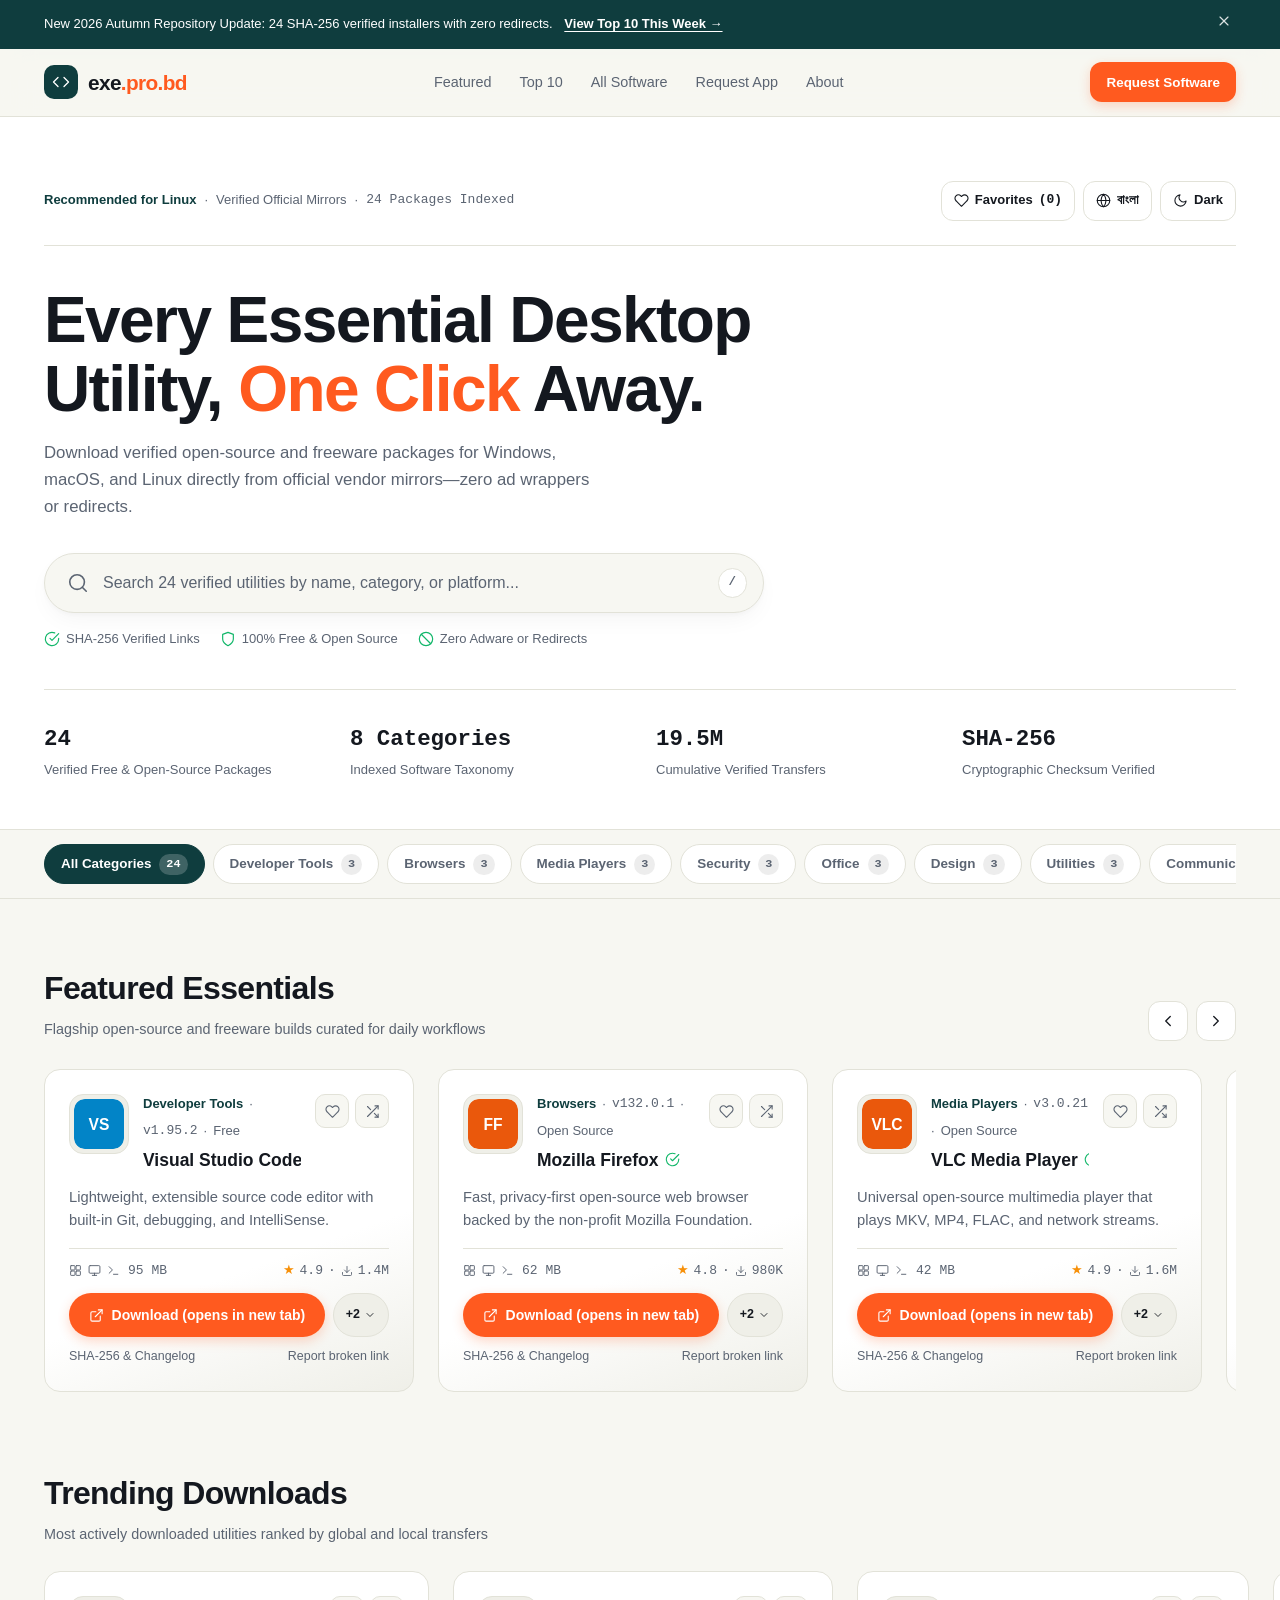
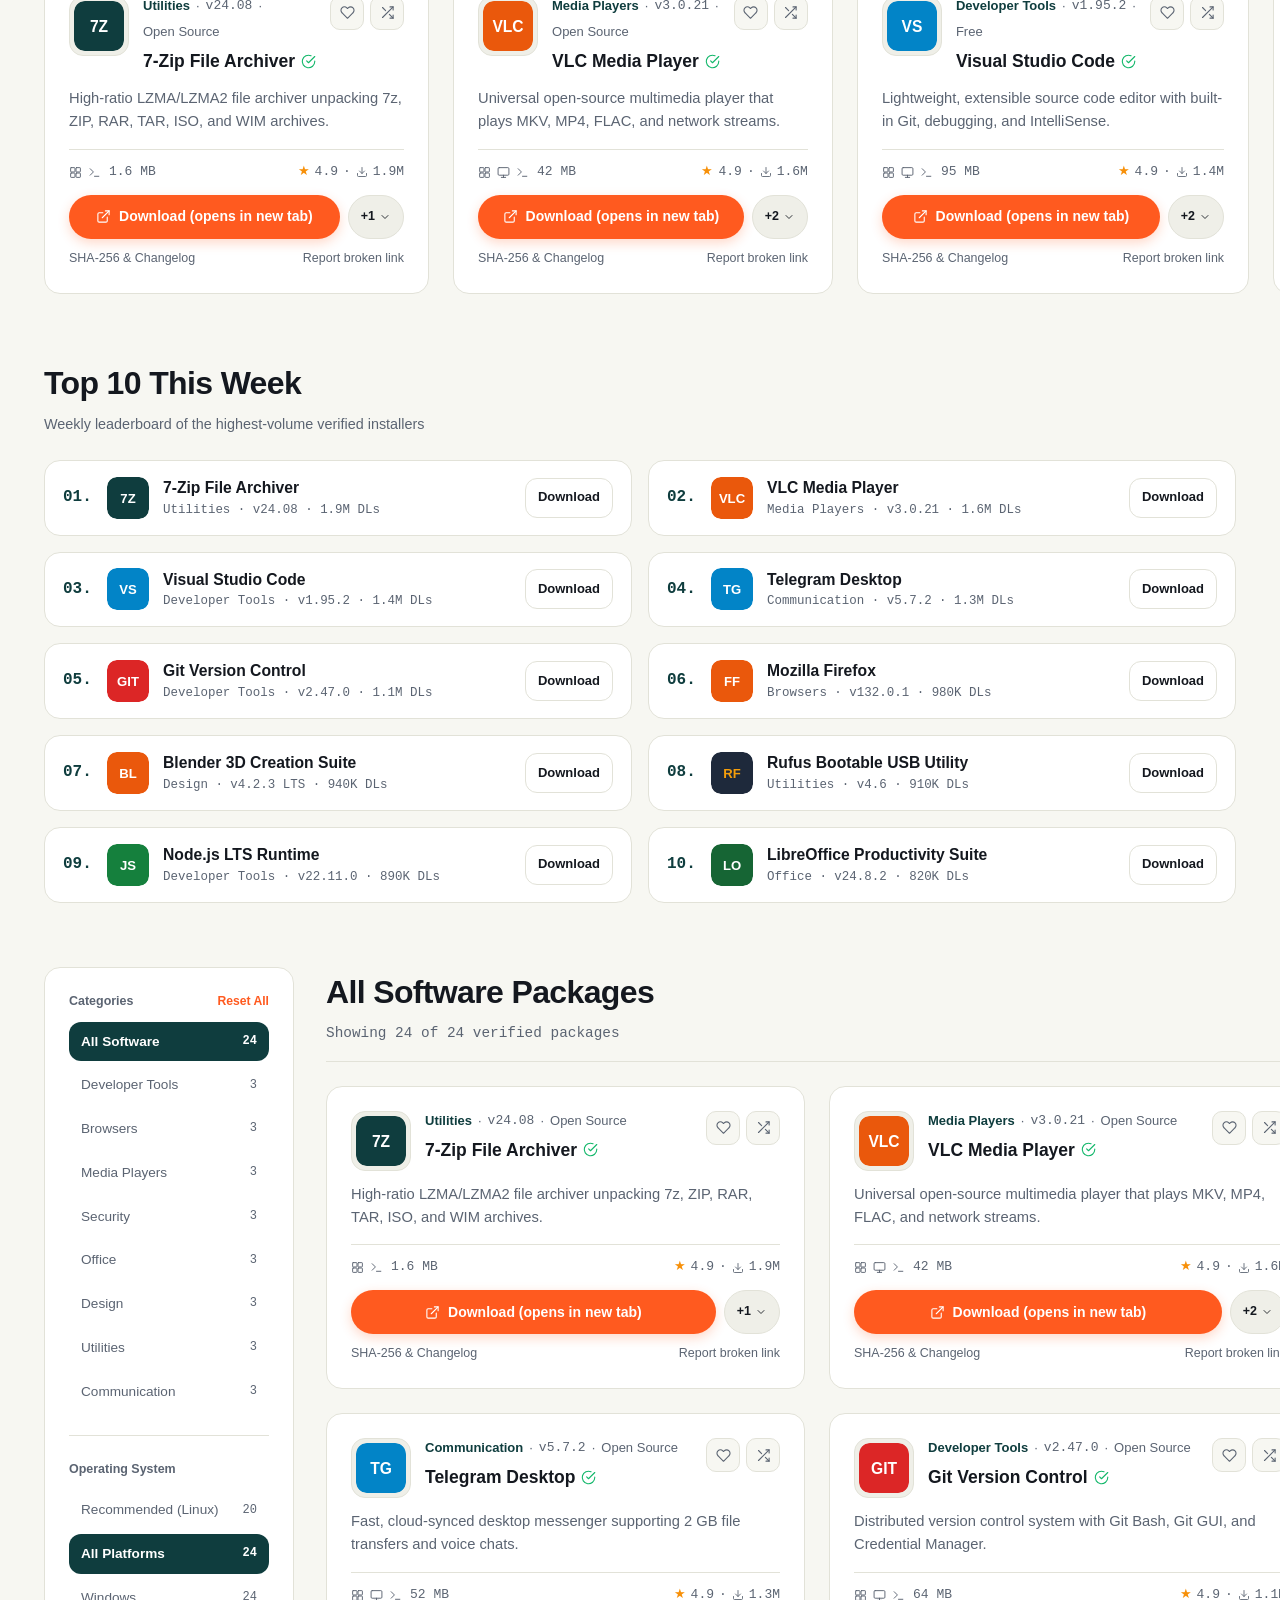
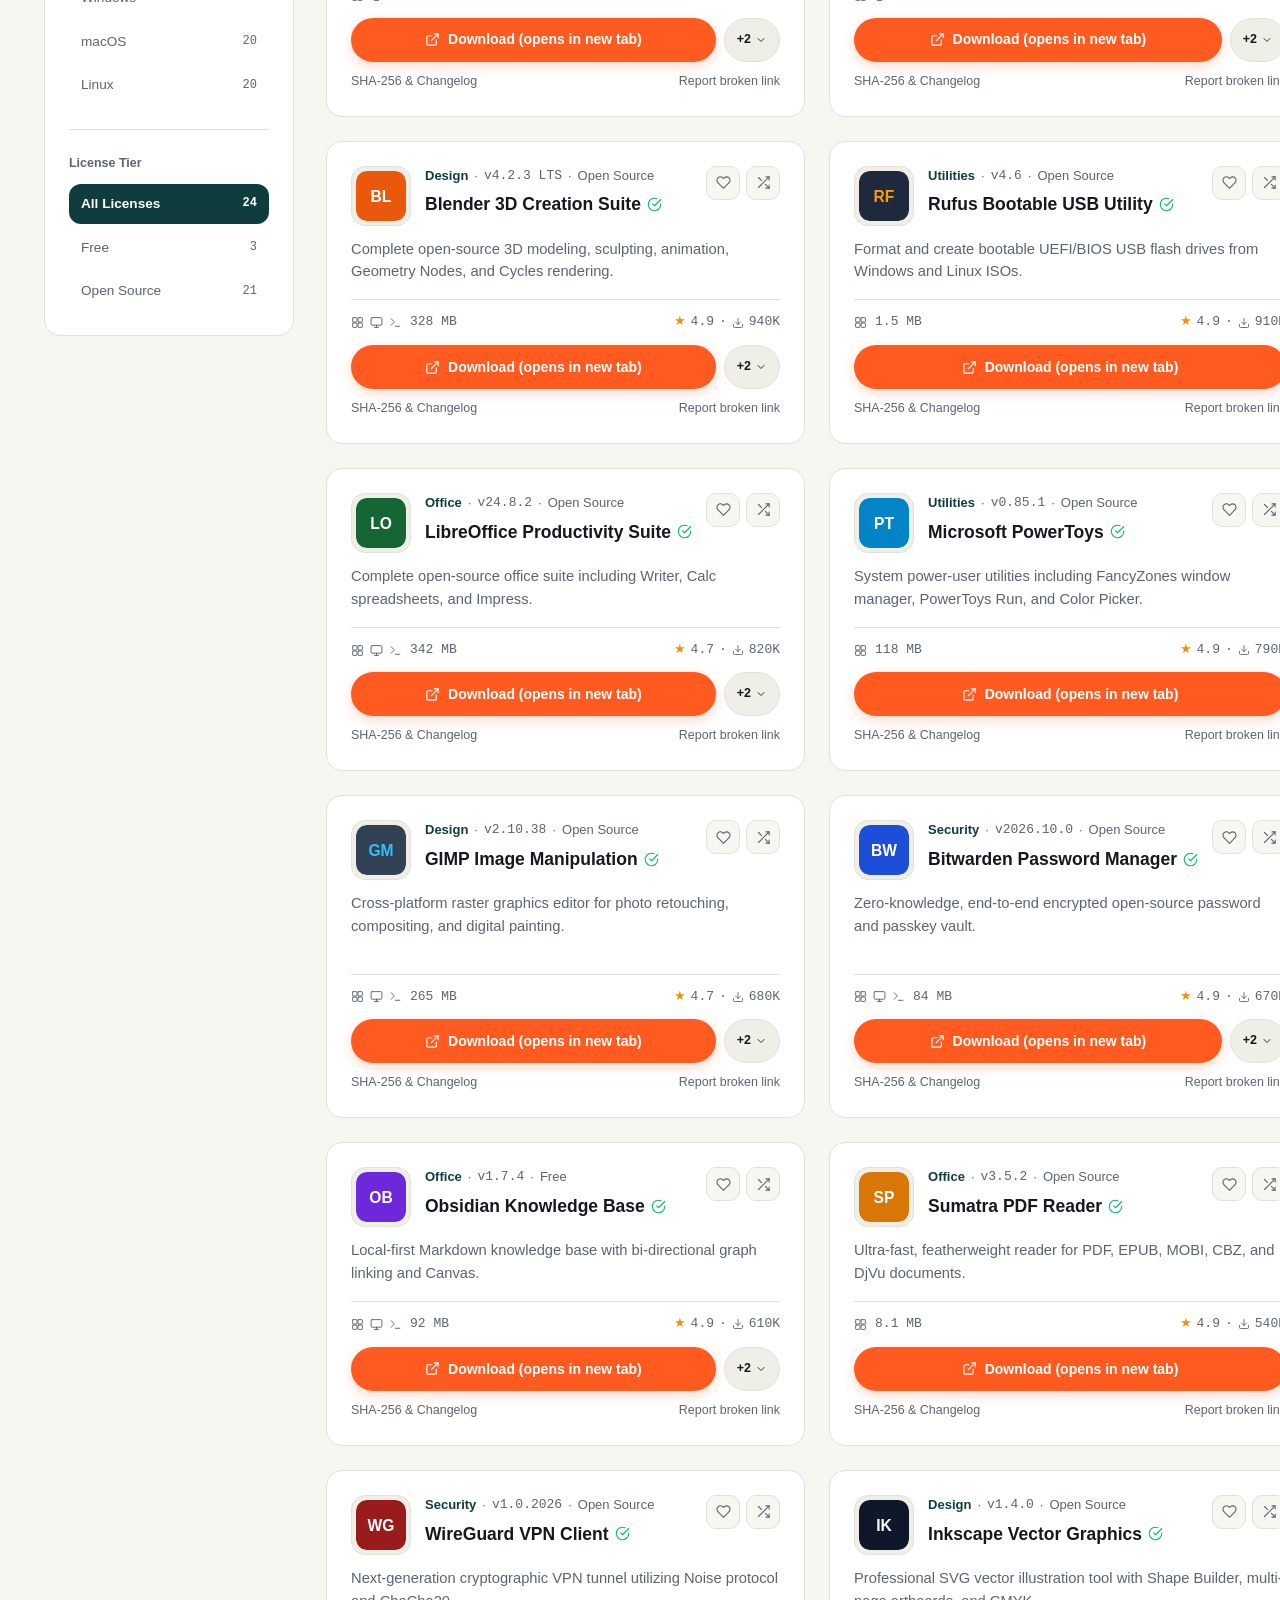
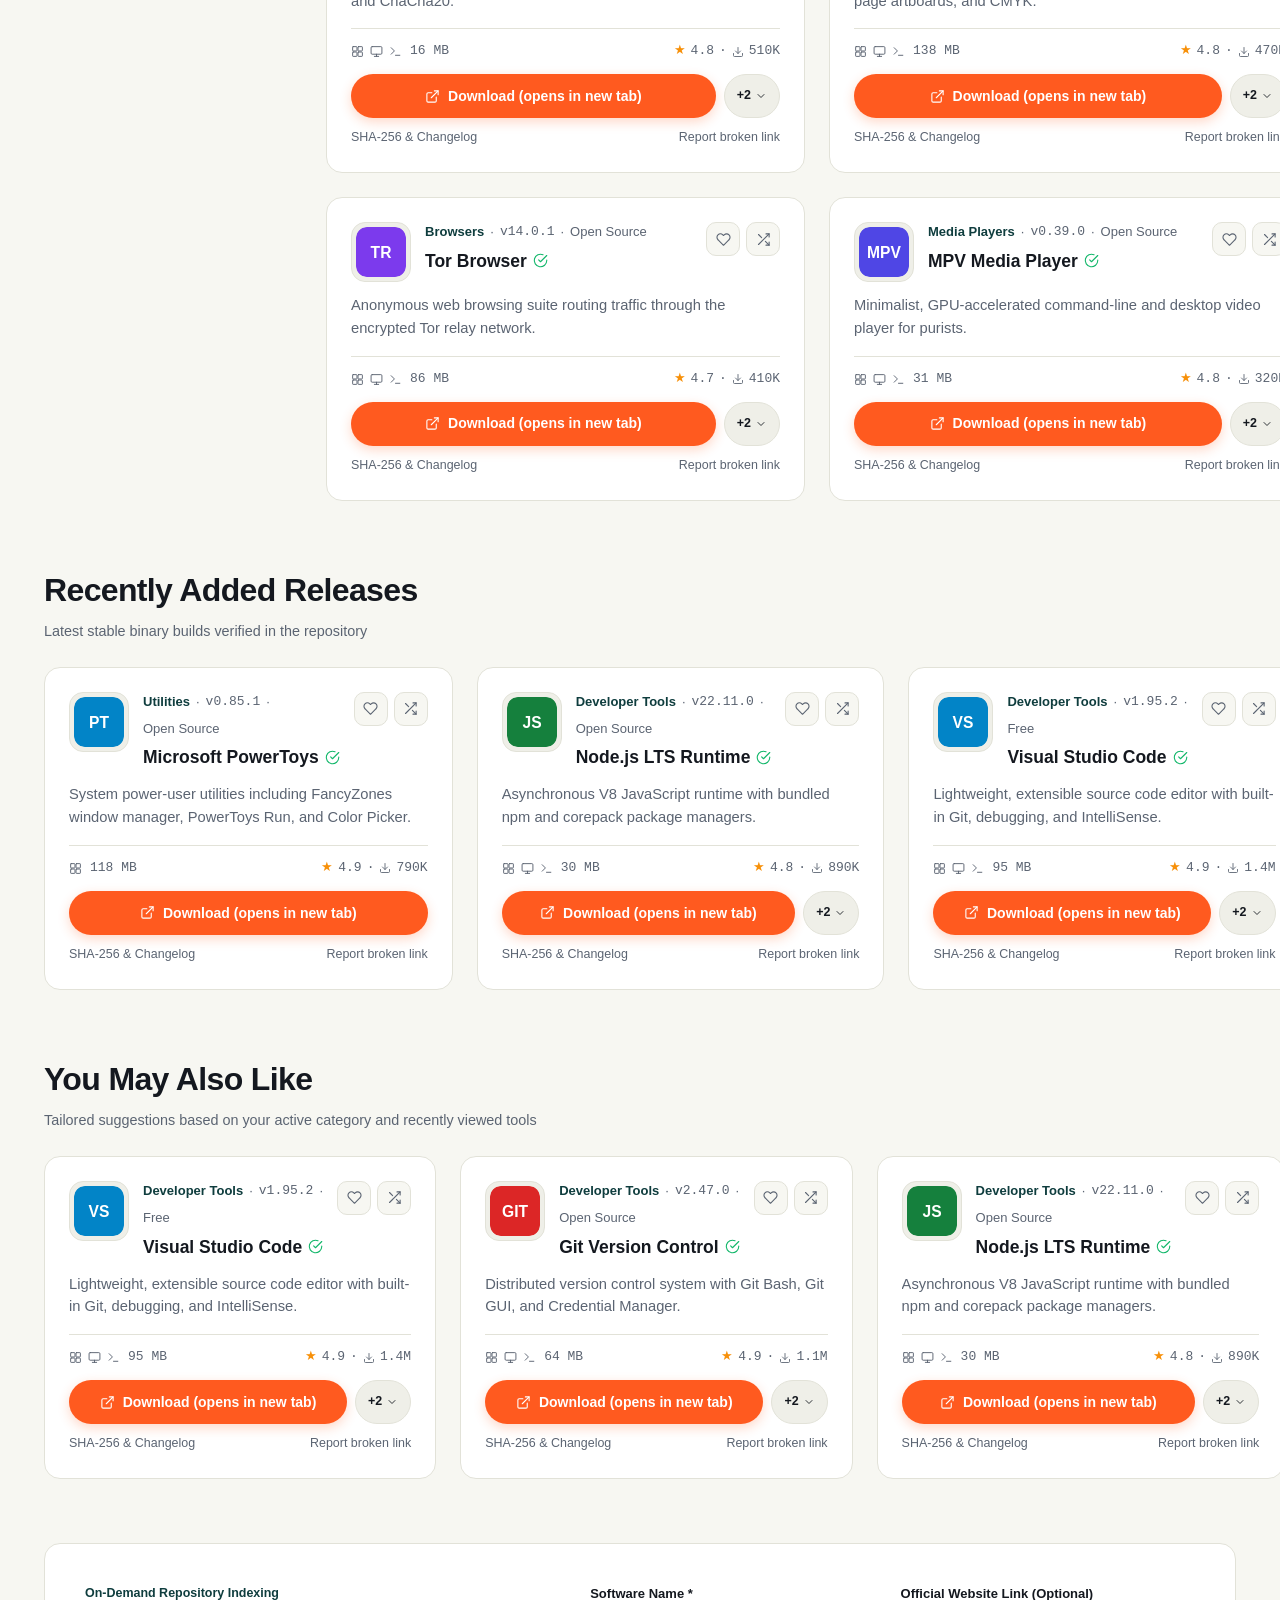
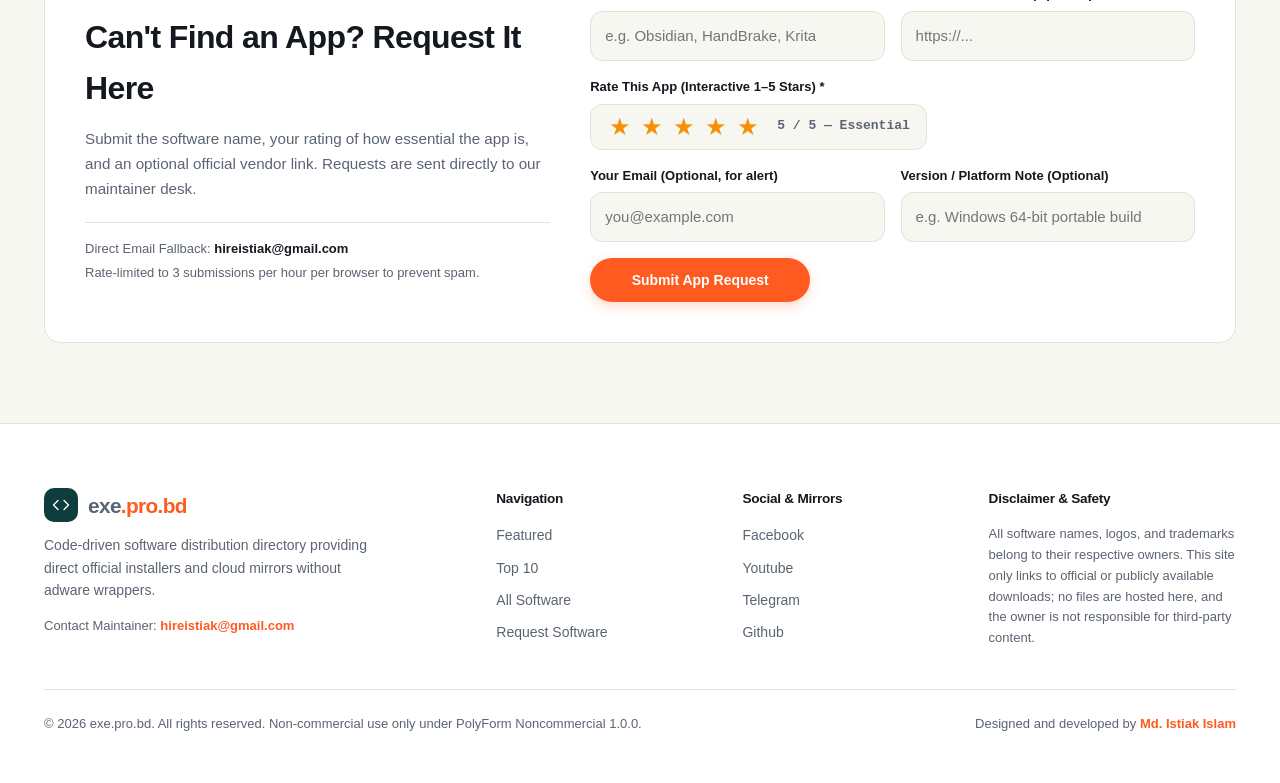
<file: index.html>
<!DOCTYPE html>
<!--
  exe.pro.bd — Direct Software & Utility Repository
  Required Notice: Copyright (c) 2026 Md. Istiak Islam (hireistiak@gmail.com)
  Designed and developed by Md. Istiak Islam.
  Licensed under the PolyForm Noncommercial License 1.0.0 (see LICENSE and COMMERCIAL-USE.md).
-->
<html lang="en">
<head>
  <meta charset="UTF-8" />
  <meta name="viewport" content="width=device-width, initial-scale=1.0, viewport-fit=cover" />
  <meta http-equiv="Content-Security-Policy" content="default-src 'self'; script-src 'self' 'unsafe-inline'; style-src 'self' 'unsafe-inline' https://fonts.googleapis.com; font-src 'self' https://fonts.gstatic.com data:; img-src 'self' https: http: data: blob:; connect-src 'self' https://script.google.com https://script.googleusercontent.com; manifest-src 'self' blob:; worker-src 'self' blob:; object-src 'none'; base-uri 'self'; form-action 'self' mailto:;" />
  <meta name="referrer" content="strict-origin-when-cross-origin" />
  <title>exe.pro.bd — Direct Software &amp; Utility Repository</title>
  <meta name="description" content="Download verified open-source and freeware desktop software for Windows, macOS, and Linux. Direct official links with zero ad wrappers." />
  <meta property="og:title" content="exe.pro.bd — Direct Software &amp; Utility Repository" />
  <meta property="og:description" content="Download verified open-source and freeware desktop software for Windows, macOS, and Linux. Direct official links with zero ad wrappers." />
  <meta property="og:type" content="website" />
  <meta name="twitter:card" content="summary_large_image" />
  <meta name="theme-color" content="#FF5A1F" />
  <meta name="mobile-web-app-capable" content="yes" />
  <meta name="apple-mobile-web-app-capable" content="yes" />
  <meta name="apple-mobile-web-app-status-bar-style" content="default" />
  <meta name="apple-mobile-web-app-title" content="exe.pro.bd" />

  <link rel="icon" type="image/svg+xml" href="data:image/svg+xml,%3Csvg xmlns='http://www.w3.org/2000/svg' viewBox='0 0 32 32'%3E%3Crect width='32' height='32' rx='8' fill='%23FF5A1F'/%3E%3Cpath d='M10 12l-4 4 4 4M22 12l4 4-4 4M18 10l-4 12' stroke='%23ffffff' stroke-width='2.25' stroke-linecap='round' stroke-linejoin='round' fill='none'/%3E%3C/svg%3E" />
  <link rel="apple-touch-icon" id="apple-touch-icon-link" href="/apple-touch-icon.png" />

  <link rel="preconnect" href="https://fonts.googleapis.com" />
  <link rel="preconnect" href="https://fonts.gstatic.com" crossorigin="anonymous" />
  <link href="https://fonts.googleapis.com/css2?family=Hind+Siliguri:wght@400;500;600;700&family=Inter:wght@400;500;600&family=JetBrains+Mono:wght@400;500;600&family=Plus+Jakarta+Sans:wght@700;800&display=swap" rel="stylesheet" crossorigin="anonymous" />

  <style>
    /* ==========================================================================
       COLOR SYSTEM & DESIGN TOKENS
       ========================================================================== */
    :root {
      --bg: #F7F7F2;
      --surface: #FFFFFF;
      --surface-2: #EFEFE8;
      --border: #E2E2D8;
      --text: #14181F;
      --text-muted: #5B6472;
      --accent: #FF5A1F;
      --accent-hover: #E84A12;
      --accent-soft: #FFE9DF;
      --secondary: #0F3D3E;
      --secondary-text: #FFFFFF;
      --success: #12B76A;
      --success-soft: rgba(18, 183, 106, 0.12);
      --warning: #F79009;
      --warning-soft: rgba(247, 144, 9, 0.14);
      --danger: #F04438;
      --danger-soft: rgba(240, 68, 56, 0.12);

      --bg-header: rgba(247, 247, 242, 0.86);
      --bg-overlay: rgba(20, 24, 31, 0.58);

      --shadow-card: 0 2px 6px rgba(20, 24, 31, 0.03), 0 10px 24px -6px rgba(20, 24, 31, 0.05);
      --shadow-card-hover: 0 12px 28px -6px rgba(20, 24, 31, 0.09), 0 4px 10px rgba(20, 24, 31, 0.04);
      --shadow-modal: 0 24px 48px -12px rgba(20, 24, 31, 0.22);
      --shadow-btn: 0 4px 12px rgba(255, 90, 31, 0.24);
      --inner-highlight: none;

      --font-heading: 'Plus Jakarta Sans', 'Hind Siliguri', -apple-system, BlinkMacSystemFont, sans-serif;
      --font-body: 'Inter', 'Hind Siliguri', -apple-system, BlinkMacSystemFont, sans-serif;
      --font-mono: 'JetBrains Mono', ui-monospace, SFMono-Regular, Menlo, monospace;

      --radius-card: 16px;
      --radius-btn: 12px;
      --radius-chip: 9999px;
      --radius-modal: 24px;

      --space-1: 8px;
      --space-2: 16px;
      --space-3: 24px;
      --space-4: 32px;
      --space-5: 40px;
      --space-6: 48px;
      --space-7: 64px;
      --space-8: 80px;
    }

    html.dark {
      --bg: #0B0F14;
      --surface: #121821;
      --surface-2: #1A222E;
      --border: #263041;
      --text: #F2F4F7;
      --text-muted: #98A2B3;
      --accent: #FF7A45;
      --accent-hover: #FF8F63;
      --accent-soft: #3A2218;
      --secondary: #5EEAD4;
      --secondary-text: #0B0F14;
      --success: #12B76A;
      --success-soft: rgba(18, 183, 106, 0.16);
      --warning: #F79009;
      --warning-soft: rgba(247, 144, 9, 0.18);
      --danger: #F04438;
      --danger-soft: rgba(240, 68, 56, 0.18);

      --bg-header: rgba(11, 15, 20, 0.84);
      --bg-overlay: rgba(5, 8, 12, 0.78);

      --shadow-card: none;
      --shadow-card-hover: 0 10px 28px -8px rgba(0, 0, 0, 0.5);
      --shadow-modal: 0 28px 60px -12px rgba(0, 0, 0, 0.75);
      --shadow-btn: 0 4px 14px rgba(255, 122, 69, 0.22);
      --inner-highlight: inset 0 1px 0 rgba(255, 255, 255, 0.05);
    }

    /* ==========================================================================
       RESET & TYPOGRAPHY HIERARCHY
       ========================================================================== */
    *, *::before, *::after {
      box-sizing: border-box;
      margin: 0;
      padding: 0;
    }

    html {
      scroll-behavior: smooth;
      font-size: 16px;
    }

    body {
      font-family: var(--font-body);
      font-size: 0.96875rem; /* 15.5px desktop, never below 15px on mobile */
      background-color: var(--bg);
      color: var(--text);
      line-height: 1.6;
      -webkit-font-smoothing: antialiased;
      overflow-x: hidden;
      transition: background-color 0.2s ease-out, color 0.2s ease-out;
      padding-bottom: env(safe-area-inset-bottom, 0px);
    }

    html[lang="bn"] body {
      font-family: 'Hind Siliguri', var(--font-body);
      line-height: 1.7;
    }

    h1, h2, h3, h4, .brand-font {
      font-family: var(--font-heading);
      font-weight: 800;
      letter-spacing: -0.02em;
      color: var(--text);
    }

    html[lang="bn"] h1,
    html[lang="bn"] h2,
    html[lang="bn"] h3 {
      font-family: 'Hind Siliguri', var(--font-heading);
      line-height: 1.35;
    }

    .tabular {
      font-variant-numeric: tabular-nums;
    }

    .mono-tag {
      font-family: var(--font-mono);
      font-variant-numeric: tabular-nums;
    }

    a {
      color: inherit;
      text-decoration: none;
    }

    button, input, select, textarea {
      font: inherit;
      color: inherit;
    }

    button {
      cursor: pointer;
      background: none;
      border: none;
      transition: transform 0.15s ease-out, background-color 0.18s ease-out, border-color 0.18s ease-out, color 0.18s ease-out, box-shadow 0.18s ease-out;
    }

    button:active:not(:disabled) {
      transform: scale(0.97);
    }

    button:focus-visible, a:focus-visible, input:focus-visible, select:focus-visible, textarea:focus-visible {
      outline: 2px solid var(--accent);
      outline-offset: 2px;
    }

    mark.search-hl {
      background-color: var(--accent-soft);
      color: var(--accent);
      font-weight: 600;
      border-radius: 4px;
      padding: 0 3px;
    }

    .container {
      max-width: 1240px;
      margin: 0 auto;
      padding: 0 var(--space-3);
    }

    /* Consistent inline SVG icon stroke rule */
    .ui-svg {
      stroke: currentColor;
      stroke-width: 1.75;
      stroke-linecap: round;
      stroke-linejoin: round;
      fill: none;
      flex-shrink: 0;
    }

    /* ==========================================================================
       ANNOUNCEMENT BANNER
       ========================================================================== */
    .announcement-bar {
      background: var(--secondary);
      color: var(--secondary-text);
      font-size: 0.8125rem;
      font-weight: 500;
      padding: 9px 0;
      display: none;
    }

    .announcement-bar.visible {
      display: block;
    }

    .announcement-inner {
      display: flex;
      align-items: center;
      justify-content: space-between;
      gap: 12px;
    }

    .announcement-link {
      color: inherit;
      font-weight: 700;
      margin-left: 8px;
      text-decoration: underline;
      text-underline-offset: 3px;
      white-space: nowrap;
    }

    /* ==========================================================================
       STICKY TRANSLUCENT HEADER
       ========================================================================== */
    .site-header {
      position: sticky;
      top: 0;
      z-index: 40;
      height: 68px;
      background: var(--bg-header);
      backdrop-filter: blur(16px);
      -webkit-backdrop-filter: blur(16px);
      border-bottom: 1px solid var(--border);
    }

    .header-inner {
      height: 100%;
      display: flex;
      align-items: center;
      justify-content: space-between;
      gap: var(--space-4);
    }

    .brand-link {
      display: inline-flex;
      align-items: center;
      gap: 10px;
      font-family: var(--font-heading);
      font-size: 1.3rem;
      font-weight: 800;
      letter-spacing: -0.03em;
      white-space: nowrap;
      flex-shrink: 0;
    }

    .brand-mark-box {
      width: 34px;
      height: 34px;
      border-radius: 10px;
      background: var(--secondary);
      color: var(--secondary-text);
      display: inline-flex;
      align-items: center;
      justify-content: center;
    }

    .brand-logo-img {
      height: 32px;
      width: auto;
      border-radius: 8px;
      object-fit: contain;
    }

    .brand-accent {
      color: var(--accent);
    }

    .header-nav {
      display: flex;
      align-items: center;
      gap: 28px;
      font-size: 0.9rem;
      font-weight: 500;
      color: var(--text-muted);
    }

    .header-nav a {
      white-space: nowrap;
      flex-shrink: 0;
      padding: 6px 0;
      transition: color 0.15s ease-out;
    }

    .header-nav a:hover {
      color: var(--text);
    }

    .header-actions {
      display: flex;
      align-items: center;
      gap: 10px;
      flex-shrink: 0;
    }

    /* Buttons: Primary (accent), Secondary (outline), Ghost */
    .btn-primary-sm {
      min-height: 40px;
      padding: 0 16px;
      border-radius: var(--radius-btn);
      background: var(--accent);
      color: #FFFFFF;
      font-size: 0.84rem;
      font-weight: 600;
      box-shadow: var(--shadow-btn);
      display: inline-flex;
      align-items: center;
      justify-content: center;
      gap: 7px;
      white-space: nowrap;
      flex-shrink: 0;
    }

    .btn-primary-sm:hover {
      background: var(--accent-hover);
    }

    .theme-btn, .mobile-filter-trigger {
      min-width: 40px;
      min-height: 40px;
      padding: 0 12px;
      border-radius: var(--radius-btn);
      border: 1px solid var(--border);
      background: var(--surface);
      color: var(--text);
      box-shadow: var(--inner-highlight);
      display: inline-flex;
      align-items: center;
      justify-content: center;
      gap: 6px;
      font-size: 0.8125rem;
      font-weight: 600;
      white-space: nowrap;
      flex-shrink: 0;
    }

    .theme-btn:hover, .mobile-filter-trigger:hover {
      background: var(--surface-2);
    }

    .mobile-filter-trigger {
      display: none;
    }

    /* ==========================================================================
       HERO SECTION (48-64PX FLUID HEADLINE, PILL SEARCH, TRUST BADGES)
       ========================================================================== */
    .hero-section {
      position: relative;
      background: var(--surface);
      border-bottom: 1px solid var(--border);
      padding: var(--space-7) 0 var(--space-6);
      overflow: hidden;
    }

    /* Subtle radial glow behind hero in dark mode */
    html.dark .hero-section::before {
      content: "";
      position: absolute;
      top: -120px;
      left: 10%;
      width: 620px;
      height: 420px;
      background: radial-gradient(circle, rgba(255, 122, 69, 0.13) 0%, rgba(11, 15, 20, 0) 70%);
      pointer-events: none;
      z-index: 0;
    }

    .hero-section > .container {
      position: relative;
      z-index: 1;
    }

    .hero-top-utility {
      display: flex;
      flex-wrap: wrap;
      align-items: center;
      justify-content: space-between;
      gap: 12px;
      padding-bottom: var(--space-3);
      margin-bottom: var(--space-5);
      border-bottom: 1px solid var(--border);
    }

    .hero-kicker {
      font-size: 0.8125rem;
      color: var(--text-muted);
      display: flex;
      flex-wrap: wrap;
      align-items: center;
      gap: 8px;
    }

    .hero-kicker strong {
      color: var(--secondary);
      font-weight: 700;
    }

    .utility-controls {
      display: flex;
      flex-wrap: wrap;
      align-items: center;
      gap: 8px;
    }

    .hero-title {
      font-size: clamp(3rem, 5vw, 4rem);
      line-height: 1.08;
      font-weight: 800;
      letter-spacing: -0.025em;
      text-wrap: balance;
      max-width: 20ch;
      margin-bottom: var(--space-2);
    }

    .hero-highlight {
      color: var(--accent);
    }

    .hero-subtitle {
      font-size: 1.05rem;
      color: var(--text-muted);
      max-width: 60ch;
      margin-bottom: var(--space-4);
    }

    /* Pill-shaped Search Bar (60px high) */
    .search-wrapper {
      position: relative;
      max-width: 720px;
    }

    .search-box {
      display: flex;
      align-items: center;
      height: 60px;
      background: var(--bg);
      border: 1.5px solid var(--border);
      border-radius: var(--radius-chip);
      padding: 0 16px 0 22px;
      box-shadow: var(--shadow-card);
      transition: border-color 0.18s ease-out, box-shadow 0.18s ease-out, background-color 0.18s ease-out;
    }

    .search-box:focus-within {
      background: var(--surface);
      border-color: var(--accent);
      box-shadow: 0 0 0 4px var(--accent-soft);
    }

    .search-icon {
      color: var(--text-muted);
      flex-shrink: 0;
      margin-right: 14px;
    }

    .search-input {
      width: 100%;
      border: none;
      background: transparent;
      padding: 12px 0;
      font-size: 1rem;
      color: var(--text);
      outline: none;
    }

    .search-input::placeholder {
      color: var(--text-muted);
    }

    .search-clear-btn {
      padding: 6px 12px;
      font-size: 0.78rem;
      font-weight: 600;
      color: var(--text-muted);
      background: var(--surface-2);
      border-radius: var(--radius-chip);
      margin-left: 8px;
      display: none;
      white-space: nowrap;
    }

    .search-kbd {
      font-family: var(--font-mono);
      font-size: 0.78rem;
      font-weight: 600;
      color: var(--text-muted);
      border: 1px solid var(--border);
      background: var(--surface);
      padding: 4px 10px;
      border-radius: 999px;
      margin-left: 10px;
      user-select: none;
    }

    /* Trust Markers under Search Bar */
    .hero-trust-row {
      display: flex;
      flex-wrap: wrap;
      align-items: center;
      gap: 20px;
      margin-top: var(--space-2);
      font-size: 0.8125rem;
      font-weight: 500;
      color: var(--text-muted);
    }

    .trust-item {
      display: inline-flex;
      align-items: center;
      gap: 6px;
    }

    .trust-item svg {
      color: var(--success);
    }

    /* Search Suggestions Dropdown */
    .search-suggestions {
      position: absolute;
      top: calc(100% + 8px);
      left: 0;
      right: 0;
      background: var(--surface);
      border: 1px solid var(--border);
      border-radius: var(--radius-card);
      box-shadow: var(--shadow-modal);
      z-index: 50;
      overflow: hidden;
      display: none;
    }

    .search-suggestions.open {
      display: block;
    }

    .suggestion-group-header {
      padding: 10px 18px;
      font-size: 0.75rem;
      font-weight: 600;
      color: var(--text-muted);
      background: var(--surface-2);
      display: flex;
      align-items: center;
      justify-content: space-between;
    }

    .suggestion-item {
      width: 100%;
      padding: 12px 18px;
      display: flex;
      align-items: center;
      justify-content: space-between;
      gap: 12px;
      text-align: left;
      font-size: 0.9rem;
      border-bottom: 1px solid var(--border);
    }

    .suggestion-item:last-child {
      border-bottom: none;
    }

    .suggestion-item:hover,
    .suggestion-item.active {
      background: var(--accent-soft);
    }

    .suggestion-item-left {
      display: flex;
      align-items: center;
      gap: 12px;
      min-width: 0;
    }

    .suggestion-icon {
      width: 32px;
      height: 32px;
      border-radius: 8px;
      flex-shrink: 0;
      object-fit: cover;
    }

    .suggestion-meta {
      font-size: 0.78rem;
      color: var(--text-muted);
      white-space: nowrap;
      flex-shrink: 0;
    }

    /* Repository Stats Strip */
    .hero-stats-bar {
      margin-top: var(--space-5);
      padding-top: var(--space-4);
      border-top: 1px solid var(--border);
      display: grid;
      grid-template-columns: repeat(4, 1fr);
      gap: var(--space-4);
    }

    .stat-val {
      font-family: var(--font-mono);
      font-variant-numeric: tabular-nums;
      font-size: 1.4rem;
      font-weight: 700;
      color: var(--text);
    }

    .stat-label {
      font-size: 0.8125rem;
      color: var(--text-muted);
      margin-top: 2px;
    }

    /* ==========================================================================
       CATEGORY CHIPS STRIP (FILLED --SECONDARY WHEN ACTIVE)
       ========================================================================== */
    .category-strip-wrapper {
      background: var(--bg);
      border-bottom: 1px solid var(--border);
      padding: 14px 0;
    }

    .category-strip {
      display: flex;
      align-items: center;
      gap: 8px;
      overflow-x: auto;
      scrollbar-width: none;
    }

    .category-strip::-webkit-scrollbar {
      display: none;
    }

    .cat-tab-btn {
      padding: 8px 16px;
      min-height: 40px;
      border-radius: var(--radius-chip);
      font-size: 0.84rem;
      font-weight: 600;
      color: var(--text-muted);
      background: var(--surface);
      border: 1px solid var(--border);
      white-space: nowrap;
      flex-shrink: 0;
      display: inline-flex;
      align-items: center;
      gap: 8px;
    }

    .cat-tab-btn:hover {
      background: var(--surface-2);
      color: var(--text);
    }

    .cat-tab-btn.active {
      background: var(--secondary);
      color: var(--secondary-text);
      border-color: var(--secondary);
    }

    .cat-count {
      font-family: var(--font-mono);
      font-variant-numeric: tabular-nums;
      font-size: 0.74rem;
      padding: 1px 7px;
      border-radius: var(--radius-chip);
      background: rgba(128, 128, 128, 0.14);
    }

    .cat-tab-btn.active .cat-count {
      background: rgba(255, 255, 255, 0.2);
      color: inherit;
    }

    /* ==========================================================================
       SECTIONS & GENEROUS WHITESPACE (64-80PX DESKTOP)
       ========================================================================== */
    .section-block {
      padding: var(--space-7) 0 0;
    }

    .section-header {
      display: flex;
      align-items: flex-end;
      justify-content: space-between;
      gap: var(--space-3);
      margin-bottom: var(--space-3);
    }

    .section-title {
      font-size: clamp(1.75rem, 2.5vw, 2rem); /* 28-32px */
      font-weight: 800;
      color: var(--text);
    }

    .section-subtitle {
      font-size: 0.9rem;
      color: var(--text-muted);
      margin-top: 4px;
    }

    .carousel-controls {
      display: flex;
      gap: 8px;
      flex-shrink: 0;
    }

    .icon-btn {
      width: 40px;
      height: 40px;
      border-radius: var(--radius-btn);
      border: 1px solid var(--border);
      background: var(--surface);
      color: var(--text);
      display: inline-flex;
      align-items: center;
      justify-content: center;
    }

    .icon-btn:hover {
      background: var(--surface-2);
    }

    .featured-carousel {
      display: flex;
      gap: var(--space-3);
      overflow-x: auto;
      scroll-snap-type: x mandatory;
      scrollbar-width: none;
      padding: 4px 2px 12px;
    }

    .featured-carousel::-webkit-scrollbar {
      display: none;
    }

    .featured-slot {
      min-width: 350px;
      max-width: 370px;
      flex-shrink: 0;
      scroll-snap-align: start;
    }

    .featured-slot .sw-card {
      background: linear-gradient(160deg, var(--surface) 60%, var(--surface-2) 100%);
    }

    /* Top 10 This Week Leaderboard */
    .top10-grid {
      display: grid;
      grid-template-columns: repeat(2, 1fr);
      gap: var(--space-2);
    }

    .top10-row {
      background: var(--surface);
      border: 1px solid var(--border);
      border-radius: var(--radius-card);
      box-shadow: var(--shadow-card), var(--inner-highlight);
      padding: 14px 18px;
      display: flex;
      align-items: center;
      justify-content: space-between;
      gap: 14px;
      transition: transform 0.2s ease-out, border-color 0.2s ease-out;
    }

    .top10-row:hover {
      transform: translateY(-2px);
      border-color: var(--accent-soft);
    }

    .top10-rank {
      font-family: var(--font-mono);
      font-variant-numeric: tabular-nums;
      font-size: 1rem;
      font-weight: 700;
      color: var(--secondary);
      width: 30px;
      flex-shrink: 0;
    }

    /* ==========================================================================
       DIRECTORY LAYOUT (SIDEBAR + GRID)
       ========================================================================== */
    .directory-layout {
      display: grid;
      grid-template-columns: 250px 1fr;
      gap: var(--space-4);
      align-items: start;
    }

    .directory-sidebar {
      position: sticky;
      top: 88px;
      background: var(--surface);
      border: 1px solid var(--border);
      border-radius: var(--radius-card);
      box-shadow: var(--shadow-card), var(--inner-highlight);
      padding: var(--space-3);
    }

    .sidebar-group {
      margin-bottom: var(--space-3);
      padding-bottom: var(--space-3);
      border-bottom: 1px solid var(--border);
    }

    .sidebar-group:last-child {
      margin-bottom: 0;
      padding-bottom: 0;
      border-bottom: none;
    }

    .sidebar-heading {
      font-size: 0.78rem;
      font-weight: 700;
      color: var(--text-muted);
      margin-bottom: 10px;
      display: flex;
      align-items: center;
      justify-content: space-between;
    }

    .sidebar-list {
      display: flex;
      flex-direction: column;
      gap: 4px;
    }

    .sidebar-btn {
      width: 100%;
      padding: 9px 12px;
      border-radius: var(--radius-btn);
      font-size: 0.85rem;
      font-weight: 500;
      color: var(--text-muted);
      display: flex;
      align-items: center;
      justify-content: space-between;
      text-align: left;
    }

    .sidebar-btn:hover {
      background: var(--surface-2);
      color: var(--text);
    }

    .sidebar-btn.active {
      background: var(--secondary);
      color: var(--secondary-text);
      font-weight: 600;
    }

    .directory-toolbar {
      display: flex;
      flex-wrap: wrap;
      align-items: center;
      justify-content: space-between;
      gap: var(--space-2);
      margin-bottom: var(--space-3);
      padding-bottom: var(--space-2);
      border-bottom: 1px solid var(--border);
    }

    .toolbar-controls {
      display: flex;
      flex-wrap: wrap;
      align-items: center;
      gap: 10px;
    }

    .select-control {
      background: var(--surface);
      border: 1px solid var(--border);
      border-radius: var(--radius-btn);
      padding: 8px 14px;
      min-height: 42px;
      font-size: 0.85rem;
      font-weight: 600;
      color: var(--text);
    }

    /* ==========================================================================
       SOFTWARE CARDS (LARGE 60PX ICON, HOVER LIFT 4PX, ACCENT PILL DOWNLOAD)
       ========================================================================== */
    .software-grid {
      display: grid;
      grid-template-columns: repeat(3, 1fr);
      gap: var(--space-3);
    }

    .compact-strip-grid {
      display: grid;
      grid-template-columns: repeat(4, 1fr);
      gap: var(--space-3);
    }

    @keyframes fadeUpCard {
      from {
        opacity: 0;
        transform: translateY(10px);
      }
      to {
        opacity: 1;
        transform: translateY(0);
      }
    }

    .sw-card {
      background: var(--surface);
      border: 1px solid var(--border);
      border-radius: var(--radius-card);
      box-shadow: var(--shadow-card), var(--inner-highlight);
      padding: var(--space-3);
      display: flex;
      flex-direction: column;
      justify-content: space-between;
      gap: var(--space-2);
      transition: transform 0.2s ease-out, border-color 0.2s ease-out, box-shadow 0.2s ease-out;
      animation: fadeUpCard 0.24s ease-out backwards;
    }

    .sw-card:hover {
      transform: translateY(-4px);
      border-color: var(--accent-soft);
      box-shadow: var(--shadow-card-hover), var(--inner-highlight);
    }

    .sw-card-top {
      display: flex;
      align-items: flex-start;
      gap: 14px;
    }

    .sw-icon-wrap {
      width: 60px;
      height: 60px;
      border-radius: 14px;
      background: var(--surface-2);
      border: 1px solid var(--border);
      padding: 4px;
      display: flex;
      align-items: center;
      justify-content: center;
      flex-shrink: 0;
      overflow: hidden;
      cursor: pointer;
    }

    .sw-icon-img {
      width: 100%;
      height: 100%;
      border-radius: 10px;
      object-fit: cover;
      transition: transform 0.2s ease-out;
    }

    .sw-card:hover .sw-icon-img {
      transform: scale(1.06);
    }

    .sw-icon-fallback {
      font-family: var(--font-heading);
      font-size: 1.15rem;
      font-weight: 800;
      color: var(--secondary);
      user-select: none;
    }

    .sw-header-info {
      min-width: 0;
      flex: 1;
    }

    .sw-meta-line {
      font-size: 0.8125rem; /* 13px */
      color: var(--text-muted);
      display: flex;
      flex-wrap: wrap;
      align-items: center;
      gap: 6px;
      margin-bottom: 4px;
    }

    .sw-meta-cat {
      color: var(--secondary);
      font-weight: 600;
    }

    .sw-title-btn {
      text-align: left;
      font-family: var(--font-heading);
      font-size: 1.09375rem; /* 17.5px */
      font-weight: 700;
      color: var(--text);
      display: inline-flex;
      align-items: center;
      gap: 6px;
      max-width: 100%;
      white-space: nowrap;
      overflow: hidden;
      text-overflow: ellipsis;
    }

    .sw-title-btn:hover {
      color: var(--accent);
    }

    .verified-check {
      color: var(--success);
      display: inline-flex;
      align-items: center;
      flex-shrink: 0;
    }

    .sw-card-quick-tools {
      display: flex;
      align-items: center;
      gap: 6px;
      flex-shrink: 0;
    }

    .tool-icon-btn {
      width: 34px;
      height: 34px;
      border-radius: 10px;
      border: 1px solid var(--border);
      background: var(--bg);
      color: var(--text-muted);
      display: inline-flex;
      align-items: center;
      justify-content: center;
    }

    .tool-icon-btn:hover {
      color: var(--text);
      background: var(--surface-2);
    }

    .tool-icon-btn.active-fav {
      color: var(--danger);
      border-color: var(--danger);
      background: var(--danger-soft);
    }

    .tool-icon-btn.active-cmp {
      color: var(--accent);
      border-color: var(--accent);
      background: var(--accent-soft);
    }

    .sw-desc {
      font-size: 0.92rem;
      color: var(--text-muted);
      display: -webkit-box;
      -webkit-line-clamp: 2;
      -webkit-box-orient: vertical;
      overflow: hidden;
      line-height: 1.55;
    }

    .sw-specs-line {
      font-size: 0.8125rem;
      color: var(--text-muted);
      padding-top: 12px;
      border-top: 1px solid var(--border);
      display: flex;
      align-items: center;
      justify-content: space-between;
      gap: 8px;
    }

    .platform-icons-inline {
      display: inline-flex;
      align-items: center;
      gap: 6px;
      color: var(--text-muted);
    }

    .dl-action-row {
      display: flex;
      align-items: center;
      gap: 8px;
      position: relative;
    }

    .dl-primary-btn {
      flex: 1;
      min-height: 44px;
      padding: 10px 16px;
      border-radius: var(--radius-chip);
      background: var(--accent);
      color: #FFFFFF;
      font-size: 0.875rem;
      font-weight: 600;
      box-shadow: var(--shadow-btn);
      display: inline-flex;
      align-items: center;
      justify-content: center;
      gap: 8px;
      white-space: nowrap;
      overflow: hidden;
      text-overflow: ellipsis;
    }

    .dl-primary-btn:hover:not(:disabled) {
      background: var(--accent-hover);
    }

    .dl-primary-btn:disabled {
      background: var(--surface-2);
      color: var(--text-muted);
      box-shadow: none;
      border: 1px solid var(--border);
      cursor: not-allowed;
    }

    .dl-versions-toggle {
      min-width: 44px;
      min-height: 44px;
      padding: 0 12px;
      border-radius: var(--radius-chip);
      border: 1px solid var(--border);
      background: var(--surface-2);
      color: var(--text);
      font-size: 0.78rem;
      font-weight: 600;
      display: inline-flex;
      align-items: center;
      justify-content: center;
      gap: 4px;
      flex-shrink: 0;
    }

    .dl-versions-toggle:hover {
      border-color: var(--accent);
    }

    .dl-dropdown-menu {
      position: absolute;
      bottom: calc(100% + 8px);
      right: 0;
      min-width: 250px;
      background: var(--surface);
      border: 1px solid var(--border);
      border-radius: var(--radius-card);
      box-shadow: var(--shadow-modal);
      padding: 8px;
      z-index: 30;
      display: none;
    }

    .dl-dropdown-menu.open {
      display: block;
    }

    .dl-dropdown-item {
      width: 100%;
      padding: 10px 12px;
      border-radius: 10px;
      font-size: 0.8125rem;
      text-align: left;
      display: flex;
      align-items: center;
      justify-content: space-between;
      gap: 10px;
      color: var(--text);
    }

    .dl-dropdown-item:hover:not(:disabled) {
      background: var(--accent-soft);
      color: var(--accent);
    }

    .card-bottom-links {
      display: flex;
      align-items: center;
      justify-content: space-between;
      margin-top: 10px;
      font-size: 0.78rem;
      color: var(--text-muted);
    }

    .card-bottom-links button:hover {
      color: var(--text);
      text-decoration: underline;
    }

    /* ==========================================================================
       REQUEST APP SECTION WITH INTERACTIVE STAR-RATING INPUT FIELD
       ========================================================================== */
    .request-section-card {
      background: var(--surface);
      border: 1px solid var(--border);
      border-radius: var(--radius-card);
      box-shadow: var(--shadow-card), var(--inner-highlight);
      padding: var(--space-5);
      display: grid;
      grid-template-columns: 1fr 1.3fr;
      gap: var(--space-5);
      align-items: start;
    }

    .form-grid {
      display: grid;
      grid-template-columns: 1fr 1fr;
      gap: var(--space-2);
    }

    .form-field {
      margin-bottom: var(--space-2);
    }

    .form-label {
      display: block;
      font-size: 0.8125rem;
      font-weight: 600;
      color: var(--text);
      margin-bottom: 6px;
    }

    .form-input, .form-textarea, .form-select {
      width: 100%;
      background: var(--bg);
      border: 1px solid var(--border);
      border-radius: var(--radius-btn);
      padding: 12px 14px;
      font-size: 0.9375rem;
      color: var(--text);
      transition: border-color 0.15s ease-out, background-color 0.15s ease-out;
    }

    .form-input:focus, .form-textarea:focus, .form-select:focus {
      background: var(--surface);
      border-color: var(--accent);
      outline: none;
    }

    .star-rating-widget {
      display: inline-flex;
      align-items: center;
      gap: 6px;
      background: var(--bg);
      border: 1px solid var(--border);
      padding: 8px 16px;
      border-radius: var(--radius-btn);
    }

    .star-btn {
      font-size: 1.5rem;
      line-height: 1;
      color: var(--border);
      padding: 2px;
    }

    .star-btn.filled,
    .star-btn.hover-preview {
      color: var(--warning);
    }

    .star-btn:hover {
      transform: scale(1.15);
    }

    .star-rating-caption {
      font-size: 0.8125rem;
      font-weight: 600;
      color: var(--text-muted);
      margin-left: 10px;
    }

    .hp-trap {
      position: absolute !important;
      left: -9999px !important;
      width: 1px !important;
      height: 1px !important;
      overflow: hidden !important;
      opacity: 0 !important;
      pointer-events: none !important;
    }

    /* ==========================================================================
       FLOATING COMPARE TRAY
       ========================================================================== */
    .compare-tray {
      position: fixed;
      bottom: 24px;
      left: 50%;
      transform: translateX(-50%);
      z-index: 50;
      background: var(--surface);
      border: 1.5px solid var(--secondary);
      border-radius: var(--radius-chip);
      box-shadow: var(--shadow-modal);
      padding: 10px 20px;
      display: none;
      align-items: center;
      gap: 14px;
      max-width: 94vw;
    }

    .compare-tray.visible {
      display: flex;
    }

    .compare-chips {
      display: flex;
      align-items: center;
      gap: 8px;
      flex-wrap: wrap;
    }

    .compare-chip {
      font-size: 0.8125rem;
      font-weight: 600;
      background: var(--surface-2);
      padding: 5px 12px;
      border-radius: var(--radius-chip);
      display: inline-flex;
      align-items: center;
      gap: 6px;
    }

    /* ==========================================================================
       DETAILS MODAL (2-COLUMN DESKTOP, BOTTOM-SHEET MOBILE + STICKY DL BAR)
       ========================================================================== */
    .modal-backdrop {
      position: fixed;
      inset: 0;
      z-index: 60;
      background: var(--bg-overlay);
      backdrop-filter: blur(6px);
      -webkit-backdrop-filter: blur(6px);
      display: none;
      align-items: center;
      justify-content: center;
      padding: var(--space-3);
      overflow-y: auto;
    }

    .modal-backdrop.open {
      display: flex;
    }

    .modal-dialog {
      background: var(--surface);
      border: 1px solid var(--border);
      border-radius: var(--radius-modal);
      max-width: 980px;
      width: 100%;
      max-height: 90vh;
      overflow-y: auto;
      box-shadow: var(--shadow-modal), var(--inner-highlight);
      padding: var(--space-5);
      position: relative;
      animation: springModalOpen 0.22s cubic-bezier(0.16, 1, 0.3, 1);
    }

    .modal-dialog.modal-sm {
      max-width: 540px;
    }

    @keyframes springModalOpen {
      from {
        opacity: 0;
        transform: scale(0.96) translateY(8px);
      }
      to {
        opacity: 1;
        transform: scale(1) translateY(0);
      }
    }

    .modal-top-bar {
      display: flex;
      align-items: flex-start;
      justify-content: space-between;
      gap: var(--space-3);
      padding-bottom: var(--space-3);
      border-bottom: 1px solid var(--border);
    }

    /* Two-column modal layout on desktop (info left, gallery right) */
    .modal-split-body {
      display: grid;
      grid-template-columns: 1.05fr 0.95fr;
      gap: var(--space-4);
      margin: var(--space-4) 0;
      align-items: start;
    }

    .modal-gallery {
      position: relative;
      border-radius: var(--radius-card);
      border: 1px solid var(--border);
      background: var(--surface-2);
      overflow: hidden;
    }

    .modal-slide-img {
      width: 100%;
      aspect-ratio: 16 / 9;
      object-fit: cover;
      display: block;
    }

    .gallery-nav-btn {
      position: absolute;
      top: 50%;
      transform: translateY(-50%);
      width: 38px;
      height: 38px;
      border-radius: 50%;
      background: var(--surface);
      border: 1px solid var(--border);
      color: var(--text);
      display: flex;
      align-items: center;
      justify-content: center;
      box-shadow: var(--shadow-card);
    }

    .gallery-nav-btn.prev { left: 12px; }
    .gallery-nav-btn.next { right: 12px; }

    .gallery-dots {
      display: flex;
      justify-content: center;
      gap: 6px;
      padding: 10px;
      background: var(--surface);
      border-top: 1px solid var(--border);
    }

    .gallery-dot {
      width: 8px;
      height: 8px;
      border-radius: 50%;
      background: var(--border);
    }

    .gallery-dot.active {
      background: var(--accent);
      width: 22px;
      border-radius: 4px;
    }

    .modal-specs-grid {
      display: grid;
      grid-template-columns: repeat(2, 1fr);
      gap: 12px;
      padding: var(--space-2) 0;
      margin: var(--space-2) 0;
      border-top: 1px solid var(--border);
      border-bottom: 1px solid var(--border);
      font-size: 0.84rem;
    }

    .modal-dl-table, .compare-table {
      width: 100%;
      border-collapse: collapse;
      margin-top: 12px;
      font-size: 0.85rem;
    }

    .modal-dl-table th,
    .modal-dl-table td,
    .compare-table th,
    .compare-table td {
      padding: 12px;
      text-align: left;
      border-bottom: 1px solid var(--border);
      vertical-align: middle;
    }

    .modal-dl-table th,
    .compare-table th {
      font-size: 0.78rem;
      color: var(--text-muted);
      font-weight: 600;
      background: var(--surface-2);
    }

    .sha-box {
      background: var(--bg);
      border: 1px solid var(--border);
      border-radius: var(--radius-btn);
      padding: 10px 14px;
      display: flex;
      align-items: center;
      justify-content: space-between;
      gap: 12px;
      font-size: 0.8rem;
      margin-top: 12px;
    }

    .share-bar {
      display: flex;
      flex-wrap: wrap;
      align-items: center;
      gap: 8px;
    }

    .modal-sticky-mobile-dl {
      position: sticky;
      bottom: -32px;
      background: var(--surface);
      border-top: 1px solid var(--border);
      padding: 14px 0 4px;
      margin-top: 16px;
      display: flex;
      align-items: center;
      justify-content: space-between;
      gap: 14px;
      z-index: 10;
    }

    /* ==========================================================================
       EMPTY STATE, SKELETONS, TOASTS & FOOTER
       ========================================================================== */
    .empty-state {
      background: var(--surface);
      border: 1px solid var(--border);
      border-radius: var(--radius-card);
      padding: var(--space-6) var(--space-4);
      text-align: center;
    }

    .skeleton-card {
      height: 240px;
      border-radius: var(--radius-card);
      background: linear-gradient(90deg, var(--surface-2) 25%, var(--border) 50%, var(--surface-2) 75%);
      background-size: 200% 100%;
      animation: shimmer 1.3s infinite;
    }

    @keyframes shimmer {
      0% { background-position: 200% 0; }
      100% { background-position: -200% 0; }
    }

    /* Toasts: bottom-right on desktop, bottom-center on mobile */
    .toast-Region {
      position: fixed;
      bottom: 24px;
      right: 24px;
      z-index: 80;
      display: flex;
      flex-direction: column;
      gap: 10px;
      max-width: 380px;
    }

    .toast-item {
      background: var(--surface);
      color: var(--text);
      border: 1px solid var(--border);
      border-left: 4px solid var(--success);
      padding: 14px 18px;
      border-radius: var(--radius-btn);
      box-shadow: var(--shadow-modal);
      font-size: 0.875rem;
      font-weight: 600;
      display: flex;
      align-items: center;
      gap: 10px;
      animation: springModalOpen 0.18s ease-out;
    }

    .site-footer {
      background: var(--surface);
      border-top: 1px solid var(--border);
      padding: var(--space-7) 0 var(--space-6);
      margin-top: var(--space-8);
      font-size: 0.875rem;
      color: var(--text-muted);
    }

    .footer-grid {
      display: grid;
      grid-template-columns: 2fr 1fr 1fr 1.2fr;
      gap: var(--space-5);
      padding-bottom: var(--space-5);
      border-bottom: 1px solid var(--border);
    }

    .footer-heading {
      font-size: 0.85rem;
      font-weight: 700;
      color: var(--text);
      margin-bottom: 14px;
    }

    .footer-links {
      list-style: none;
      display: flex;
      flex-direction: column;
      gap: 10px;
    }

    .footer-links a:hover, .footer-links button:hover {
      color: var(--accent);
      text-decoration: underline;
    }

    /* ==========================================================================
       RESPONSIVE POLISH (320PX TO 4K, MOBILE BOTTOM-SHEETS & 48PX BUTTONS)
       ========================================================================== */
    @media (max-width: 1120px) {
      .software-grid, .compact-strip-grid {
        grid-template-columns: repeat(2, 1fr);
      }
    }

    @media (max-width: 880px) {
      .header-nav {
        display: none;
      }
      .mobile-filter-trigger {
        display: inline-flex;
      }
      .section-block {
        padding: var(--space-5) 0 0;
      }
      .hero-stats-bar, .top10-grid, .request-section-card, .modal-split-body {
        grid-template-columns: 1fr;
      }
      .directory-layout {
        grid-template-columns: 1fr;
      }
      .directory-sidebar {
        position: fixed;
        left: 0;
        right: 0;
        bottom: 0;
        top: auto;
        z-index: 55;
        border-radius: var(--radius-modal) var(--radius-modal) 0 0;
        box-shadow: var(--shadow-modal);
        max-height: 82vh;
        overflow-y: auto;
        transform: translateY(105%);
        transition: transform 0.22s cubic-bezier(0.16, 1, 0.3, 1);
      }
      .directory-sidebar.mobile-open {
        transform: translateY(0);
      }
      .footer-grid, .form-grid {
        grid-template-columns: 1fr;
      }
      .modal-backdrop {
        align-items: flex-end;
        padding: 0;
      }
      .modal-dialog {
        border-radius: var(--radius-modal) var(--radius-modal) 0 0;
        max-height: 92vh;
        padding: var(--space-3);
      }
      .toast-Region {
        left: 16px;
        right: 16px;
        bottom: 16px;
        max-width: none;
      }
    }

    @media (max-width: 580px) {
      body {
        font-size: 0.9375rem; /* Minimum 15px on mobile */
      }
      .software-grid, .compact-strip-grid {
        grid-template-columns: 1fr;
      }
      .dl-primary-btn, .cat-tab-btn, .select-control, .btn-primary-sm {
        min-height: 48px;
      }
    }

    @media (prefers-reduced-motion: reduce) {
      *, *::before, *::after {
        animation-duration: 0.01ms !important;
        transition-duration: 0.01ms !important;
        scroll-behavior: auto !important;
      }
    }
  </style>
</head>
<body>

  <!-- ========================================================================
       ANNOUNCEMENT BANNER (Controlled from SITE_CONFIG.announcement)
       ======================================================================== -->
  <div class="announcement-bar" id="announcement-bar" role="region" aria-label="Announcement">
    <div class="container announcement-inner">
      <div>
        <span id="announcement-text"></span>
        <a href="#top10-section" class="announcement-link" id="announcement-link"></a>
      </div>
      <button type="button" id="announcement-close" aria-label="Dismiss announcement" style="color:inherit;opacity:0.85;padding:4px;">
        <svg class="ui-svg" width="16" height="16" viewBox="0 0 24 24"><line x1="18" y1="6" x2="6" y2="18"/><line x1="6" y1="6" x2="18" y2="18"/></svg>
      </button>
    </div>
  </div>

  <!-- ========================================================================
       STICKY HEADER (3-Zone Top Bar Contract)
       ======================================================================== -->
  <header class="site-header">
    <div class="container header-inner">
      <!-- Zone 1: Brand Wordmark -->
      <a href="#" class="brand-link" id="header-brand" aria-label="Home">
        <span class="brand-mark-box" aria-hidden="true">
          <svg class="ui-svg" width="18" height="18" viewBox="0 0 24 24"><polyline points="16 18 22 12 16 6"/><polyline points="8 6 2 12 8 18"/></svg>
        </span>
        <span id="brand-text-wrap">exe<span class="brand-accent">.pro.bd</span></span>
      </a>

      <!-- Zone 2: Concise Single-Line Navigation -->
      <nav class="header-nav" aria-label="Primary Navigation">
        <a href="#featured-section" data-i18n="navFeatured">Featured</a>
        <a href="#top10-section" data-i18n="navTop10">Top 10</a>
        <a href="#directory-section" data-i18n="navDirectory">All Software</a>
        <a href="#request-section" data-i18n="navRequest">Request App</a>
        <a href="#footer-about" data-i18n="navAbout">About</a>
      </nav>

      <!-- Zone 3: Primary Action -->
      <div class="header-actions">
        <button type="button" class="mobile-filter-trigger" id="mobile-filter-btn" aria-label="Open Filters">
          <svg class="ui-svg" width="16" height="16" viewBox="0 0 24 24"><line x1="4" y1="6" x2="20" y2="6"/><line x1="8" y1="12" x2="20" y2="12"/><line x1="12" y1="18" x2="20" y2="18"/></svg>
          <span>Filters</span>
        </button>
        <button type="button" class="btn-primary-sm" id="header-request-btn" data-i18n="btnRequestSoftware">
          Request Software
        </button>
      </div>
    </div>
  </header>

  <main>
    <!-- ======================================================================
         HERO SECTION WITH PILL SEARCH, TRUST BADGES & UTILITY CONTROLS
         ====================================================================== -->
    <section class="hero-section">
      <div class="container">
        <div class="hero-top-utility">
          <div class="hero-kicker">
            <strong id="detected-os-banner">Recommended for Windows</strong>
            <span aria-hidden="true">·</span>
            <span data-i18n="kickerMirrors">Verified Official Mirrors</span>
            <span aria-hidden="true">·</span>
            <span class="mono-tag" id="hero-total-packages">24 Packages Indexed</span>
          </div>

          <div class="utility-controls">
            <!-- Favorites Filter Toggle -->
            <button type="button" class="theme-btn" id="fav-filter-toggle-btn" title="View Saved Favorites">
              <svg class="ui-svg" width="15" height="15" viewBox="0 0 24 24"><path d="M20.84 4.61a5.5 5.5 0 0 0-7.78 0L12 5.67l-1.06-1.06a5.5 5.5 0 0 0-7.78 7.78l1.06 1.06L12 21.23l7.78-7.78 1.06-1.06a5.5 5.5 0 0 0 0-7.78z"/></svg>
              <span data-i18n="btnFavorites">Favorites</span>
              <span class="mono-tag" id="fav-count-badge">(0)</span>
            </button>

            <!-- EN / বাংলা Language Toggle -->
            <button type="button" class="theme-btn" id="lang-toggle-btn" aria-label="Switch Language (EN / বাংলা)">
              <svg class="ui-svg" width="15" height="15" viewBox="0 0 24 24"><circle cx="12" cy="12" r="10"/><line x1="2" y1="12" x2="22" y2="12"/><path d="M12 2a15.3 15.3 0 0 1 4 10 15.3 15.3 0 0 1-4 10 15.3 15.3 0 0 1-4-10 15.3 15.3 0 0 1 4-10z"/></svg>
              <span id="lang-label-text">বাংলা</span>
            </button>

            <!-- Dark / Light Theme Toggle -->
            <button type="button" class="theme-btn" id="theme-toggle-btn" aria-label="Toggle color theme">
              <span id="theme-icon-wrap" style="display:inline-flex;"></span>
              <span id="theme-label-text">Dark</span>
            </button>

            <!-- In-App PWA Install Button -->
            <button type="button" class="theme-btn" id="pwa-install-btn" style="display:none;border-color:var(--accent);color:var(--accent);">
              <svg class="ui-svg" width="15" height="15" viewBox="0 0 24 24"><path d="M21 15v4a2 2 0 0 1-2 2H5a2 2 0 0 1-2-2v-4"/><polyline points="7 10 12 15 17 10"/><line x1="12" y1="15" x2="12" y2="3"/></svg>
              <span data-i18n="btnInstallApp">Install App</span>
            </button>
          </div>
        </div>

        <h1 class="hero-title" id="hero-title-el">
          Every Essential Desktop Utility, <span class="hero-highlight">One Click</span> Away.
        </h1>
        <p class="hero-subtitle" id="hero-subtitle-el">
          Download verified open-source and freeware packages for Windows, macOS, and Linux directly from official release channels—zero ad wrappers or bundled adware.
        </p>

        <!-- Large Pill-Shaped Search Bar (60px high) -->
        <div class="search-wrapper" id="search-wrapper">
          <div class="search-box">
            <svg class="ui-svg search-icon" width="22" height="22" viewBox="0 0 24 24" aria-hidden="true">
              <circle cx="11" cy="11" r="8"></circle>
              <line x1="21" y1="21" x2="16.65" y2="16.65"></line>
            </svg>
            <input
              type="search"
              id="search-input"
              class="search-input"
              placeholder="Search 24 verified utilities by name, category, or platform..."
              autocomplete="off"
              aria-label="Search software"
              aria-expanded="false"
              aria-controls="search-suggestions"
            />
            <button type="button" class="search-clear-btn" id="search-clear-btn" data-i18n="btnClear">Clear</button>
            <kbd class="search-kbd" id="search-kbd-hint">/</kbd>
          </div>
          <div class="search-suggestions" id="search-suggestions" role="listbox" aria-label="Search suggestions"></div>

          <!-- Small Trust Indicators under Search Bar -->
          <div class="hero-trust-row">
            <span class="trust-item">
              <svg class="ui-svg" width="16" height="16" viewBox="0 0 24 24"><path d="M22 11.08V12a10 10 0 1 1-5.93-9.14"/><polyline points="22 4 12 14.01 9 11.01"/></svg>
              <span>SHA-256 Verified Links</span>
            </span>
            <span class="trust-item">
              <svg class="ui-svg" width="16" height="16" viewBox="0 0 24 24"><path d="M12 22s8-4 8-10V5l-8-3-8 3v7c0 6 8 10 8 10z"/></svg>
              <span>100% Free &amp; Open Source</span>
            </span>
            <span class="trust-item">
              <svg class="ui-svg" width="16" height="16" viewBox="0 0 24 24"><circle cx="12" cy="12" r="10"/><line x1="4.93" y1="4.93" x2="19.07" y2="19.07"/></svg>
              <span>Zero Adware or Redirects</span>
            </span>
          </div>
        </div>

        <!-- Quantitative Repository Metrics Strip -->
        <div class="hero-stats-bar">
          <div>
            <div class="stat-val" id="stat-pkg-count">24</div>
            <div class="stat-label" data-i18n="statPackages">Verified Free &amp; Open-Source Packages</div>
          </div>
          <div>
            <div class="stat-val" id="stat-cat-count">8 Categories</div>
            <div class="stat-label" data-i18n="statCategories">Indexed Software Taxonomy</div>
          </div>
          <div>
            <div class="stat-val" id="stat-dl-count">0</div>
            <div class="stat-label" data-i18n="statDownloads">Cumulative Verified Transfers</div>
          </div>
          <div>
            <div class="stat-val">SHA-256</div>
            <div class="stat-label" data-i18n="statChecksums">Cryptographic Checksum Verified</div>
          </div>
        </div>
      </div>
    </section>

    <div class="category-strip-wrapper">
      <div class="container">
        <div class="category-strip" id="top-category-strip" role="tablist" aria-label="Software Categories"></div>
      </div>
    </div>

    <div class="container">
      <!-- ====================================================================
           FEATURED SOFTWARE CAROUSEL
           ==================================================================== -->
      <section class="section-block" id="featured-section">
        <div class="section-header">
          <div>
            <h2 class="section-title" data-i18n="secFeaturedTitle">Featured Essentials</h2>
            <p class="section-subtitle" data-i18n="secFeaturedSub">Flagship open-source and freeware builds curated for daily workflows</p>
          </div>
          <div class="carousel-controls">
            <button type="button" class="icon-btn" id="feat-prev-btn" aria-label="Scroll featured left">
              <svg class="ui-svg" width="18" height="18" viewBox="0 0 24 24"><polyline points="15 18 9 12 15 6"/></svg>
            </button>
            <button type="button" class="icon-btn" id="feat-next-btn" aria-label="Scroll featured right">
              <svg class="ui-svg" width="18" height="18" viewBox="0 0 24 24"><polyline points="9 18 15 12 9 6"/></svg>
            </button>
          </div>
        </div>
        <div class="featured-carousel" id="featured-carousel"></div>
      </section>

      <!-- ====================================================================
           TRENDING SOFTWARE SECTION
           ==================================================================== -->
      <section class="section-block" id="trending-section">
        <div class="section-header">
          <div>
            <h2 class="section-title" data-i18n="secTrendingTitle">Trending Downloads</h2>
            <p class="section-subtitle" data-i18n="secTrendingSub">Most actively downloaded utilities ranked by global and local transfers</p>
          </div>
        </div>
        <div class="compact-strip-grid" id="trending-grid"></div>
      </section>

      <!-- ====================================================================
           TOP 10 THIS WEEK LEADERBOARD
           ==================================================================== -->
      <section class="section-block" id="top10-section">
        <div class="section-header">
          <div>
            <h2 class="section-title" data-i18n="secTop10Title">Top 10 This Week</h2>
            <p class="section-subtitle" data-i18n="secTop10Sub">Weekly leaderboard of the highest-volume verified installers</p>
          </div>
        </div>
        <div class="top10-grid" id="top10-grid"></div>
      </section>

      <!-- ====================================================================
           MAIN SOFTWARE DIRECTORY (SIDEBAR + FILTERABLE GRID)
           ==================================================================== -->
      <section class="section-block" id="directory-section">
        <div class="directory-layout">
          <aside class="directory-sidebar" id="directory-sidebar" aria-label="Directory Filters">
            <div class="sidebar-group">
              <div class="sidebar-heading">
                <span data-i18n="sideCategories">Categories</span>
                <button type="button" id="reset-filters-btn" style="font-size:0.76rem;color:var(--accent);font-weight:700;" data-i18n="btnResetAll">Reset All</button>
              </div>
              <div class="sidebar-list" id="sidebar-categories"></div>
            </div>

            <div class="sidebar-group">
              <div class="sidebar-heading">
                <span data-i18n="sidePlatform">Operating System</span>
              </div>
              <div class="sidebar-list" id="sidebar-platforms"></div>
            </div>

            <div class="sidebar-group">
              <div class="sidebar-heading">
                <span data-i18n="sideLicense">License Tier</span>
              </div>
              <div class="sidebar-list" id="sidebar-licenses"></div>
            </div>
          </aside>

          <div>
            <div class="directory-toolbar">
              <div>
                <h2 class="section-title" id="directory-heading">All Software Packages</h2>
                <p class="section-subtitle mono-tag" id="directory-results-meta">Showing 24 of 24 packages</p>
              </div>
              <div class="toolbar-controls">
                <label for="sort-select" style="font-size:0.84rem;color:var(--text-muted);font-weight:600;" data-i18n="labelSortBy">Sort by:</label>
                <select id="sort-select" class="select-control" aria-label="Sort software">
                  <option value="popular" data-i18n="sortPopular">Most Popular</option>
                  <option value="newest" data-i18n="sortNewest">Recently Updated</option>
                  <option value="rating" data-i18n="sortRating">Highest Rated</option>
                  <option value="name" data-i18n="sortName">Name (A – Z)</option>
                </select>
              </div>
            </div>

            <div class="software-grid" id="main-software-grid"></div>
          </div>
        </div>
      </section>

      <!-- ====================================================================
           RECENTLY ADDED RELEASES
           ==================================================================== -->
      <section class="section-block" id="recent-section">
        <div class="section-header">
          <div>
            <h2 class="section-title" data-i18n="secRecentTitle">Recently Added Releases</h2>
            <p class="section-subtitle" data-i18n="secRecentSub">Latest stable binary builds verified in the repository</p>
          </div>
        </div>
        <div class="compact-strip-grid" id="recent-grid"></div>
      </section>

      <!-- ====================================================================
           YOU MAY ALSO LIKE
           ==================================================================== -->
      <section class="section-block" id="recommendations-section">
        <div class="section-header">
          <div>
            <h2 class="section-title" data-i18n="secRecTitle">You May Also Like</h2>
            <p class="section-subtitle" data-i18n="secRecSub">Tailored suggestions based on your active category and recently viewed tools</p>
          </div>
        </div>
        <div class="compact-strip-grid" id="recommendations-grid"></div>
      </section>

      <!-- ====================================================================
           REQUEST APP SECTION WITH INTERACTIVE STAR-RATING INPUT FIELD
           ==================================================================== -->
      <section class="section-block" id="request-section">
        <div class="request-section-card">
          <div>
            <div style="font-size:0.78rem;font-weight:700;color:var(--secondary);margin-bottom:8px;" data-i18n="reqKicker">
              On-Demand Repository Indexing
            </div>
            <h2 class="section-title" style="margin-bottom:12px;" data-i18n="reqTitle">
              Can't Find an App? Request It Here
            </h2>
            <p style="font-size:0.95rem;color:var(--text-muted);line-height:1.65;margin-bottom:20px;" data-i18n="reqSub">
              Submit the software name, your rating of how essential the app is, and an optional official vendor link. Requests are sent directly to our maintainer desk.
            </p>
            <div style="font-size:0.8125rem;color:var(--text-muted);padding-top:16px;border-top:1px solid var(--border);">
              <div>Direct Email Fallback: <strong style="color:var(--text);" id="req-contact-email-display">hireistiak@gmail.com</strong></div>
              <div style="margin-top:4px;">Rate-limited to 3 submissions per hour per browser to prevent spam.</div>
            </div>
          </div>

          <form id="inline-request-form" novalidate>
            <input type="text" name="bot_honeypot" class="hp-trap" tabindex="-1" autocomplete="off" />

            <div class="form-grid">
              <div class="form-field">
                <label class="form-label" for="req-inline-name" data-i18n="labelSwName">Software Name *</label>
                <input type="text" id="req-inline-name" class="form-input" required maxlength="100" placeholder="e.g. Obsidian, HandBrake, Krita" />
              </div>
              <div class="form-field">
                <label class="form-label" for="req-inline-url" data-i18n="labelSwUrl">Official Website Link (Optional)</label>
                <input type="url" id="req-inline-url" class="form-input" maxlength="300" placeholder="https://..." />
              </div>
            </div>

            <div class="form-field">
              <label class="form-label" data-i18n="labelStarRating">Rate This App (Interactive 1–5 Stars) *</label>
              <div class="star-rating-widget" id="inline-star-widget" role="radiogroup" aria-label="App Rating">
                <button type="button" class="star-btn filled" data-star-val="1" role="radio" aria-checked="false" aria-label="1 Star">★</button>
                <button type="button" class="star-btn filled" data-star-val="2" role="radio" aria-checked="false" aria-label="2 Stars">★</button>
                <button type="button" class="star-btn filled" data-star-val="3" role="radio" aria-checked="false" aria-label="3 Stars">★</button>
                <button type="button" class="star-btn filled" data-star-val="4" role="radio" aria-checked="false" aria-label="4 Stars">★</button>
                <button type="button" class="star-btn filled" data-star-val="5" role="radio" aria-checked="true" aria-label="5 Stars">★</button>
                <span class="star-rating-caption mono-tag" id="inline-star-caption">5 / 5 — Essential</span>
              </div>
              <input type="hidden" id="req-inline-rating" value="5" />
            </div>

            <div class="form-grid">
              <div class="form-field">
                <label class="form-label" for="req-inline-email" data-i18n="labelYourEmail">Your Email (Optional, for alert)</label>
                <input type="email" id="req-inline-email" class="form-input" maxlength="120" placeholder="you@example.com" />
              </div>
              <div class="form-field">
                <label class="form-label" for="req-inline-note" data-i18n="labelSwNote">Version / Platform Note (Optional)</label>
                <input type="text" id="req-inline-note" class="form-input" maxlength="500" placeholder="e.g. Windows 64-bit portable build" />
              </div>
            </div>

            <button type="submit" class="dl-primary-btn" id="req-inline-submit" style="min-width:220px;">
              <span data-i18n="btnSubmitRequest">Submit App Request</span>
            </button>
          </form>
        </div>
      </section>
    </div>
  </main>

  <!-- ========================================================================
       FLOATING COMPARE TRAY (UP TO 3 SOFTWARE)
       ======================================================================== -->
  <div class="compare-tray" id="compare-tray" role="region" aria-label="Software Comparison Tray">
    <div style="font-size:0.84rem;font-weight:700;white-space:nowrap;">
      <span data-i18n="compareTrayLabel">Compare</span>
      <span class="mono-tag" id="compare-count-text">(0/3)</span>
    </div>
    <div class="compare-chips" id="compare-chips-list"></div>
    <button type="button" class="btn-primary-sm" id="open-compare-modal-btn" data-i18n="btnCompareNow">Compare Side-by-Side</button>
    <button type="button" class="theme-btn" id="clear-compare-btn" style="min-height:36px;padding:0 10px;" aria-label="Clear comparison">
      <svg class="ui-svg" width="15" height="15" viewBox="0 0 24 24"><line x1="18" y1="6" x2="6" y2="18"/><line x1="6" y1="6" x2="18" y2="18"/></svg>
    </button>
  </div>

  <!-- ========================================================================
       UNIVERSAL MODAL BACKDROP
       ======================================================================== -->
  <div class="modal-backdrop" id="details-modal" role="dialog" aria-modal="true" aria-labelledby="modal-title">
    <div class="modal-dialog" id="modal-dialog-content"></div>
  </div>

  <!-- ========================================================================
       TOAST NOTIFICATION REGION
       ======================================================================== -->
  <div class="toast-Region" id="toast-region" aria-live="polite"></div>

  <!-- ========================================================================
       FOOTER
       ======================================================================== -->
  <footer class="site-footer" id="footer-about">
    <div class="container">
      <div class="footer-grid">
        <div>
          <a href="#" class="brand-link" style="margin-bottom:12px;">
            <span class="brand-mark-box" aria-hidden="true">
              <svg class="ui-svg" width="18" height="18" viewBox="0 0 24 24"><polyline points="16 18 22 12 16 6"/><polyline points="8 6 2 12 8 18"/></svg>
            </span>
            <span id="footer-brand-name">exe<span class="brand-accent">.pro.bd</span></span>
          </a>
          <p style="max-width:42ch;margin-bottom:14px;" id="footer-tagline-text" data-i18n="footerDesc">
            Code-driven software distribution directory providing direct official installers and cloud mirrors without adware wrappers.
          </p>
          <p style="font-size:0.8125rem;">
            Contact Maintainer: <a href="mailto:hireistiak@gmail.com" id="footer-email-link" style="color:var(--accent);font-weight:600;">hireistiak@gmail.com</a>
          </p>
        </div>

        <div>
          <h3 class="footer-heading" data-i18n="footerNav">Navigation</h3>
          <ul class="footer-links">
            <li><a href="#featured-section" data-i18n="navFeatured">Featured</a></li>
            <li><a href="#top10-section" data-i18n="navTop10">Top 10 This Week</a></li>
            <li><a href="#directory-section" data-i18n="navDirectory">All Software</a></li>
            <li><button type="button" id="footer-request-btn" data-i18n="btnRequestSoftware">Request Software</button></li>
          </ul>
        </div>

        <div>
          <h3 class="footer-heading" data-i18n="footerSocial">Social &amp; Mirrors</h3>
          <ul class="footer-links" id="footer-social-links"></ul>
        </div>

        <div>
          <h3 class="footer-heading" data-i18n="footerSafety">Disclaimer &amp; Safety</h3>
          <p style="font-size:0.8125rem;line-height:1.6;" data-i18n="footerSafetyText">
            All software names, logos, and trademarks belong to their respective owners. This site only links to official or publicly available downloads; no files are hosted here, and the owner is not responsible for third-party content.
          </p>
        </div>
      </div>

      <div style="padding-top:24px;display:flex;flex-wrap:wrap;justify-content:space-between;align-items:center;gap:12px;font-size:0.8125rem;">
        <span id="footer-copyright-text">&copy; 2026 exe.pro.bd. All rights reserved.</span>
        <span>Designed and developed by <a href="https://github.com/istiakislam" id="footer-author-link" target="_blank" rel="noopener noreferrer" style="color:var(--accent);font-weight:600;">Md. Istiak Islam</a></span>
      </div>
    </div>
  </footer>

  <script>
    /**
     * exe.pro.bd — Direct Software & Utility Repository
     * Required Notice: Copyright (c) 2026 Md. Istiak Islam (hireistiak@gmail.com)
     * Licensed under the PolyForm Noncommercial License 1.0.0.
     *
     * PART 1: SITE_CONFIG (Global settings managed directly from code)
     */
    const SITE_CONFIG = {
      siteName: "exe.pro.bd",
      tagline: "Direct Software & Utility Repository",
      logoUrl: "",
      heroTitle: "Every Essential Desktop Utility, One Click Away.",
      heroSubtitle: "Download verified open-source and freeware packages for Windows, macOS, and Linux directly from official vendor mirrors—zero ad wrappers or redirects.",
      accentColor: "#FF5A1F",
      contactEmail: "hireistiak@gmail.com",
      authorName: "Md. Istiak Islam",
      authorUrl: "https://github.com/istiakislam",
      footerText: "© 2026 exe.pro.bd. All rights reserved. Non-commercial use only under PolyForm Noncommercial 1.0.0.",

      // Optional Google Apps Script Web App URL for global download counters & email dispatch
      apiUrl: "",
      // Shared public token checked by Code.gs as a basic automated bot filter (not a secret)
      publicToken: "exe-pro-bd-public-v1",

      announcement: {
        enabled: true,
        text_en: "New 2026 Autumn Repository Update: 24 SHA-256 verified installers with zero redirects.",
        text_bn: "নতুন ২০২৬ আপডেট: ২৪টি SHA-256 ভেরিফাইড সফটওয়্যার সরাসরি ডাউনলোডের জন্য প্রস্তুত।",
        linkUrl: "#top10-section",
        linkText_en: "View Top 10 This Week →",
        linkText_bn: "এই সপ্তাহের সেরা ১০ দেখুন →"
      },

      socialLinks: {
        facebook: "https://facebook.com",
        youtube: "https://youtube.com",
        telegram: "https://t.me/exe_pro_bd",
        github: "https://github.com"
      },

      externalHosts: [
        "drive.google.com",
        "mega.nz",
        "mediafire.com",
        "dropbox.com",
        "onedrive.live.com",
        "1drv.ms",
        "github.com"
      ]
    };

    /**
     * Bilingual UI Strings (EN / বাংলা)
     */
    const TRANSLATIONS = {
      en: {
        navFeatured: "Featured",
        navTop10: "Top 10",
        navDirectory: "All Software",
        navRequest: "Request App",
        navAbout: "About",
        btnRequestSoftware: "Request Software",
        kickerMirrors: "Verified Official Mirrors",
        btnFavorites: "Favorites",
        btnInstallApp: "Install App",
        btnClear: "Clear",
        statPackages: "Verified Free & Open-Source Packages",
        statCategories: "Indexed Software Taxonomy",
        statDownloads: "Cumulative Verified Transfers",
        statChecksums: "Cryptographic Checksum Verified",
        secFeaturedTitle: "Featured Essentials",
        secFeaturedSub: "Flagship open-source and freeware builds curated for daily workflows",
        secTrendingTitle: "Trending Downloads",
        secTrendingSub: "Most actively downloaded utilities ranked by global and local transfers",
        secTop10Title: "Top 10 This Week",
        secTop10Sub: "Weekly leaderboard of the highest-volume verified installers",
        sideCategories: "Categories",
        btnResetAll: "Reset All",
        sidePlatform: "Operating System",
        sideLicense: "License Tier",
        labelSortBy: "Sort by:",
        sortPopular: "Most Popular",
        sortNewest: "Recently Updated",
        sortRating: "Highest Rated",
        sortName: "Name (A – Z)",
        secRecentTitle: "Recently Added Releases",
        secRecentSub: "Latest stable binary builds verified in the repository",
        secRecTitle: "You May Also Like",
        secRecSub: "Tailored suggestions based on your active category and recently viewed tools",
        reqKicker: "On-Demand Repository Indexing",
        reqTitle: "Can't Find an App? Request It Here",
        reqSub: "Submit the software name, your rating of how essential the app is, and an optional official vendor link. Requests are sent directly to our maintainer desk.",
        labelSwName: "Software Name *",
        labelSwUrl: "Official Website Link (Optional)",
        labelStarRating: "Rate This App (Interactive 1–5 Stars) *",
        labelYourEmail: "Your Email (Optional, for alert)",
        labelSwNote: "Version / Platform Note (Optional)",
        btnSubmitRequest: "Submit App Request",
        compareTrayLabel: "Compare",
        btnCompareNow: "Compare Side-by-Side",
        footerDesc: "Code-driven software distribution directory providing direct official installers and cloud mirrors without adware wrappers.",
        footerNav: "Navigation",
        footerSocial: "Social & Mirrors",
        footerSafety: "Disclaimer & Safety",
        footerSafetyText: "All software names, logos, and trademarks belong to their respective owners. This site only links to official or publicly available downloads; no files are hosted here, and the owner is not responsible for third-party content.",
        heroTitle: SITE_CONFIG.heroTitle,
        heroSub: SITE_CONFIG.heroSubtitle,
        searchPlaceholder: "Search 24 verified utilities by name, category, or platform..."
      },
      bn: {
        navFeatured: "ফিচার্ড",
        navTop10: "সেরা ১০",
        navDirectory: "সকল সফটওয়্যার",
        navRequest: "অ্যাপ রিকোয়েস্ট",
        navAbout: "আমাদের সম্পর্কে",
        btnRequestSoftware: "সফটওয়্যার রিকোয়েস্ট",
        kickerMirrors: "ভেরিফাইড অফিসিয়াল মিরর",
        btnFavorites: "পছন্দের তালিকা",
        btnInstallApp: "অ্যাপ ইনস্টল",
        btnClear: "মুছুন",
        statPackages: "ভেরিফাইড ফ্রি ও ওপেন-সোর্স প্যাকেজ",
        statCategories: "স্বয়ংক্রিয় সফটওয়্যার ক্যাটাগরি",
        statDownloads: "মোট ভেরিফাইড ডাউনলোড",
        statChecksums: "SHA-256 চেকসাম ভেরিফাইড",
        secFeaturedTitle: "সেরা প্রয়োজনীয় সফটওয়্যার",
        secFeaturedSub: "দৈনন্দিন কাজের জন্য বাছাইকৃত সেরা ফ্রি ও ওপেন-সোর্স সফটওয়্যার",
        secTrendingTitle: "ট্রেন্ডিং ডাউনলোড",
        secTrendingSub: "সবচেয়ে বেশি ডাউনলোড হওয়া জনপ্রিয় ইউটিলিটিসমূহ",
        secTop10Title: "এই সপ্তাহের সেরা ১০",
        secTop10Sub: "সাপ্তাহিক সর্বোচ্চ ডাউনলোড হওয়া ভেরিফাইড ইনস্টলার তালিকা",
        sideCategories: "ক্যাটাগরি",
        btnResetAll: "রিসেট করুন",
        sidePlatform: "অপারেটিং সিস্টেম",
        sideLicense: "লাইসেন্স ধরন",
        labelSortBy: "সাজান:",
        sortPopular: "সবচেয়ে জনপ্রিয়",
        sortNewest: "নতুন আপডেট",
        sortRating: "সেরা রেটিং",
        sortName: "নাম (A – Z)",
        secRecentTitle: "সাম্প্রতিক রিলিজ",
        secRecentSub: "সর্বশেষ যুক্ত হওয়া স্ট্যাবল সফটওয়্যার বিল্ড",
        secRecTitle: "আপনার পছন্দ হতে পারে",
        secRecSub: "আপনার দেখা অ্যাপ ও ক্যাটাগরির ওপর ভিত্তি করে পরামর্শ",
        reqKicker: "অন-ডিমান্ড সফটওয়্যার রিকোয়েস্ট",
        reqTitle: "কাঙ্ক্ষিত অ্যাপ খুঁজে পাচ্ছেন না? রিকোয়েস্ট করুন",
        reqSub: "সফটওয়্যারের নাম, আপনার স্টার রেটিং এবং অফিসিয়াল লিংক দিন। আমাদের টিম ভেরিফাই করে যুক্ত করবে।",
        labelSwName: "সফটওয়্যারের নাম *",
        labelSwUrl: "অফিসিয়াল ওয়েবসাইট লিংক (ঐচ্ছিক)",
        labelStarRating: "অ্যাপটি রেটিং দিন (১–৫ স্টার) *",
        labelYourEmail: "আপনার ইমেইল (ঐচ্ছিক)",
        labelSwNote: "ভার্সন বা প্ল্যাটফর্ম নোট (ঐচ্ছিক)",
        btnSubmitRequest: "রিকোয়েস্ট পাঠান",
        compareTrayLabel: "তুলনা করুন",
        btnCompareNow: "পাশাপাশি তুলনা দেখুন",
        footerDesc: "কোনো বিজ্ঞাপন বা রিডাইরেক্ট ছাড়াই সরাসরি অফিসিয়াল সফটওয়্যার ডাউনলোডের বিশ্বস্ত প্ল্যাটফর্ম।",
        footerNav: "নেভিগেশন",
        footerSocial: "সোশ্যাল ও মিরর",
        footerSafety: "নিরাপত্তা ও ডিসক্লেইমার",
        footerSafetyText: "সকল সফটওয়্যার ও লোগো সংশ্লিষ্ট প্রতিষ্ঠানের ট্রেডমার্ক। প্রতিটি ফাইলে SHA-256 হ্যাশ ও অফিসিয়াল লিংক যুক্ত রয়েছে।",
        heroTitle: "প্রয়োজনীয় প্রতিটি পিসি সফটওয়্যার, এখন এক ক্লিকেই!",
        heroSub: "উইন্ডোজ, ম্যাক এবং লিনাক্সের জন্য ভেরিফাইড ওপেন-সোর্স এবং ফ্রিওয়্যার সফটওয়্যার সরাসরি ডাউনলোড করুন—কোনো বিজ্ঞাপন বা রিডাইরেক্ট ছাড়াই।",
        searchPlaceholder: "নাম, ক্যাটাগরি বা প্ল্যাটফর্ম দিয়ে সফটওয়্যার খুঁজুন..."
      }
    };

    /**************************************************************************
     * ========================================================================
     * COPY THIS TEMPLATE TO ADD NEW SOFTWARE
     * ========================================================================
     * {
     *   id: "unique-app-id",
     *   name: "App Name",
     *   version: "1.0.0",
     *   category: "Utilities",
     *   platform: ["Windows", "macOS", "Linux"],
     *   size: "45 MB",
     *   license: "Free", // "Free" | "Open Source" | "Trial"
     *   rating: 4.8,
     *   downloads: 15000,
     *   releaseDate: "2026-11-01",
     *   featured: false,
     *   trending: false,
     *   verified: true,
     *   sha256: "e3b0c44298fc1c149afbf4c8996fb92427ae41e4649b934ca495991b7852b855",
     *   requirements: "Windows 10/11 (64-bit), macOS 12+, or 64-bit Linux · 4 GB RAM",
     *   changelog: "Improved startup speed, updated security libraries, and patched minor UI bugs.",
     *   description: "Short 1-2 sentence summary shown on cards.",
     *   longDescription: "Detailed multi-sentence description shown in the software details modal.",
     *   iconUrl: "https://example.com/icon.png",
     *   screenshots: ["https://example.com/s1.png"],
     *   downloadLinks: [
     *     { label: "Windows 64-bit (.exe)", url: "https://example.com/setup.exe", platform: "Windows", size: "45 MB", type: "auto" }
     *   ]
     * },
     **************************************************************************/

    function makeSvgIcon(bgHex, fgHex, labelText) {
      const svg = `<svg xmlns="http://www.w3.org/2000/svg" viewBox="0 0 80 80"><rect width="80" height="80" rx="18" fill="${bgHex}"/><text x="50%" y="54%" dominant-baseline="middle" text-anchor="middle" fill="${fgHex}" font-family="Plus Jakarta Sans, sans-serif" font-weight="800" font-size="25">${labelText}</text></svg>`;
      return "data:image/svg+xml;utf8," + encodeURIComponent(svg);
    }

    function makeSvgScreenshot(title, subtitle, accentHex, viewLabel) {
      const svg = `<svg xmlns="http://www.w3.org/2000/svg" viewBox="0 0 800 450">
        <rect width="800" height="450" fill="#0B0F14"/>
        <rect x="24" y="24" width="752" height="402" rx="14" fill="#121821" stroke="#263041" stroke-width="2"/>
        <rect x="24" y="24" width="752" height="42" rx="14" fill="#0B0F14"/>
        <circle cx="48" cy="45" r="6" fill="#F04438"/><circle cx="68" cy="45" r="6" fill="#F79009"/><circle cx="88" cy="45" r="6" fill="#12B76A"/>
        <text x="120" y="50" fill="#98A2B3" font-family="JetBrains Mono, monospace" font-size="13">${title} — ${viewLabel}</text>
        <rect x="52" y="94" width="200" height="304" rx="10" fill="#0B0F14" opacity="0.65"/>
        <rect x="72" y="118" width="120" height="14" rx="4" fill="${accentHex}"/>
        <rect x="72" y="148" width="150" height="10" rx="3" fill="#263041"/>
        <rect x="72" y="172" width="135" height="10" rx="3" fill="#263041"/>
        <rect x="276" y="94" width="472" height="180" rx="10" fill="#0B0F14" opacity="0.88"/>
        <text x="304" y="155" fill="#F2F4F7" font-family="Plus Jakarta Sans, sans-serif" font-weight="800" font-size="25">${title}</text>
        <text x="304" y="190" fill="#98A2B3" font-family="Inter, sans-serif" font-size="15">${subtitle}</text>
        <rect x="304" y="215" width="150" height="34" rx="8" fill="${accentHex}"/>
        <text x="379" y="237" text-anchor="middle" fill="#FFFFFF" font-family="Inter, sans-serif" font-weight="600" font-size="13">${viewLabel}</text>
        <rect x="276" y="294" width="226" height="104" rx="10" fill="#0B0F14" opacity="0.65"/>
        <rect x="522" y="294" width="226" height="104" rx="10" fill="#0B0F14" opacity="0.65"/>
      </svg>`;
      return "data:image/svg+xml;utf8," + encodeURIComponent(svg);
    }

    function computeDeterministicSha(id, version) {
      const seed = `${id}-${version}-exe-pro-bd-verified`;
      let h1 = 0xdeadbeef ^ seed.length;
      let h2 = 0x41c6ce57 ^ seed.length;
      for (let i = 0; i < seed.length; i++) {
        const ch = seed.charCodeAt(i);
        h1 = Math.imul(h1 ^ ch, 2654435761);
        h2 = Math.imul(h2 ^ ch, 1597334677);
      }
      const hexPart = (n) => (n >>> 0).toString(16).padStart(8, "0");
      return (
        hexPart(h1) + hexPart(h2) + hexPart(h1 ^ 0x9e3779b9) + hexPart(h2 ^ 0x85ebca6b) +
        hexPart(Math.imul(h1, 13)) + hexPart(Math.imul(h2, 17)) + hexPart(h1 ^ h2) + hexPart(~h1)
      ).slice(0, 64);
    }

    /**************************************************************************
     * ========================================================================
     * PART 2: SOFTWARE ARRAY (24 SAMPLE ENTRIES ACROSS 8 CATEGORIES)
     * ========================================================================
     **************************************************************************/
    const SOFTWARE = [
      {
        id: "vscode",
        name: "Visual Studio Code",
        version: "1.95.2",
        category: "Developer Tools",
        platform: ["Windows", "macOS", "Linux"],
        size: "95 MB",
        license: "Free",
        rating: 4.9,
        downloads: 1420000,
        releaseDate: "2026-10-28",
        featured: true,
        trending: true,
        verified: true,
        requirements: "Windows 10/11 (x64/ARM64), macOS 12+, or Linux (glibc 2.28+) · 4 GB RAM",
        changelog: "v1.95.2: Faster TypeScript 5.7 language server initialization, multi-file diff editor enhancements, and terminal shell integration updates.",
        description: "Lightweight, extensible source code editor with built-in Git, debugging, and IntelliSense.",
        longDescription: "Visual Studio Code combines the simplicity of a modern source code editor with powerful developer tooling including IntelliSense code completion, interactive debugging, built-in Git version control, integrated terminal workspaces, and thousands of community extensions.",
        iconUrl: makeSvgIcon("#0284C7", "#FFFFFF", "VS"),
        screenshots: [
          makeSvgScreenshot("Visual Studio Code", "Integrated Terminal & Debugger Workspace", "#0284C7", "Editor View"),
          makeSvgScreenshot("Visual Studio Code", "Git Diff & Source Control Inspector", "#0284C7", "Git Graph")
        ],
        downloadLinks: [
          { label: "Windows 64-bit Installer (.exe)", url: "https://code.visualstudio.com/sha/download?build=stable&os=win32-x64-user", platform: "Windows", size: "95 MB", type: "external" },
          { label: "macOS Universal (.zip)", url: "https://code.visualstudio.com/sha/download?build=stable&os=darwin-universal", platform: "macOS", size: "112 MB", type: "external" },
          { label: "Linux Debian/Ubuntu (.deb)", url: "https://code.visualstudio.com/sha/download?build=stable&os=linux-deb-x64", platform: "Linux", size: "89 MB", type: "external" }
        ]
      },
      {
        id: "firefox",
        name: "Mozilla Firefox",
        version: "132.0.1",
        category: "Browsers",
        platform: ["Windows", "macOS", "Linux"],
        size: "62 MB",
        license: "Open Source",
        rating: 4.8,
        downloads: 980000,
        releaseDate: "2026-10-25",
        featured: true,
        trending: true,
        verified: true,
        requirements: "Windows 10+, macOS 10.15+, or Linux GTK 3.14+ · 2 GB RAM",
        changelog: "v132.0.1: Hardware-accelerated WebRender improvements, Wide Color Gamut support, and stricter third-party cookie blocking.",
        description: "Fast, privacy-first open-source web browser backed by the non-profit Mozilla Foundation.",
        longDescription: "Mozilla Firefox delivers independent Gecko engine performance, Enhanced Tracking Protection that blocks third-party cookies and cryptominers by default, container tabs, and low memory overhead.",
        iconUrl: makeSvgIcon("#EA580C", "#FFFFFF", "FF"),
        screenshots: [
          makeSvgScreenshot("Mozilla Firefox", "Enhanced Tracking Protection Dashboard", "#EA580C", "Privacy Shield"),
          makeSvgScreenshot("Mozilla Firefox", "Multi-Account Container Tabs", "#EA580C", "Containers")
        ],
        downloadLinks: [
          { label: "Windows 64-bit (.exe)", url: "https://www.mozilla.org/en-US/firefox/new/", platform: "Windows", size: "62 MB", type: "external" },
          { label: "macOS Universal (.dmg)", url: "https://www.mozilla.org/en-US/firefox/all/", platform: "macOS", size: "118 MB", type: "external" },
          { label: "Linux 64-bit (.tar.bz2)", url: "https://www.mozilla.org/en-US/firefox/linux/", platform: "Linux", size: "78 MB", type: "external" }
        ]
      },
      {
        id: "brave",
        name: "Brave Browser",
        version: "1.71.118",
        category: "Browsers",
        platform: ["Windows", "macOS", "Linux"],
        size: "98 MB",
        license: "Open Source",
        rating: 4.8,
        downloads: 745000,
        releaseDate: "2026-10-22",
        featured: false,
        trending: true,
        verified: true,
        requirements: "Windows 10/11 (64-bit), macOS 11+, or 64-bit Linux",
        changelog: "v1.71.118: Upgraded Chromium 130 engine core, aggressive fingerprint randomization, and reduced background tab memory usage.",
        description: "Privacy-hardened Chromium web browser with built-in ad and fingerprint blocking.",
        longDescription: "Brave blocks invasive advertisements, cross-site trackers, and browser fingerprinting out of the box while maintaining full compatibility with the Chrome Web Store extension ecosystem.",
        iconUrl: makeSvgIcon("#F97316", "#FFFFFF", "BR"),
        screenshots: [
          makeSvgScreenshot("Brave Browser", "Brave Shields Ad & Tracker Blocker", "#F97316", "Shields Up")
        ],
        downloadLinks: [
          { label: "Windows 64-bit Setup (.exe)", url: "https://laptop-updates.brave.com/latest/winx64", platform: "Windows", size: "98 MB", type: "external" },
          { label: "macOS Universal (.dmg)", url: "https://laptop-updates.brave.com/latest/osx", platform: "macOS", size: "145 MB", type: "external" },
          { label: "Linux Release Channel", url: "https://brave.com/linux/", platform: "Linux", size: "94 MB", type: "external" }
        ]
      },
      {
        id: "tor-browser",
        name: "Tor Browser",
        version: "14.0.1",
        category: "Browsers",
        platform: ["Windows", "macOS", "Linux"],
        size: "86 MB",
        license: "Open Source",
        rating: 4.7,
        downloads: 410000,
        releaseDate: "2026-10-14",
        featured: false,
        trending: false,
        verified: true,
        requirements: "Windows 10+, macOS 10.15+, or Linux x86_64",
        changelog: "v14.0.1: Rebased on Firefox ESR 128, updated Tor 0.4.8 relay daemon, and enhanced anti-fingerprinting letterbox protections.",
        description: "Anonymous web browsing suite routing traffic through the encrypted Tor relay network.",
        longDescription: "Tor Browser isolates each website you visit so third-party trackers and ads cannot follow you, automatically clears cookies and browsing history when closed, and defends against network surveillance.",
        iconUrl: makeSvgIcon("#7C3AED", "#FFFFFF", "TR"),
        screenshots: [
          makeSvgScreenshot("Tor Browser", "Multi-Hop Encrypted Circuit Display", "#7C3AED", "Circuit View")
        ],
        downloadLinks: [
          { label: "Windows 64-bit (.exe)", url: "https://www.torproject.org/download/", platform: "Windows", size: "86 MB", type: "external" },
          { label: "macOS Universal (.dmg)", url: "https://www.torproject.org/download/", platform: "macOS", size: "94 MB", type: "external" },
          { label: "Linux 64-bit (.tar.xz)", url: "https://www.torproject.org/download/", platform: "Linux", size: "82 MB", type: "external" }
        ]
      },
      {
        id: "vlc",
        name: "VLC Media Player",
        version: "3.0.21",
        category: "Media Players",
        platform: ["Windows", "macOS", "Linux"],
        size: "42 MB",
        license: "Open Source",
        rating: 4.9,
        downloads: 1650000,
        releaseDate: "2026-10-18",
        featured: true,
        trending: true,
        verified: true,
        requirements: "Windows 7/10/11, macOS 10.11+, or Linux · Hardware GPU decoding supported",
        changelog: "v3.0.21: Improved AV1 and HEVC HDR tone-mapping on Direct3D11, updated FFmpeg codecs, and fixed Opus spatial audio routing.",
        description: "Universal open-source multimedia player that plays MKV, MP4, FLAC, and network streams.",
        longDescription: "Developed by the VideoLAN project, VLC plays virtually every multimedia file format, DVD, Audio CD, and streaming protocol with hardware-accelerated decoding and zero spyware or codec packs required.",
        iconUrl: makeSvgIcon("#EA580C", "#FFFFFF", "VLC"),
        screenshots: [
          makeSvgScreenshot("VLC Media Player", "Hardware-Accelerated 4K HEVC Playback", "#EA580C", "Video Engine")
        ],
        downloadLinks: [
          { label: "Windows 64-bit (.exe)", url: "https://get.videolan.org/vlc/3.0.21/win64/vlc-3.0.21-win64.exe", platform: "Windows", size: "42 MB", type: "auto" },
          { label: "macOS Universal (.dmg)", url: "https://get.videolan.org/vlc/3.0.21/macosx/vlc-3.0.21-universal.dmg", platform: "macOS", size: "54 MB", type: "auto" },
          { label: "Linux Packages", url: "https://www.videolan.org/vlc/#download", platform: "Linux", size: "38 MB", type: "external" }
        ]
      },
      {
        id: "mpv",
        name: "MPV Media Player",
        version: "0.39.0",
        category: "Media Players",
        platform: ["Windows", "macOS", "Linux"],
        size: "31 MB",
        license: "Open Source",
        rating: 4.8,
        downloads: 320000,
        releaseDate: "2026-10-12",
        featured: false,
        trending: false,
        verified: true,
        requirements: "64-bit Windows 10+, macOS 12+, or Linux with Vulkan/OpenGL GPU",
        changelog: "v0.39.0: Native libplacebo Vulkan renderer by default, modern OSD chapter indicators, and lower audio latency.",
        description: "Minimalist, GPU-accelerated command-line and desktop video player for purists.",
        longDescription: "MPV features a high-precision Vulkan and OpenGL video output pipeline supporting color management, frame-timing interpolation, high-quality scaling shaders, and Lua scripting.",
        iconUrl: makeSvgIcon("#4F46E5", "#FFFFFF", "MPV"),
        screenshots: [
          makeSvgScreenshot("MPV Media Player", "GPU Next Vulkan Shader Pipeline", "#4F46E5", "Shader OSD")
        ],
        downloadLinks: [
          { label: "Windows Builds (GitHub)", url: "https://github.com/mpv-player/mpv/releases", platform: "Windows", size: "31 MB", type: "auto" },
          { label: "macOS Bundles", url: "https://mpv.io/installation/", platform: "macOS", size: "35 MB", type: "external" },
          { label: "Linux Distribution Packages", url: "https://mpv.io/installation/", platform: "Linux", size: "18 MB", type: "external" }
        ]
      },
      {
        id: "foobar2000",
        name: "foobar2000",
        version: "2.1.6",
        category: "Media Players",
        platform: ["Windows", "macOS"],
        size: "6.4 MB",
        license: "Free",
        rating: 4.8,
        downloads: 290000,
        releaseDate: "2026-09-29",
        featured: false,
        trending: false,
        verified: true,
        requirements: "Windows 10/11 (x64/ARM64) or macOS 11+ · 512 MB RAM",
        changelog: "v2.1.6: Native 64-bit DSP chain optimizations, dark mode UI refinements, and updated FLAC 1.4.3 decoder.",
        description: "Audiophile-grade modular music player supporting gapless playback and bit-perfect WASAPI.",
        longDescription: "foobar2000 is an advanced freeware audio player known for its modular UI layout, ultra-low memory footprint, ReplayGain support, and lossless format transcoding.",
        iconUrl: makeSvgIcon("#0F172A", "#38BDF8", "FB"),
        screenshots: [
          makeSvgScreenshot("foobar2000", "Customizable Spectrogram & Playlist Matrix", "#0284C7", "Audiophile UI")
        ],
        downloadLinks: [
          { label: "Windows 64-bit (.exe)", url: "https://www.foobar2000.org/download", platform: "Windows", size: "6.4 MB", type: "external" },
          { label: "macOS (.dmg)", url: "https://www.foobar2000.org/mac", platform: "macOS", size: "8.2 MB", type: "external" }
        ]
      },
      {
        id: "git-scm",
        name: "Git Version Control",
        version: "2.47.0",
        category: "Developer Tools",
        platform: ["Windows", "macOS", "Linux"],
        size: "64 MB",
        license: "Open Source",
        rating: 4.9,
        downloads: 1120000,
        releaseDate: "2026-10-19",
        featured: true,
        trending: false,
        verified: true,
        requirements: "Windows 10/11, macOS, or Linux",
        changelog: "v2.47.0: Experimental incremental multi-pack index, Git Credential Manager 2.6, and OpenSSH 9.9 security updates.",
        description: "Distributed version control system with Git Bash, Git GUI, and Credential Manager.",
        longDescription: "Git is the industry-standard distributed version control system engineered for speed, branching workflows, cryptographic commit integrity, and seamless staging across repositories of any scale.",
        iconUrl: makeSvgIcon("#DC2626", "#FFFFFF", "GIT"),
        screenshots: [
          makeSvgScreenshot("Git SCM", "Branching, Merging & Interactive Rebase", "#DC2626", "Git Bash CLI")
        ],
        downloadLinks: [
          { label: "Windows 64-bit Setup", url: "https://git-scm.com/download/win", platform: "Windows", size: "64 MB", type: "external" },
          { label: "macOS Installer", url: "https://git-scm.com/download/mac", platform: "macOS", size: "48 MB", type: "external" },
          { label: "Linux Tarball / Packages", url: "https://git-scm.com/download/linux", platform: "Linux", size: "32 MB", type: "external" }
        ]
      },
      {
        id: "nodejs",
        name: "Node.js LTS Runtime",
        version: "22.11.0",
        category: "Developer Tools",
        platform: ["Windows", "macOS", "Linux"],
        size: "30 MB",
        license: "Open Source",
        rating: 4.8,
        downloads: 890000,
        releaseDate: "2026-10-29",
        featured: false,
        trending: true,
        verified: true,
        requirements: "Windows 10+, macOS 11+, or Linux x64/ARM64",
        changelog: "v22.11.0 LTS ('Jod'): Native require(esm) enabled by default, V8 12.4 engine, and built-in SQLite module.",
        description: "Asynchronous V8 JavaScript runtime with bundled npm and corepack package managers.",
        longDescription: "Node.js LTS provides a stable, long-term supported server-side JavaScript execution environment built on the V8 JavaScript engine, complete with native fetch, test runner, and npm CLI.",
        iconUrl: makeSvgIcon("#15803D", "#FFFFFF", "JS"),
        screenshots: [
          makeSvgScreenshot("Node.js LTS", "V8 Engine REPL & Package Management", "#15803D", "Runtime Shell")
        ],
        downloadLinks: [
          { label: "Windows 64-bit (.msi)", url: "https://nodejs.org/dist/v22.11.0/node-v22.11.0-x64.msi", platform: "Windows", size: "30 MB", type: "auto" },
          { label: "macOS Universal (.pkg)", url: "https://nodejs.org/dist/v22.11.0/node-v22.11.0.pkg", platform: "macOS", size: "42 MB", type: "auto" },
          { label: "Linux x64 Binaries", url: "https://nodejs.org/en/download/package-manager", platform: "Linux", size: "26 MB", type: "external" }
        ]
      },
      {
        id: "bitwarden",
        name: "Bitwarden Password Manager",
        version: "2026.10.0",
        category: "Security",
        platform: ["Windows", "macOS", "Linux"],
        size: "84 MB",
        license: "Open Source",
        rating: 4.9,
        downloads: 670000,
        releaseDate: "2026-10-24",
        featured: true,
        trending: true,
        verified: true,
        requirements: "Windows 10/11, macOS 12+, or Linux · Biometric hardware optional",
        changelog: "v2026.10.0: Desktop SSH Agent support, faster Argon2id vault unlocking, and passkey management improvements.",
        description: "Zero-knowledge, end-to-end encrypted open-source password and passkey vault.",
        longDescription: "Bitwarden secures passwords, TOTP two-factor codes, passkeys, and sensitive notes using AES-256 bit encryption and PBKDF2 SHA-256 / Argon2id key derivation with Windows Hello and Touch ID support.",
        iconUrl: makeSvgIcon("#1D4ED8", "#FFFFFF", "BW"),
        screenshots: [
          makeSvgScreenshot("Bitwarden Desktop", "Zero-Knowledge AES-256 Encrypted Vault", "#1D4ED8", "Vault View")
        ],
        downloadLinks: [
          { label: "Windows Installer (.exe)", url: "https://vault.bitwarden.com/download/?app=desktop&platform=windows", platform: "Windows", size: "84 MB", type: "external" },
          { label: "macOS Universal (.dmg)", url: "https://vault.bitwarden.com/download/?app=desktop&platform=macos", platform: "macOS", size: "96 MB", type: "external" },
          { label: "Linux AppImage", url: "https://vault.bitwarden.com/download/?app=desktop&platform=linux", platform: "Linux", size: "88 MB", type: "external" }
        ]
      },
      {
        id: "keepassxc",
        name: "KeePassXC Vault",
        version: "2.7.9",
        category: "Security",
        platform: ["Windows", "macOS", "Linux"],
        size: "34 MB",
        license: "Open Source",
        rating: 4.8,
        downloads: 430000,
        releaseDate: "2026-10-08",
        featured: false,
        trending: false,
        verified: true,
        requirements: "Windows 10+, macOS 11+, or Linux Qt5/Qt6",
        changelog: "v2.7.9: Passkey browser integration enhancements, KDBX 4.1 import improvements, and Quick Unlock reliability fixes.",
        description: "Offline-first encrypted KDBX password database manager with YubiKey hardware auth.",
        longDescription: "KeePassXC stores all credentials locally in an encrypted KDBX database file without requiring any cloud subscription, featuring browser auto-type, SSH agent integration, and YubiKey challenge-response.",
        iconUrl: makeSvgIcon("#047857", "#FFFFFF", "KP"),
        screenshots: [
          makeSvgScreenshot("KeePassXC", "Offline KDBX Encrypted Database Inspector", "#047857", "Local Vault")
        ],
        downloadLinks: [
          { label: "Windows 64-bit (.msi)", url: "https://keepassxc.org/download/#windows", platform: "Windows", size: "34 MB", type: "external" },
          { label: "macOS Universal (.dmg)", url: "https://keepassxc.org/download/#mac", platform: "macOS", size: "38 MB", type: "external" },
          { label: "Linux AppImage", url: "https://keepassxc.org/download/#linux", platform: "Linux", size: "36 MB", type: "external" }
        ]
      },
      {
        id: "wireguard",
        name: "WireGuard VPN Client",
        version: "1.0.2026",
        category: "Security",
        platform: ["Windows", "macOS", "Linux"],
        size: "16 MB",
        license: "Open Source",
        rating: 4.8,
        downloads: 510000,
        releaseDate: "2026-10-02",
        featured: false,
        trending: false,
        verified: true,
        requirements: "Windows 10/11, macOS 12+, or Linux Kernel 5.6+",
        changelog: "v1.0.2026: WireGuardNT kernel driver throughput boost on multi-gigabit interfaces.",
        description: "Next-generation cryptographic VPN tunnel utilizing Noise protocol and ChaCha20.",
        longDescription: "WireGuard is an ultra-fast, modern VPN tunnel driver with a compact, auditable codebase that outperforms legacy IPsec and OpenVPN protocols in both throughput and connection roaming.",
        iconUrl: makeSvgIcon("#991B1B", "#FFFFFF", "WG"),
        screenshots: [
          makeSvgScreenshot("WireGuard VPN", "Kernel-Space Cryptographic Tunnel Manager", "#991B1B", "Tunnel Status")
        ],
        downloadLinks: [
          { label: "Windows Installer (.exe)", url: "https://download.wireguard.com/windows-client/wireguard-installer.exe", platform: "Windows", size: "16 MB", type: "auto" },
          { label: "macOS App Store / Package", url: "https://www.wireguard.com/install/", platform: "macOS", size: "12 MB", type: "external" },
          { label: "Linux Kernel Module", url: "https://www.wireguard.com/install/", platform: "Linux", size: "4 MB", type: "external" }
        ]
      },
      {
        id: "libreoffice",
        name: "LibreOffice Productivity Suite",
        version: "24.8.2",
        category: "Office",
        platform: ["Windows", "macOS", "Linux"],
        size: "342 MB",
        license: "Open Source",
        rating: 4.7,
        downloads: 820000,
        releaseDate: "2026-10-15",
        featured: true,
        trending: false,
        verified: true,
        requirements: "Windows 10/11, macOS 11+, or Linux · 4 GB RAM, 1.5 GB disk space",
        changelog: "v24.8.2: New Calc XLOOKUP/XMATCH functions, improved OOXML interoperability, and privacy-focused metadata stripping on save.",
        description: "Complete open-source office suite including Writer, Calc spreadsheets, and Impress.",
        longDescription: "LibreOffice is the flagship free and open-source document productivity suite natively supporting OpenDocument (ODF) and Microsoft Office (DOCX, XLSX, PPTX) formats without cloud lock-in.",
        iconUrl: makeSvgIcon("#166534", "#FFFFFF", "LO"),
        screenshots: [
          makeSvgScreenshot("LibreOffice 24.8", "Writer Document Processor & PDF Export", "#166534", "Writer")
        ],
        downloadLinks: [
          { label: "Windows 64-bit (.msi)", url: "https://www.libreoffice.org/download/download-libreoffice/", platform: "Windows", size: "342 MB", type: "external" },
          { label: "macOS (.dmg)", url: "https://www.libreoffice.org/download/download-libreoffice/", platform: "macOS", size: "310 MB", type: "external" },
          { label: "Linux DEB / RPM", url: "https://www.libreoffice.org/download/download-libreoffice/", platform: "Linux", size: "290 MB", type: "external" }
        ]
      },
      {
        id: "obsidian",
        name: "Obsidian Knowledge Base",
        version: "1.7.4",
        category: "Office",
        platform: ["Windows", "macOS", "Linux"],
        size: "92 MB",
        license: "Free",
        rating: 4.9,
        downloads: 610000,
        releaseDate: "2026-10-27",
        featured: false,
        trending: true,
        verified: true,
        requirements: "Windows 10+, macOS 11+, or Linux (AppImage/Snap/Flatpak)",
        changelog: "v1.7.4: 40% faster vault indexing, deferred view loading for instant startup, and improved Canvas card tables.",
        description: "Local-first Markdown knowledge base with bi-directional graph linking and Canvas.",
        longDescription: "Obsidian stores your notes as plain-text Markdown files directly on your local disk, providing instant full-text search, interactive graph visualization, infinite Canvas boards, and 1,500+ plugins.",
        iconUrl: makeSvgIcon("#6D28D9", "#FFFFFF", "OB"),
        screenshots: [
          makeSvgScreenshot("Obsidian", "Bi-Directional Knowledge Graph & Markdown", "#6D28D9", "Graph View")
        ],
        downloadLinks: [
          { label: "Windows 64-bit (GitHub)", url: "https://github.com/obsidianmd/obsidian-releases/releases", platform: "Windows", size: "92 MB", type: "auto" },
          { label: "macOS Universal (GitHub)", url: "https://github.com/obsidianmd/obsidian-releases/releases", platform: "macOS", size: "105 MB", type: "auto" },
          { label: "Linux AppImage (GitHub)", url: "https://github.com/obsidianmd/obsidian-releases/releases", platform: "Linux", size: "98 MB", type: "auto" }
        ]
      },
      {
        id: "sumatrapdf",
        name: "Sumatra PDF Reader",
        version: "3.5.2",
        category: "Office",
        platform: ["Windows"],
        size: "8.1 MB",
        license: "Open Source",
        rating: 4.9,
        downloads: 540000,
        releaseDate: "2026-09-20",
        featured: false,
        trending: false,
        verified: true,
        requirements: "Windows 10/11 (x64 / ARM64) · 256 MB RAM",
        changelog: "v3.5.2: Faster MuPDF rendering engine, command palette (Ctrl+K), and smooth dark-theme page inversion.",
        description: "Ultra-fast, featherweight reader for PDF, EPUB, MOBI, CBZ, and DjVu documents.",
        longDescription: "Sumatra PDF launches instantaneously with zero bloatware, offering keyboard-driven navigation, annotation highlighting, and portable single-executable operation for Windows.",
        iconUrl: makeSvgIcon("#D97706", "#FFFFFF", "SP"),
        screenshots: [
          makeSvgScreenshot("Sumatra PDF", "Instantaneous Multi-Tab PDF & eBook Rendering", "#D97706", "Document View")
        ],
        downloadUrl: "https://www.sumatrapdfreader.org/download-free-pdf-viewer"
      },
      {
        id: "blender",
        name: "Blender 3D Creation Suite",
        version: "4.2.3 LTS",
        category: "Design",
        platform: ["Windows", "macOS", "Linux"],
        size: "328 MB",
        license: "Open Source",
        rating: 4.9,
        downloads: 940000,
        releaseDate: "2026-10-21",
        featured: true,
        trending: true,
        verified: true,
        requirements: "64-bit Quad-Core CPU, 8 GB RAM, OpenGL 4.3 / Metal / Vulkan GPU",
        changelog: "v4.2.3 LTS: EEVEE Next global illumination, GPU-accelerated compositor, and Khronos PBR Neutral tone mapper.",
        description: "Complete open-source 3D modeling, sculpting, animation, Geometry Nodes, and Cycles rendering.",
        longDescription: "Blender is the free and open-source 3D creation pipeline supporting polygonal modeling, digital sculpting, physically-based Cycles raytracing, real-time EEVEE Next rendering, and VFX compositing.",
        iconUrl: makeSvgIcon("#EA580C", "#FFFFFF", "BL"),
        screenshots: [
          makeSvgScreenshot("Blender 4.2 LTS", "Cycles Raytracing & EEVEE Next Viewport", "#EA580C", "3D Viewport")
        ],
        downloadLinks: [
          { label: "Windows 64-bit Installer", url: "https://www.blender.org/download/", platform: "Windows", size: "328 MB", type: "external" },
          { label: "macOS Apple Silicon / Intel", url: "https://www.blender.org/download/", platform: "macOS", size: "315 MB", type: "external" },
          { label: "Linux x64 Tarball", url: "https://www.blender.org/download/", platform: "Linux", size: "295 MB", type: "external" }
        ]
      },
      {
        id: "gimp",
        name: "GIMP Image Manipulation",
        version: "2.10.38",
        category: "Design",
        platform: ["Windows", "macOS", "Linux"],
        size: "265 MB",
        license: "Open Source",
        rating: 4.7,
        downloads: 680000,
        releaseDate: "2026-10-05",
        featured: false,
        trending: false,
        verified: true,
        requirements: "Windows 10+, macOS 11+, or Linux · 4 GB RAM",
        changelog: "v2.10.38: Improved Windows Ink tablet pressure responsiveness, updated PSD exporter, and GEGL filter optimizations.",
        description: "Cross-platform raster graphics editor for photo retouching, compositing, and digital painting.",
        longDescription: "GNU Image Manipulation Program (GIMP) provides high-bit-depth color management, non-destructive GEGL layer filters, PSD file support, and customizable brush dynamics.",
        iconUrl: makeSvgIcon("#334155", "#38BDF8", "GM"),
        screenshots: [
          makeSvgScreenshot("GIMP 2.10", "Multi-Layer Raster Retouching & GEGL Filters", "#0284C7", "Photo Studio")
        ],
        downloadLinks: [
          { label: "Windows Installer", url: "https://www.gimp.org/downloads/", platform: "Windows", size: "265 MB", type: "external" },
          { label: "macOS Universal (.dmg)", url: "https://www.gimp.org/downloads/", platform: "macOS", size: "240 MB", type: "external" },
          { label: "Linux Flatpak / AppImage", url: "https://www.gimp.org/downloads/", platform: "Linux", size: "220 MB", type: "external" }
        ]
      },
      {
        id: "inkscape",
        name: "Inkscape Vector Graphics",
        version: "1.4.0",
        category: "Design",
        platform: ["Windows", "macOS", "Linux"],
        size: "138 MB",
        license: "Open Source",
        rating: 4.8,
        downloads: 470000,
        releaseDate: "2026-10-16",
        featured: false,
        trending: false,
        verified: true,
        requirements: "Windows 10/11, macOS 11+, or Linux · 2 GB RAM",
        changelog: "v1.4.0: Filter Gallery dialog, modular grid creation, Swatches overhaul, and faster Cairo canvas rendering.",
        description: "Professional SVG vector illustration tool with Shape Builder, multi-page artboards, and CMYK.",
        longDescription: "Inkscape empowers illustrators, CAD designers, and web engineers with native W3C SVG compliance, boolean path operations, bitmap tracing, and multi-page PDF export.",
        iconUrl: makeSvgIcon("#0F172A", "#F8FAFC", "IK"),
        screenshots: [
          makeSvgScreenshot("Inkscape 1.4", "Precision Bezier Node Editing & Shape Builder", "#10B981", "Vector Canvas")
        ],
        downloadLinks: [
          { label: "Windows 64-bit (.exe)", url: "https://inkscape.org/release/", platform: "Windows", size: "138 MB", type: "external" },
          { label: "macOS (.dmg)", url: "https://inkscape.org/release/", platform: "macOS", size: "142 MB", type: "external" },
          { label: "Linux AppImage", url: "https://inkscape.org/release/", platform: "Linux", size: "125 MB", type: "external" }
        ]
      },
      {
        id: "7zip",
        name: "7-Zip File Archiver",
        version: "24.08",
        category: "Utilities",
        platform: ["Windows", "Linux"],
        size: "1.6 MB",
        license: "Open Source",
        rating: 4.9,
        downloads: 1850000,
        releaseDate: "2026-10-11",
        featured: true,
        trending: true,
        verified: true,
        requirements: "Windows 7/10/11 (x64 / ARM64) or Linux · 64 MB RAM",
        changelog: "v24.08: Optimized LZMA2 multi-threading across hybrid CPU cores and faster Zstandard (.zst) archive extraction.",
        description: "High-ratio LZMA/LZMA2 file archiver unpacking 7z, ZIP, RAR, TAR, ISO, and WIM archives.",
        longDescription: "7-Zip delivers industry-leading compression ratios with its native 7z format, strong AES-256 encryption, Windows Explorer context-menu integration, and an ultra-compact 1.6 MB installer.",
        iconUrl: makeSvgIcon("#0F3D3E", "#FFFFFF", "7Z"),
        screenshots: [
          makeSvgScreenshot("7-Zip 24.08", "LZMA2 High-Ratio Compression & AES-256", "#059669", "Archive Manager")
        ],
        downloadLinks: [
          { label: "Windows 64-bit (.exe)", url: "https://www.7-zip.org/a/7z2408-x64.exe", platform: "Windows", size: "1.6 MB", type: "auto" },
          { label: "Linux Console x64 (.tar.xz)", url: "https://www.7-zip.org/download.html", platform: "Linux", size: "1.5 MB", type: "external" }
        ]
      },
      {
        id: "rufus",
        name: "Rufus Bootable USB Utility",
        version: "4.6",
        category: "Utilities",
        platform: ["Windows"],
        size: "1.5 MB",
        license: "Open Source",
        rating: 4.9,
        downloads: 910000,
        releaseDate: "2026-10-23",
        featured: false,
        trending: false,
        verified: true,
        requirements: "Windows 8/10/11 (x64 / ARM64) · USB Flash Drive",
        changelog: "v4.6: Added support for Windows 11 24H2 installation media customization and revoked UEFI bootloaders check.",
        description: "Format and create bootable UEFI/BIOS USB flash drives from Windows and Linux ISOs.",
        longDescription: "Rufus is a standalone, installation-free utility for creating bootable USB installation media from bootable ISOs (Windows 11, Ubuntu, Fedora, Arch) with automatic checksum validation.",
        iconUrl: makeSvgIcon("#1E293B", "#F59E0B", "RF"),
        screenshots: [
          makeSvgScreenshot("Rufus 4.6", "UEFI GPT Bootable ISO Partitioning", "#F59E0B", "USB Flasher")
        ],
        downloadLinks: [
          { label: "Windows 64-bit Portable (.exe)", url: "https://github.com/pbatard/rufus/releases/download/v4.6/rufus-4.6.exe", platform: "Windows", size: "1.5 MB", type: "auto" }
        ]
      },
      {
        id: "powertoys",
        name: "Microsoft PowerToys",
        version: "0.85.1",
        category: "Utilities",
        platform: ["Windows"],
        size: "118 MB",
        license: "Open Source",
        rating: 4.9,
        downloads: 790000,
        releaseDate: "2026-10-30",
        featured: false,
        trending: true,
        verified: true,
        requirements: "Windows 10 v2004+ or Windows 11 (x64 / ARM64)",
        changelog: "v0.85.1: Introduced Workspaces app-layout launcher, New+ template utility, and Peek file preview speedups.",
        description: "System power-user utilities including FancyZones window manager, PowerToys Run, and Color Picker.",
        longDescription: "Microsoft PowerToys is a suite of open-source system utilities designed for power users to tune and streamline their Windows desktop experience with FancyZones, Advanced Paste, Awake, and Peek.",
        iconUrl: makeSvgIcon("#0284C7", "#FFFFFF", "PT"),
        screenshots: [
          makeSvgScreenshot("Microsoft PowerToys", "FancyZones Custom Window Grid Manager", "#0284C7", "FancyZones")
        ],
        downloadLinks: [
          { label: "Windows x64 Release (GitHub)", url: "https://github.com/microsoft/PowerToys/releases", platform: "Windows", size: "118 MB", type: "auto" }
        ]
      },
      {
        id: "telegram",
        name: "Telegram Desktop",
        version: "5.7.2",
        category: "Communication",
        platform: ["Windows", "macOS", "Linux"],
        size: "52 MB",
        license: "Open Source",
        rating: 4.9,
        downloads: 1340000,
        releaseDate: "2026-10-26",
        featured: true,
        trending: false,
        verified: true,
        requirements: "Windows 10/11, macOS 10.15+, or 64-bit Linux",
        changelog: "v5.7.2: Faster video player scrubbing, multi-account notification badges, and lower background RAM usage.",
        description: "Fast, cloud-synced desktop messenger supporting 2 GB file transfers and voice chats.",
        longDescription: "Telegram Desktop synchronizes seamlessly across all your devices, offering encrypted messaging, unlimited cloud storage for developer archives, folders, and low-CPU native C++/Qt performance.",
        iconUrl: makeSvgIcon("#0284C7", "#FFFFFF", "TG"),
        screenshots: [
          makeSvgScreenshot("Telegram Desktop", "Multi-Folder Chat & High-Speed File Sharing", "#0284C7", "Messenger UI")
        ],
        downloadLinks: [
          { label: "Windows 64-bit Installer", url: "https://telegram.org/dl/desktop/win64", platform: "Windows", size: "52 MB", type: "external" },
          { label: "macOS Universal", url: "https://telegram.org/dl/desktop/mac", platform: "macOS", size: "61 MB", type: "external" },
          { label: "Linux 64-bit Tarball", url: "https://telegram.org/dl/desktop/linux", platform: "Linux", size: "55 MB", type: "external" }
        ]
      },
      {
        id: "signal",
        name: "Signal Private Messenger",
        version: "7.31.0",
        category: "Communication",
        platform: ["Windows", "macOS", "Linux"],
        size: "114 MB",
        license: "Open Source",
        rating: 4.8,
        downloads: 520000,
        releaseDate: "2026-10-20",
        featured: false,
        trending: false,
        verified: true,
        requirements: "Windows 10/11, macOS 11+, or 64-bit Debian/Ubuntu Linux",
        changelog: "v7.31.0: Post-Quantum Extended Diffie-Hellman (PQXDH) protocol support and improved group call screen sharing.",
        description: "End-to-end encrypted messaging, voice, and video calls built on the Signal Protocol.",
        longDescription: "Signal Desktop brings state-of-the-art end-to-end encryption to your computer with disappearing messages, sealed sender metadata protection, and zero ads or trackers.",
        iconUrl: makeSvgIcon("#2563EB", "#FFFFFF", "SG"),
        screenshots: [
          makeSvgScreenshot("Signal Desktop", "End-to-End Encrypted Messaging & Calls", "#2563EB", "Encrypted Chat")
        ],
        downloadLinks: [
          { label: "Windows Download", url: "https://signal.org/download/windows/", platform: "Windows", size: "114 MB", type: "external" },
          { label: "macOS Download", url: "https://signal.org/download/macos/", platform: "macOS", size: "120 MB", type: "external" },
          { label: "Linux Debian Repository", url: "https://signal.org/download/linux/", platform: "Linux", size: "108 MB", type: "external" }
        ]
      },
      {
        id: "thunderbird",
        name: "Mozilla Thunderbird Supernova",
        version: "128.4.0 ESR",
        category: "Communication",
        platform: ["Windows", "macOS", "Linux"],
        size: "68 MB",
        license: "Open Source",
        rating: 4.8,
        downloads: 630000,
        releaseDate: "2026-10-24",
        featured: false,
        trending: false,
        verified: true,
        requirements: "Windows 10+, macOS 10.15+, or Linux GTK 3.14+",
        changelog: "v128.4.0 ESR: Redesigned Cards View message list, faster OpenPGP key discovery, and native Exchange support.",
        description: "Open-source desktop email, calendar, PGP encryption, and RSS client.",
        longDescription: "Thunderbird 128 Supernova features a modernized unified inbox, built-in OpenPGP message encryption, CalDAV calendars, and local archive storage.",
        iconUrl: makeSvgIcon("#1E40AF", "#FFFFFF", "TB"),
        screenshots: [
          makeSvgScreenshot("Mozilla Thunderbird", "Unified Inbox, OpenPGP & Calendar Matrix", "#1E40AF", "Mail Client")
        ],
        downloadLinks: [
          { label: "Windows 64-bit", url: "https://www.thunderbird.net/en-US/thunderbird/all/", platform: "Windows", size: "68 MB", type: "external" },
          { label: "macOS Universal", url: "https://www.thunderbird.net/en-US/thunderbird/all/", platform: "macOS", size: "110 MB", type: "external" },
          { label: "Linux 64-bit", url: "https://www.thunderbird.net/en-US/thunderbird/all/", platform: "Linux", size: "72 MB", type: "external" }
        ]
      }
    ];

    /**
     * Application State & Security Helpers
     */
    const KNOWN_SOFTWARE_IDS = new Set(SOFTWARE.map((s) => s.id));

    function safeParseIdList(storageKey) {
      try {
        const raw = JSON.parse(localStorage.getItem(storageKey) || "[]");
        if (!Array.isArray(raw)) return [];
        return raw.filter((id) => typeof id === "string" && KNOWN_SOFTWARE_IDS.has(id));
      } catch {
        return [];
      }
    }

    const STATE = {
      lang: localStorage.getItem("exe_lang") === "bn" ? "bn" : "en",
      category: "All",
      platform: "All",
      license: "All",
      favoritesOnly: false,
      sortBy: "popular",
      searchQuery: "",
      detectedOS: "Windows",
      suggestionIndex: -1,
      activeModalId: null,
      activeSlideIndex: 0,
      remoteCounts: {},
      favorites: safeParseIdList("exe_favorites"),
      compareIds: safeParseIdList("exe_compare").slice(0, 3),
      deferredPwaPrompt: null,
      pageLoadedAt: Date.now(),
      modalFormOpenedAt: Date.now(),
      lastDownloadClickTs: 0
    };

    const DIRECT_EXTENSIONS = [
      ".exe", ".msi", ".zip", ".rar", ".7z", ".dmg",
      ".pkg", ".deb", ".rpm", ".apk", ".iso", ".appimage"
    ];

    function t(key) {
      const dict = TRANSLATIONS[STATE.lang] || TRANSLATIONS.en;
      return dict[key] || TRANSLATIONS.en[key] || key;
    }

    function stripControlChars(str, maxLen = 500) {
      return String(str || "")
        .replace(/[\x00-\x08\x0B\x0C\x0E-\x1F\x7F]/g, " ")
        .replace(/\s+/g, " ")
        .trim()
        .slice(0, maxLen);
    }

    function escapeHtml(str) {
      return String(str || "")
        .replace(/&/g, "&amp;")
        .replace(/</g, "&lt;")
        .replace(/>/g, "&gt;")
        .replace(/"/g, "&quot;")
        .replace(/'/g, "&#039;");
    }

    function isValidHttpUrl(rawUrl) {
      if (!rawUrl || typeof rawUrl !== "string") return false;
      const trimmed = rawUrl.trim();
      if (!trimmed || trimmed.length > 1024) return false;
      try {
        const parsed = new URL(trimmed, window.location.origin);
        return parsed.protocol === "http:" || parsed.protocol === "https:";
      } catch {
        return false;
      }
    }

    function sanitizeMediaUrl(rawUrl) {
      if (!rawUrl || typeof rawUrl !== "string") return "";
      const trimmed = rawUrl.trim();
      if (trimmed.startsWith("data:image/svg+xml;utf8,")) {
        return trimmed;
      }
      return isValidHttpUrl(trimmed) ? trimmed : "";
    }

    function isValidEmailFormat(email) {
      if (!email || typeof email !== "string") return false;
      const trimmed = email.trim();
      if (trimmed.length > 120) return false;
      return /^[a-zA-Z0-9._%+-]+@[a-zA-Z0-9.-]+\.[a-zA-Z]{2,}$/.test(trimmed);
    }

    function computePayloadFingerprint(str) {
      let h = 2166136261;
      const s = String(str || "");
      for (let i = 0; i < s.length; i++) {
        h ^= s.charCodeAt(i);
        h = Math.imul(h, 16777619);
      }
      return (h >>> 0).toString(16);
    }

    function highlightMatch(text, query) {
      const safeText = escapeHtml(text);
      const cleanQuery = stripControlChars(query, 80);
      if (!cleanQuery) return safeText;
      const escapedQuery = escapeHtml(cleanQuery).replace(/[.*+?^${}()|[\]\\]/g, "\\$&");
      const regex = new RegExp(`(${escapedQuery})`, "gi");
      return safeText.replace(regex, '<mark class="search-hl">$1</mark>');
    }

    function formatCompactCount(num) {
      const n = Math.max(0, Number(num || 0));
      if (n >= 1000000) return (n / 1000000).toFixed(1).replace(/\.0$/, "") + "M";
      if (n >= 1000) return (n / 1000).toFixed(1).replace(/\.0$/, "") + "K";
      return String(Math.floor(n));
    }

    function formatNumber(num) {
      return Math.max(0, Number(num || 0)).toLocaleString("en-US");
    }

    function getInitials(name) {
      return String(name || "SW")
        .split(/\s+/)
        .slice(0, 2)
        .map((w) => w.charAt(0).toUpperCase())
        .join("");
    }

    function detectUserOS() {
      const ua = navigator.userAgent || "";
      if (/Windows/i.test(ua)) return "Windows";
      if (/Macintosh|Mac OS X/i.test(ua)) return "macOS";
      if (/Linux/i.test(ua) && !/Android/i.test(ua)) return "Linux";
      if (/Android/i.test(ua)) return "Android";
      return "Windows";
    }

    function renderPlatformIconsSvg(platforms) {
      return (platforms || [])
        .map((p) => {
          if (p === "Windows") {
            return `<svg class="ui-svg" width="13" height="13" viewBox="0 0 24 24" title="Windows"><rect x="3" y="3" width="8" height="8" rx="1"/><rect x="13" y="3" width="8" height="8" rx="1"/><rect x="3" y="13" width="8" height="8" rx="1"/><rect x="13" y="13" width="8" height="8" rx="1"/></svg>`;
          }
          if (p === "macOS") {
            return `<svg class="ui-svg" width="13" height="13" viewBox="0 0 24 24" title="macOS"><rect x="2" y="3" width="20" height="14" rx="2"/><line x1="8" y1="21" x2="16" y2="21"/><line x1="12" y1="17" x2="12" y2="21"/></svg>`;
          }
          return `<svg class="ui-svg" width="13" height="13" viewBox="0 0 24 24" title="Linux"><polyline points="4 17 10 11 4 5"/><line x1="12" y1="19" x2="20" y2="19"/></svg>`;
        })
        .join("");
    }

    function validateSoftwareCatalog() {
      SOFTWARE.forEach((item) => {
        if (!item.sha256) item.sha256 = computeDeterministicSha(item.id, item.version);
        if (item.verified === undefined) item.verified = true;
      });
    }

    /**
     * Global Download Counter (Validates API response shape and falls back to local values)
     */
    function sanitizeCountsMap(rawObj) {
      if (!rawObj || typeof rawObj !== "object" || Array.isArray(rawObj)) return null;
      const clean = {};
      Object.entries(rawObj).forEach(([key, val]) => {
        if (KNOWN_SOFTWARE_IDS.has(key)) {
          const num = Number(val);
          if (Number.isFinite(num) && num >= 0 && num <= 1e12) {
            clean[key] = Math.floor(num);
          }
        }
      });
      return clean;
    }

    function getEffectiveDownloads(software) {
      const base =
        STATE.remoteCounts[software.id] !== undefined
          ? Number(STATE.remoteCounts[software.id])
          : Number(software.downloads) || 0;
      const localDelta = parseInt(localStorage.getItem(`exe_dl_${software.id}`) || "0", 10);
      return base + (isNaN(localDelta) || localDelta < 0 ? 0 : localDelta);
    }

    async function loadGlobalDownloadCounts() {
      if (!SITE_CONFIG.apiUrl || !isValidHttpUrl(SITE_CONFIG.apiUrl)) return;
      const cacheKey = "exe_api_counts_cache";
      try {
        const cachedRaw = sessionStorage.getItem(cacheKey);
        if (cachedRaw) {
          const parsed = JSON.parse(cachedRaw);
          const validCached = parsed && Date.now() - parsed.timestamp < 5 * 60 * 1000 ? sanitizeCountsMap(parsed.data) : null;
          if (validCached) {
            STATE.remoteCounts = validCached;
            refreshAllCountsInDOM();
            return;
          }
        }
        const response = await fetch(SITE_CONFIG.apiUrl.trim(), { method: "GET" });
        if (response.ok) {
          const data = await response.json();
          const validRemote = sanitizeCountsMap(data);
          if (validRemote) {
            STATE.remoteCounts = validRemote;
            sessionStorage.setItem(cacheKey, JSON.stringify({ timestamp: Date.now(), data: validRemote }));
            refreshAllCountsInDOM();
          }
        }
      } catch {}
    }

    function recordDownloadCountWithSpamGuard(softwareId) {
      if (!KNOWN_SOFTWARE_IDS.has(softwareId)) return;
      const rateKey = `exe_dl_rate_${softwareId}`;
      const lastTs = parseInt(localStorage.getItem(rateKey) || "0", 10);
      const now = Date.now();

      if (now - lastTs >= 3600 * 1000) {
        localStorage.setItem(rateKey, String(now));
        const key = `exe_dl_${softwareId}`;
        const current = parseInt(localStorage.getItem(key) || "0", 10);
        localStorage.setItem(key, String((isNaN(current) || current < 0 ? 0 : current) + 1));

        if (SITE_CONFIG.apiUrl && isValidHttpUrl(SITE_CONFIG.apiUrl)) {
          fetch(SITE_CONFIG.apiUrl.trim(), {
            method: "POST",
            headers: { "Content-Type": "text/plain;charset=utf-8" },
            body: JSON.stringify({
              action: "download",
              id: softwareId,
              clientToken: SITE_CONFIG.publicToken || ""
            })
          }).catch(() => {});
        }
      }
      refreshAllCountsInDOM();
    }

    function refreshAllCountsInDOM() {
      updateTotalDownloadsStat();
      renderTrendingSection();
      renderTop10Section();
      SOFTWARE.forEach((s) => {
        const formatted = formatCompactCount(getEffectiveDownloads(s));
        document.querySelectorAll(`[data-dl-counter="${s.id}"]`).forEach((el) => {
          el.textContent = formatted;
        });
      });
    }

    /**
     * Download Link Normalization & Safe HTTP/HTTPS Enforcement
     */
    function normalizeDownloadLink(rawLink) {
      if (!rawLink || !rawLink.url || typeof rawLink.url !== "string") {
        return { valid: false, url: "", resolvedType: "external", label: rawLink?.label || "Download" };
      }

      let finalUrl = rawLink.url.trim();
      let explicitType = (rawLink.type || "auto").toLowerCase();

      if (!isValidHttpUrl(finalUrl)) {
        return { valid: false, url: "", resolvedType: "external", label: rawLink.label || "Download" };
      }

      let parsedUrl;
      try {
        parsedUrl = new URL(finalUrl, window.location.origin);
        if (parsedUrl.protocol !== "http:" && parsedUrl.protocol !== "https:") {
          return { valid: false, url: "", resolvedType: "external", label: rawLink.label || "Download" };
        }
      } catch {
        return { valid: false, url: "", resolvedType: "external", label: rawLink.label || "Download" };
      }

      const driveMatch = finalUrl.match(/drive\.google\.com\/file\/d\/([a-zA-Z0-9_-]+)/i);
      if (driveMatch && driveMatch[1]) {
        finalUrl = `https://drive.google.com/uc?export=download&id=${driveMatch[1]}`;
        return {
          valid: true,
          url: finalUrl,
          resolvedType: "external",
          label: rawLink.label || "Download",
          size: rawLink.size || "",
          platform: rawLink.platform || ""
        };
      }

      if (explicitType === "direct" || explicitType === "external") {
        return {
          valid: true,
          url: finalUrl,
          resolvedType: explicitType,
          label: rawLink.label || "Download",
          size: rawLink.size || "",
          platform: rawLink.platform || ""
        };
      }

      const hostname = parsedUrl.hostname.toLowerCase();
      const pathname = parsedUrl.pathname.toLowerCase();

      const matchesExternalHost = (SITE_CONFIG.externalHosts || []).some(
        (host) => hostname === host.toLowerCase() || hostname.endsWith("." + host.toLowerCase())
      );

      if (matchesExternalHost) {
        return {
          valid: true,
          url: finalUrl,
          resolvedType: "external",
          label: rawLink.label || "Download",
          size: rawLink.size || "",
          platform: rawLink.platform || ""
        };
      }

      const endsWithFileExt = DIRECT_EXTENSIONS.some((ext) => pathname.endsWith(ext));
      return {
        valid: true,
        url: finalUrl,
        resolvedType: endsWithFileExt ? "direct" : "external",
        label: rawLink.label || "Download",
        size: rawLink.size || "",
        platform: rawLink.platform || ""
      };
    }

    function getSoftwareLinks(software) {
      if (Array.isArray(software.downloadLinks) && software.downloadLinks.length > 0) {
        return software.downloadLinks.map((lnk) => normalizeDownloadLink(lnk));
      }
      if (software.downloadUrl) {
        return [
          normalizeDownloadLink({
            label: `${software.platform?.[0] || "Standard"} Installer`,
            url: software.downloadUrl,
            platform: software.platform?.[0] || "Windows",
            size: software.size || "",
            type: "auto"
          })
        ];
      }
      return [{ valid: false, url: "", resolvedType: "external", label: "Link unavailable" }];
    }

    function getPrimaryLinkForOS(software) {
      const links = getSoftwareLinks(software);
      const osMatch = links.find(
        (l) => l.valid && l.platform && l.platform.toLowerCase() === STATE.detectedOS.toLowerCase()
      );
      return osMatch || links[0];
    }

    function triggerDownload(softwareId, rawUrl, rawType, labelText, isTrustedClick = true) {
      if (!KNOWN_SOFTWARE_IDS.has(softwareId)) return;
      const now = Date.now();
      const isHumanSpeed = isTrustedClick && now - STATE.lastDownloadClickTs >= 750;
      STATE.lastDownloadClickTs = now;

      const software = SOFTWARE.find((s) => s.id === softwareId);
      const normalized = normalizeDownloadLink({ url: rawUrl, type: rawType, label: labelText });

      if (!normalized.valid) {
        showToast("Link unavailable — please check back shortly.");
        return;
      }

      if (isHumanSpeed) {
        recordDownloadCountWithSpamGuard(softwareId);
      }

      const a = document.createElement("a");
      a.style.display = "none";
      a.href = normalized.url;

      if (normalized.resolvedType === "direct") {
        try {
          const targetOrigin = new URL(normalized.url, window.location.origin).origin;
          if (targetOrigin === window.location.origin) {
            a.setAttribute("download", "");
          } else {
            a.rel = "noopener noreferrer";
          }
        } catch {}
        document.body.appendChild(a);
        a.click();
        document.body.removeChild(a);
        showToast(`Download started — ${software ? software.name : labelText}`);
      } else {
        a.target = "_blank";
        a.rel = "noopener noreferrer";
        document.body.appendChild(a);
        a.click();
        document.body.removeChild(a);
        showToast(`Opening download page — ${software ? software.name : labelText}...`);
      }
    }

    function showToast(message) {
      const region = document.getElementById("toast-region");
      if (!region) return;
      const toast = document.createElement("div");
      toast.className = "toast-item";
      toast.innerHTML = `<svg class="ui-svg" width="18" height="18" viewBox="0 0 24 24" style="color:var(--success);"><polyline points="20 6 9 17 4 12"/></svg>`;
      const textSpan = document.createElement("span");
      textSpan.textContent = stripControlChars(message, 180);
      toast.appendChild(textSpan);
      region.appendChild(toast);
      setTimeout(() => {
        toast.style.opacity = "0";
        toast.style.transition = "opacity 0.2s ease-out";
        setTimeout(() => toast.remove(), 220);
      }, 3200);
    }

    /**
     * Request Software & Report Broken Link (Anti-spam, cooldown, min fill time, deduplication)
     */
    function checkSubmissionGuards(fingerprintHash, formOpenedAt) {
      const now = Date.now();

      // Reject automated submissions faster than 3 seconds from form render/open
      if (now - (formOpenedAt || STATE.pageLoadedAt) < 3000) {
        return { allowed: false, message: "Please take a moment to complete the form before submitting." };
      }

      // Enforce 60-second cooldown between consecutive submissions
      const lastSubmitTs = parseInt(localStorage.getItem("exe_last_submit_ts") || "0", 10);
      if (now - lastSubmitTs < 60 * 1000) {
        const waitSec = Math.ceil((60 * 1000 - (now - lastSubmitTs)) / 1000);
        return { allowed: false, message: `Please wait ${waitSec}s before sending another submission.` };
      }

      // Reject duplicate message payloads within the last hour
      let recentHashes = [];
      try {
        recentHashes = JSON.parse(localStorage.getItem("exe_recent_submission_hashes") || "[]");
        if (!Array.isArray(recentHashes)) recentHashes = [];
      } catch {
        recentHashes = [];
      }
      recentHashes = recentHashes.filter((entry) => entry && now - entry.ts < 3600 * 1000);
      if (recentHashes.some((entry) => entry.hash === fingerprintHash)) {
        return { allowed: false, message: "This exact request or report has already been submitted recently." };
      }

      // Enforce max 3 submissions per hour per browser
      const rateKey = "exe_submission_timestamps";
      let list = [];
      try {
        list = JSON.parse(localStorage.getItem(rateKey) || "[]");
        if (!Array.isArray(list)) list = [];
      } catch {
        list = [];
      }
      const recent = list.filter((ts) => typeof ts === "number" && now - ts < 3600 * 1000);
      if (recent.length >= 3) {
        return { allowed: false, message: "Rate limit reached (max 3 submissions per hour). Please try again later." };
      }

      recent.push(now);
      recentHashes.push({ hash: fingerprintHash, ts: now });
      localStorage.setItem(rateKey, JSON.stringify(recent));
      localStorage.setItem("exe_last_submit_ts", String(now));
      localStorage.setItem("exe_recent_submission_hashes", JSON.stringify(recentHashes.slice(-10)));
      return { allowed: true, message: "" };
    }

    async function dispatchSubmission(payload, submitBtnEl, formOpenedAt) {
      if (payload.honeypot && String(payload.honeypot).trim().length > 0) return false;

      const cleanAction = payload.action === "report" ? "report" : "request";
      const cleanName = stripControlChars(payload.softwareName, 100);
      const cleanUrl = stripControlChars(payload.officialUrl, 300);
      const cleanEmail = stripControlChars(payload.email, 120);
      const cleanReason = stripControlChars(payload.reason, 80);
      const cleanNote = stripControlChars(payload.note, 500);
      const cleanRating = Math.min(5, Math.max(1, parseInt(payload.rating || "5", 10) || 5));

      if (cleanName.length < 2) {
        showToast("Please enter a valid software name (2–100 characters).");
        return false;
      }

      if (cleanUrl && !isValidHttpUrl(cleanUrl)) {
        showToast("Official website link must be a valid http:// or https:// URL.");
        return false;
      }

      if (cleanEmail && !isValidEmailFormat(cleanEmail)) {
        showToast("Please enter a valid email address or leave the field blank.");
        return false;
      }

      const fingerprint = computePayloadFingerprint(
        `${cleanAction}|${cleanName.toLowerCase()}|${cleanUrl.toLowerCase()}|${cleanReason.toLowerCase()}|${cleanNote.toLowerCase()}`
      );
      const guard = checkSubmissionGuards(fingerprint, formOpenedAt);
      if (!guard.allowed) {
        showToast(guard.message);
        return false;
      }

      const originalLabel = submitBtnEl ? submitBtnEl.textContent : "";
      if (submitBtnEl) {
        submitBtnEl.disabled = true;
        submitBtnEl.textContent = "Sending...";
      }

      const bodyData = {
        action: cleanAction,
        softwareId: stripControlChars(payload.softwareId, 48),
        softwareName: cleanName,
        rating: String(cleanRating),
        officialUrl: cleanUrl,
        email: cleanEmail,
        reason: cleanReason,
        note: cleanNote,
        honeypot: "",
        clientToken: SITE_CONFIG.publicToken || "",
        pageUrl: window.location.href,
        submittedAt: new Date().toISOString()
      };

      if (SITE_CONFIG.apiUrl && isValidHttpUrl(SITE_CONFIG.apiUrl)) {
        try {
          const res = await fetch(SITE_CONFIG.apiUrl.trim(), {
            method: "POST",
            headers: { "Content-Type": "text/plain;charset=utf-8" },
            body: JSON.stringify(bodyData)
          });
          if (res.ok) {
            showToast(
              cleanAction === "request"
                ? `Request submitted (${cleanRating}/5 ★) — thank you!`
                : "Broken link report received — our team will verify!"
            );
            if (submitBtnEl) {
              submitBtnEl.disabled = false;
              submitBtnEl.textContent = originalLabel;
            }
            return true;
          }
        } catch {}
      }

      const targetEmail = SITE_CONFIG.contactEmail || "hireistiak@gmail.com";
      const subject =
        cleanAction === "request"
          ? `[Software Request] ${cleanName} (${cleanRating}/5 Stars)`
          : `[Broken Link Report] ${cleanName} — ${cleanReason}`;

      const lines =
        cleanAction === "request"
          ? [
              `Action: Software Request`,
              `Software Name: ${cleanName}`,
              `User Star Rating: ${cleanRating} / 5 Stars`,
              `Official Link: ${cleanUrl || "N/A"}`,
              `Requester Email: ${cleanEmail || "N/A"}`,
              `Notes: ${cleanNote || "N/A"}`,
              `Page URL: ${window.location.href}`
            ]
          : [
              `Action: Broken Link Report`,
              `Software: ${cleanName} (ID: ${bodyData.softwareId})`,
              `Reason: ${cleanReason}`,
              `Details: ${cleanNote || "N/A"}`,
              `Page URL: ${window.location.href}`
            ];

      const mailtoHref = `mailto:${encodeURIComponent(targetEmail)}?subject=${encodeURIComponent(
        subject
      )}&body=${encodeURIComponent(lines.join("\n"))}`;

      const a = document.createElement("a");
      a.href = mailtoHref;
      a.style.display = "none";
      document.body.appendChild(a);
      a.click();
      document.body.removeChild(a);

      showToast(
        cleanAction === "request"
          ? `Opening email client for "${cleanName}" (${cleanRating}/5)...`
          : `Opening email client to report "${cleanName}"...`
      );

      if (submitBtnEl) {
        submitBtnEl.disabled = false;
        submitBtnEl.textContent = originalLabel;
      }
      return true;
    }

    function wireStarRatingWidget(widgetEl, hiddenInputEl, captionEl) {
      if (!widgetEl || !hiddenInputEl) return;
      const captions = {
        1: "1 / 5 — Low Priority",
        2: "2 / 5 — Nice to Have",
        3: "3 / 5 — Useful Utility",
        4: "4 / 5 — Highly Recommended",
        5: "5 / 5 — Essential"
      };
      const buttons = Array.from(widgetEl.querySelectorAll("[data-star-val]"));

      function updateStars(val, isHover = false) {
        buttons.forEach((btn) => {
          const bVal = parseInt(btn.getAttribute("data-star-val") || "1", 10);
          btn.classList.toggle("filled", bVal <= val);
          if (!isHover) {
            btn.setAttribute("aria-checked", bVal === val ? "true" : "false");
          }
        });
        if (captionEl) captionEl.textContent = captions[val] || `${val} / 5`;
      }

      buttons.forEach((btn) => {
        const val = parseInt(btn.getAttribute("data-star-val") || "5", 10);
        btn.addEventListener("mouseenter", () => updateStars(val, true));
        btn.addEventListener("click", () => {
          hiddenInputEl.value = String(val);
          updateStars(val, false);
        });
      });

      widgetEl.addEventListener("mouseleave", () => {
        const currentVal = parseInt(hiddenInputEl.value || "5", 10);
        updateStars(currentVal, false);
      });
    }

    /* ------------------------------------------------------------------------
       FAVORITES & COMPARE
       ------------------------------------------------------------------------ */
    function toggleFavorite(softwareId) {
      const idx = STATE.favorites.indexOf(softwareId);
      if (idx >= 0) {
        STATE.favorites.splice(idx, 1);
        showToast("Removed from Favorites");
      } else {
        STATE.favorites.push(softwareId);
        showToast("Saved to Favorites");
      }
      localStorage.setItem("exe_favorites", JSON.stringify(STATE.favorites));
      updateFavoritesBadge();
      renderAllDynamicSections();
      renderFeaturedSection();
      renderTrendingSection();
      renderRecentSection();
    }

    function updateFavoritesBadge() {
      const badge = document.getElementById("fav-count-badge");
      const btn = document.getElementById("fav-filter-toggle-btn");
      if (badge) badge.textContent = `(${STATE.favorites.length})`;
      if (btn) {
        btn.style.borderColor = STATE.favoritesOnly ? "var(--accent)" : "";
        btn.style.color = STATE.favoritesOnly ? "var(--accent)" : "";
      }
    }

    function toggleCompare(softwareId) {
      const idx = STATE.compareIds.indexOf(softwareId);
      if (idx >= 0) {
        STATE.compareIds.splice(idx, 1);
      } else {
        if (STATE.compareIds.length >= 3) {
          showToast("You can compare up to 3 software packages at a time.");
          return;
        }
        STATE.compareIds.push(softwareId);
        showToast("Added to comparison tray");
      }
      localStorage.setItem("exe_compare", JSON.stringify(STATE.compareIds));
      renderCompareTray();
      renderAllDynamicSections();
      renderFeaturedSection();
      renderTrendingSection();
      renderRecentSection();
    }

    function renderCompareTray() {
      const tray = document.getElementById("compare-tray");
      const countText = document.getElementById("compare-count-text");
      const chipsList = document.getElementById("compare-chips-list");
      if (!tray || !countText || !chipsList) return;

      const items = STATE.compareIds
        .map((id) => SOFTWARE.find((s) => s.id === id))
        .filter(Boolean);

      if (items.length === 0) {
        tray.classList.remove("visible");
        return;
      }

      tray.classList.add("visible");
      countText.textContent = `(${items.length}/3)`;
      chipsList.innerHTML = items
        .map(
          (s) => `
          <span class="compare-chip">
            <span>${escapeHtml(s.name)}</span>
            <button type="button" data-remove-cmp="${escapeHtml(s.id)}" aria-label="Remove ${escapeHtml(s.name)}">
              <svg class="ui-svg" width="13" height="13" viewBox="0 0 24 24"><line x1="18" y1="6" x2="6" y2="18"/><line x1="6" y1="6" x2="18" y2="18"/></svg>
            </button>
          </span>
        `
        )
        .join("");

      chipsList.querySelectorAll("[data-remove-cmp]").forEach((btn) => {
        btn.addEventListener("click", () => {
          const id = btn.getAttribute("data-remove-cmp");
          if (id) toggleCompare(id);
        });
      });
    }

    function openCompareModal() {
      const items = STATE.compareIds
        .map((id) => SOFTWARE.find((s) => s.id === id))
        .filter(Boolean);
      if (items.length === 0) return;

      const dialog = document.getElementById("modal-dialog-content");
      const modal = document.getElementById("details-modal");
      if (!dialog || !modal) return;

      dialog.className = "modal-dialog";
      dialog.innerHTML = `
        <div class="modal-top-bar">
          <div>
            <h2 id="modal-title" style="font-size:1.4rem;font-weight:800;">Side-by-Side Software Comparison (${items.length})</h2>
            <p style="font-size:0.85rem;color:var(--text-muted);">Compare specifications, platforms, licenses, and requirements</p>
          </div>
          <button type="button" class="icon-btn" id="modal-close-btn" aria-label="Close modal">
            <svg class="ui-svg" width="18" height="18" viewBox="0 0 24 24"><line x1="18" y1="6" x2="6" y2="18"/><line x1="6" y1="6" x2="18" y2="18"/></svg>
          </button>
        </div>

        <div style="overflow-x:auto;margin-top:16px;">
          <table class="compare-table">
            <thead>
              <tr>
                <th style="min-width:140px;">Specification</th>
                ${items.map((s) => `<th style="min-width:210px;font-size:0.95rem;color:var(--text);">${escapeHtml(s.name)}</th>`).join("")}
              </tr>
            </thead>
            <tbody>
              <tr>
                <td><strong>Version &amp; License</strong></td>
                ${items.map((s) => `<td class="mono-tag">v${escapeHtml(s.version)} · ${escapeHtml(s.license)}</td>`).join("")}
              </tr>
              <tr>
                <td><strong>Category</strong></td>
                ${items.map((s) => `<td>${escapeHtml(s.category)}</td>`).join("")}
              </tr>
              <tr>
                <td><strong>Supported OS</strong></td>
                ${items.map((s) => `<td>${escapeHtml((s.platform || []).join(", "))}</td>`).join("")}
              </tr>
              <tr>
                <td><strong>Installer Size</strong></td>
                ${items.map((s) => `<td class="mono-tag">${escapeHtml(s.size)}</td>`).join("")}
              </tr>
              <tr>
                <td><strong>Rating &amp; Downloads</strong></td>
                ${items
                  .map(
                    (s) =>
                      `<td class="mono-tag">★ ${Number(s.rating).toFixed(1)} · ${formatCompactCount(
                        getEffectiveDownloads(s)
                      )} DLs</td>`
                  )
                  .join("")}
              </tr>
              <tr>
                <td><strong>Requirements</strong></td>
                ${items.map((s) => `<td style="font-size:0.8125rem;color:var(--text-muted);">${escapeHtml(s.requirements || "Standard 64-bit OS")}</td>`).join("")}
              </tr>
              <tr>
                <td><strong>SHA-256 Verified</strong></td>
                ${items.map((s) => `<td class="mono-tag" style="font-size:0.75rem;color:var(--success);">${escapeHtml(s.sha256.slice(0, 16))}...</td>`).join("")}
              </tr>
              <tr>
                <td><strong>Direct Action</strong></td>
                ${items
                  .map((s) => {
                    const pLink = getPrimaryLinkForOS(s);
                    return `<td>
                      <button
                        type="button"
                        class="dl-primary-btn"
                        style="width:100%;"
                        data-dl-id="${escapeHtml(s.id)}"
                        data-dl-url="${escapeHtml(pLink.url)}"
                        data-dl-type="${escapeHtml(pLink.resolvedType)}"
                        data-dl-label="${escapeHtml(pLink.label)}"
                      >Download</button>
                    </td>`;
                  })
                  .join("")}
              </tr>
            </tbody>
          </table>
        </div>
      `;

      modal.classList.add("open");
      document.body.style.overflow = "hidden";
      document.getElementById("modal-close-btn")?.addEventListener("click", () => closeSoftwareModal(true));
    }

    function openRequestSoftwareModal(prefillName = "") {
      const dialog = document.getElementById("modal-dialog-content");
      const modal = document.getElementById("details-modal");
      if (!dialog || !modal) return;

      STATE.modalFormOpenedAt = Date.now();
      const safePrefill = stripControlChars(prefillName, 100);

      dialog.className = "modal-dialog modal-sm";
      dialog.innerHTML = `
        <div class="modal-top-bar">
          <div>
            <h2 id="modal-title" style="font-size:1.3rem;font-weight:800;">Request Software Package</h2>
            <p style="font-size:0.84rem;color:var(--text-muted);">Tell us which app to add and rate how important it is</p>
          </div>
          <button type="button" class="icon-btn" id="modal-close-btn" aria-label="Close modal">
            <svg class="ui-svg" width="18" height="18" viewBox="0 0 24 24"><line x1="18" y1="6" x2="6" y2="18"/><line x1="6" y1="6" x2="18" y2="18"/></svg>
          </button>
        </div>

        <form id="modal-request-form" style="margin-top:16px;" novalidate>
          <input type="text" name="bot_honeypot" class="hp-trap" tabindex="-1" autocomplete="off" />

          <div class="form-field">
            <label class="form-label" for="modal-req-name">Software Name *</label>
            <input type="text" id="modal-req-name" class="form-input" required maxlength="100" value="${escapeHtml(safePrefill)}" placeholder="e.g. DaVinci Resolve, Rufus, Audacity" />
          </div>

          <div class="form-field">
            <label class="form-label">Rate This App (1–5 Stars) *</label>
            <div class="star-rating-widget" id="modal-star-widget" role="radiogroup" aria-label="App Rating">
              <button type="button" class="star-btn filled" data-star-val="1">★</button>
              <button type="button" class="star-btn filled" data-star-val="2">★</button>
              <button type="button" class="star-btn filled" data-star-val="3">★</button>
              <button type="button" class="star-btn filled" data-star-val="4">★</button>
              <button type="button" class="star-btn filled" data-star-val="5">★</button>
              <span class="star-rating-caption mono-tag" id="modal-star-caption">5 / 5 — Essential</span>
            </div>
            <input type="hidden" id="modal-req-rating" value="5" />
          </div>

          <div class="form-field">
            <label class="form-label" for="modal-req-url">Official Website Link (Optional)</label>
            <input type="url" id="modal-req-url" class="form-input" maxlength="300" placeholder="https://..." />
          </div>

          <div class="form-field">
            <label class="form-label" for="modal-req-email">Your Email (Optional)</label>
            <input type="email" id="modal-req-email" class="form-input" maxlength="120" placeholder="you@example.com" />
          </div>

          <div class="form-field">
            <label class="form-label" for="modal-req-note">Notes / Preferred Platform (Optional)</label>
            <textarea id="modal-req-note" class="form-textarea" rows="2" maxlength="500" placeholder="e.g. Windows 64-bit installer"></textarea>
          </div>

          <button type="submit" class="dl-primary-btn" id="modal-req-submit" style="width:100%;">
            Submit Software Request
          </button>
        </form>
      `;

      modal.classList.add("open");
      document.body.style.overflow = "hidden";

      wireStarRatingWidget(
        document.getElementById("modal-star-widget"),
        document.getElementById("modal-req-rating"),
        document.getElementById("modal-star-caption")
      );

      document.getElementById("modal-close-btn")?.addEventListener("click", () => closeSoftwareModal(false));

      document.getElementById("modal-request-form")?.addEventListener("submit", async (e) => {
        e.preventDefault();
        const swName = document.getElementById("modal-req-name")?.value.trim();
        if (!swName) {
          showToast("Please enter the software name.");
          return;
        }
        const ok = await dispatchSubmission(
          {
            action: "request",
            softwareName: swName,
            rating: document.getElementById("modal-req-rating")?.value || "5",
            officialUrl: document.getElementById("modal-req-url")?.value.trim() || "",
            email: document.getElementById("modal-req-email")?.value.trim() || "",
            note: document.getElementById("modal-req-note")?.value.trim() || "",
            honeypot: dialog.querySelector('[name="bot_honeypot"]')?.value || ""
          },
          document.getElementById("modal-req-submit"),
          STATE.modalFormOpenedAt
        );
        if (ok) closeSoftwareModal(false);
      });
    }

    function openReportBrokenLinkModal(softwareId) {
      if (!KNOWN_SOFTWARE_IDS.has(softwareId)) return;
      const software = SOFTWARE.find((s) => s.id === softwareId);
      if (!software) return;

      const dialog = document.getElementById("modal-dialog-content");
      const modal = document.getElementById("details-modal");
      if (!dialog || !modal) return;

      STATE.modalFormOpenedAt = Date.now();

      dialog.className = "modal-dialog modal-sm";
      dialog.innerHTML = `
        <div class="modal-top-bar">
          <div>
            <h2 id="modal-title" style="font-size:1.25rem;font-weight:800;">Report Issue — ${escapeHtml(software.name)}</h2>
            <p style="font-size:0.84rem;color:var(--text-muted);">Notify maintainers about a broken mirror or outdated version</p>
          </div>
          <button type="button" class="icon-btn" id="modal-close-btn" aria-label="Close modal">
            <svg class="ui-svg" width="18" height="18" viewBox="0 0 24 24"><line x1="18" y1="6" x2="6" y2="18"/><line x1="6" y1="6" x2="18" y2="18"/></svg>
          </button>
        </div>

        <form id="modal-report-form" style="margin-top:16px;" novalidate>
          <input type="text" name="bot_honeypot" class="hp-trap" tabindex="-1" autocomplete="off" />

          <div class="form-field">
            <label class="form-label" for="report-reason">Issue Reason *</label>
            <select id="report-reason" class="form-select" required>
              <option value="Broken / 404 Download Link">Broken / 404 Download Link</option>
              <option value="Outdated Software Version">Outdated Software Version (Newer release available)</option>
              <option value="Slow or Unresponsive Mirror">Slow or Unresponsive Mirror</option>
              <option value="SHA-256 Checksum Mismatch">SHA-256 Checksum Mismatch</option>
              <option value="Wrong OS Architecture">Wrong OS Architecture</option>
            </select>
          </div>

          <div class="form-field">
            <label class="form-label" for="report-note">Additional Details (Optional)</label>
            <textarea id="report-note" class="form-textarea" rows="3" maxlength="500" placeholder="Which OS link failed, or what is the latest version number?"></textarea>
          </div>

          <button type="submit" class="dl-primary-btn" id="modal-report-submit" style="width:100%;">
            Send Report to Maintainer
          </button>
        </form>
      `;

      modal.classList.add("open");
      document.body.style.overflow = "hidden";

      document.getElementById("modal-close-btn")?.addEventListener("click", () => closeSoftwareModal(false));

      document.getElementById("modal-report-form")?.addEventListener("submit", async (e) => {
        e.preventDefault();
        const ok = await dispatchSubmission(
          {
            action: "report",
            softwareId: software.id,
            softwareName: software.name,
            reason: document.getElementById("report-reason")?.value || "Broken Link",
            note: document.getElementById("report-note")?.value.trim() || "",
            honeypot: dialog.querySelector('[name="bot_honeypot"]')?.value || ""
          },
          document.getElementById("modal-report-submit"),
          STATE.modalFormOpenedAt
        );
        if (ok) closeSoftwareModal(false);
      });
    }

    function buildSoftwareCardHTML(software, queryHighlight = "", indexDelay = 0) {
      const allLinks = getSoftwareLinks(software);
      const primaryLink = getPrimaryLinkForOS(software);
      const hasMultiple = allLinks.length > 1;
      const effectiveDl = getEffectiveDownloads(software);
      const initials = escapeHtml(getInitials(software.name));
      const safeIconUrl = sanitizeMediaUrl(software.iconUrl);
      const isFav = STATE.favorites.includes(software.id);
      const isCmp = STATE.compareIds.includes(software.id);

      const extIconSvg = `<svg class="ui-svg" width="15" height="15" viewBox="0 0 24 24" aria-hidden="true"><path d="M18 13v6a2 2 0 0 1-2 2H5a2 2 0 0 1-2-2V8a2 2 0 0 1 2-2h6"/><polyline points="15 3 21 3 21 9"/><line x1="10" y1="14" x2="21" y2="3"/></svg>`;
      const dlIconSvg = `<svg class="ui-svg" width="15" height="15" viewBox="0 0 24 24" aria-hidden="true"><path d="M21 15v4a2 2 0 0 1-2 2H5a2 2 0 0 1-2-2v-4"/><polyline points="7 10 12 15 17 10"/><line x1="12" y1="15" x2="12" y2="3"/></svg>`;

      let btnLabel = "Link unavailable";
      if (primaryLink.valid) {
        btnLabel =
          primaryLink.resolvedType === "external"
            ? "Download (opens in new tab)"
            : `Download ${primaryLink.platform || ""}`.trim();
      }

      const dropdownItemsHtml = hasMultiple
        ? allLinks
            .map((lnk) => {
              const itemText = `${lnk.label}${lnk.size ? " · " + lnk.size : ""}`;
              return `
                <button
                  type="button"
                  class="dl-dropdown-item"
                  ${!lnk.valid ? 'disabled title="Link unavailable"' : ""}
                  data-dl-id="${escapeHtml(software.id)}"
                  data-dl-url="${escapeHtml(lnk.url)}"
                  data-dl-type="${escapeHtml(lnk.resolvedType)}"
                  data-dl-label="${escapeHtml(lnk.label)}"
                >
                  <span>${escapeHtml(itemText)}</span>
                  <span style="font-size:0.72rem;color:var(--text-muted);">${
                    lnk.resolvedType === "direct" ? "Direct" : "Mirror ↗"
                  }</span>
                </button>
              `;
            })
            .join("")
        : "";

      const delayMs = Math.min(indexDelay * 28, 220);

      return `
        <article class="sw-card" data-card-id="${escapeHtml(software.id)}" style="animation-delay:${delayMs}ms;">
          <div>
            <div class="sw-card-top">
              <div class="sw-icon-wrap" data-open-modal="${escapeHtml(software.id)}" title="Inspect ${escapeHtml(software.name)}">
                ${
                  safeIconUrl
                    ? `<img src="${escapeHtml(safeIconUrl)}" alt="${escapeHtml(
                        software.name
                      )} icon" class="sw-icon-img" loading="lazy" data-fallback-img="icon" /><span class="sw-icon-fallback" style="display:none;">${initials}</span>`
                    : `<span class="sw-icon-fallback">${initials}</span>`
                }
              </div>
              <div class="sw-header-info">
                <div class="sw-meta-line">
                  <span class="sw-meta-cat">${highlightMatch(software.category, queryHighlight)}</span>
                  <span aria-hidden="true">·</span>
                  <span class="mono-tag">v${escapeHtml(software.version)}</span>
                  <span aria-hidden="true">·</span>
                  <span>${escapeHtml(software.license)}</span>
                </div>
                <button type="button" class="sw-title-btn" data-open-modal="${escapeHtml(software.id)}">
                  <span>${highlightMatch(software.name, queryHighlight)}</span>
                  ${
                    software.verified
                      ? `<span class="verified-check" title="SHA-256 Verified Official Binary"><svg class="ui-svg" width="15" height="15" viewBox="0 0 24 24"><path d="M22 11.08V12a10 10 0 1 1-5.93-9.14"/><polyline points="22 4 12 14.01 9 11.01"/></svg></span>`
                      : ""
                  }
                </button>
              </div>
              <div class="sw-card-quick-tools">
                <button type="button" class="tool-icon-btn ${isFav ? "active-fav" : ""}" data-fav-id="${escapeHtml(software.id)}" title="Toggle Favorite" aria-label="Favorite">
                  <svg class="ui-svg" width="15" height="15" viewBox="0 0 24 24"><path d="M20.84 4.61a5.5 5.5 0 0 0-7.78 0L12 5.67l-1.06-1.06a5.5 5.5 0 0 0-7.78 7.78l1.06 1.06L12 21.23l7.78-7.78 1.06-1.06a5.5 5.5 0 0 0 0-7.78z"/></svg>
                </button>
                <button type="button" class="tool-icon-btn ${isCmp ? "active-cmp" : ""}" data-cmp-id="${escapeHtml(software.id)}" title="Add to Compare (max 3)" aria-label="Compare">
                  <svg class="ui-svg" width="15" height="15" viewBox="0 0 24 24"><polyline points="16 3 21 3 21 8"/><line x1="4" y1="20" x2="21" y2="3"/><polyline points="21 16 21 21 16 21"/><line x1="15" y1="15" x2="21" y2="21"/><line x1="4" y1="4" x2="9" y2="9"/></svg>
                </button>
              </div>
            </div>

            <p class="sw-desc" style="margin-top:12px;">
              ${highlightMatch(software.description, queryHighlight)}
            </p>
          </div>

          <div>
            <div class="sw-specs-line">
              <span class="platform-icons-inline" title="${escapeHtml((software.platform || []).join(", "))}">
                ${renderPlatformIconsSvg(software.platform)}
                <span class="mono-tag" style="margin-left:2px;">${escapeHtml(software.size)}</span>
              </span>
              <span class="mono-tag" style="display:inline-flex;align-items:center;gap:5px;">
                <span style="color:var(--warning);">★</span> ${Number(software.rating).toFixed(1)}
                <span aria-hidden="true">·</span>
                <svg class="ui-svg" width="12" height="12" viewBox="0 0 24 24"><path d="M21 15v4a2 2 0 0 1-2 2H5a2 2 0 0 1-2-2v-4"/><polyline points="7 10 12 15 17 10"/><line x1="12" y1="15" x2="12" y2="3"/></svg>
                <span data-dl-counter="${escapeHtml(software.id)}">${formatCompactCount(effectiveDl)}</span>
              </span>
            </div>

            <div class="dl-action-row" style="margin-top:12px;">
              <button
                type="button"
                class="dl-primary-btn"
                ${!primaryLink.valid ? 'disabled title="Link unavailable — URL is missing or invalid"' : `title="${escapeHtml(primaryLink.label)}"`}
                data-dl-id="${escapeHtml(software.id)}"
                data-dl-url="${escapeHtml(primaryLink.url)}"
                data-dl-type="${escapeHtml(primaryLink.resolvedType)}"
                data-dl-label="${escapeHtml(primaryLink.label)}"
              >
                ${primaryLink.resolvedType === "external" ? extIconSvg : dlIconSvg}
                <span>${escapeHtml(btnLabel)}</span>
              </button>

              ${
                hasMultiple
                  ? `
                <button type="button" class="dl-versions-toggle" data-toggle-versions="${escapeHtml(
                  software.id
                )}" title="Other OS versions (${allLinks.length})" aria-label="Other versions">
                  <span>+${allLinks.length - 1}</span>
                  <svg class="ui-svg" width="12" height="12" viewBox="0 0 24 24"><polyline points="6 9 12 15 18 9"/></svg>
                </button>
                <div class="dl-dropdown-menu" data-versions-menu="${escapeHtml(software.id)}">
                  <div style="padding:4px 8px;font-size:0.7rem;font-weight:700;color:var(--text-muted);">All Platform Builds</div>
                  ${dropdownItemsHtml}
                </div>
              `
                  : ""
              }
            </div>

            <div class="card-bottom-links">
              <button type="button" data-open-modal="${escapeHtml(software.id)}">SHA-256 &amp; Changelog</button>
              <button type="button" data-report-id="${escapeHtml(software.id)}">Report broken link</button>
            </div>
          </div>
        </article>
      `;
    }

    function renderFeaturedSection() {
      const container = document.getElementById("featured-carousel");
      if (!container) return;
      const featuredItems = SOFTWARE.filter((s) => s.featured);
      container.innerHTML = featuredItems
        .map((s, idx) => `<div class="featured-slot">${buildSoftwareCardHTML(s, "", idx)}</div>`)
        .join("");
    }

    function renderTrendingSection() {
      const container = document.getElementById("trending-grid");
      if (!container) return;
      const trendingItems = [...SOFTWARE]
        .filter((s) => s.trending)
        .sort((a, b) => getEffectiveDownloads(b) - getEffectiveDownloads(a))
        .slice(0, 4);
      container.innerHTML = trendingItems.map((s, idx) => buildSoftwareCardHTML(s, "", idx)).join("");
    }

    function renderTop10Section() {
      const container = document.getElementById("top10-grid");
      if (!container) return;
      const top10 = [...SOFTWARE]
        .sort((a, b) => getEffectiveDownloads(b) - getEffectiveDownloads(a))
        .slice(0, 10);

      container.innerHTML = top10
        .map((s, idx) => {
          const pLink = getPrimaryLinkForOS(s);
          const safeIconUrl = sanitizeMediaUrl(s.iconUrl);
          const rankStr = String(idx + 1).padStart(2, "0");
          return `
            <div class="top10-row">
              <div style="display:flex;align-items:center;gap:14px;min-width:0;">
                <span class="top10-rank">${rankStr}.</span>
                ${
                  safeIconUrl
                    ? `<img src="${escapeHtml(safeIconUrl)}" alt="" style="width:42px;height:42px;border-radius:10px;flex-shrink:0;" data-fallback-img="hide" />`
                    : ""
                }
                <div style="min-width:0;">
                  <button type="button" class="sw-title-btn" style="font-size:0.98rem;" data-open-modal="${escapeHtml(s.id)}">
                    <span>${escapeHtml(s.name)}</span>
                  </button>
                  <div style="font-size:0.78rem;color:var(--text-muted);" class="mono-tag">
                    ${escapeHtml(s.category)} · v${escapeHtml(s.version)} · <span data-dl-counter="${escapeHtml(s.id)}">${formatCompactCount(
            getEffectiveDownloads(s)
          )}</span> DLs
                  </div>
                </div>
              </div>
              <button
                type="button"
                class="theme-btn"
                style="flex-shrink:0;"
                data-dl-id="${escapeHtml(s.id)}"
                data-dl-url="${escapeHtml(pLink.url)}"
                data-dl-type="${escapeHtml(pLink.resolvedType)}"
                data-dl-label="${escapeHtml(pLink.label)}"
              >
                Download
              </button>
            </div>
          `;
        })
        .join("");
    }

    function renderRecentSection() {
      const container = document.getElementById("recent-grid");
      if (!container) return;
      const recentItems = [...SOFTWARE]
        .sort((a, b) => new Date(b.releaseDate) - new Date(a.releaseDate))
        .slice(0, 4);
      container.innerHTML = recentItems.map((s, idx) => buildSoftwareCardHTML(s, "", idx)).join("");
    }

    function renderRecommendationsSection() {
      const container = document.getElementById("recommendations-grid");
      if (!container) return;
      const viewedIds = JSON.parse(localStorage.getItem("exe_recently_viewed") || "[]");
      const viewedItems = viewedIds.map((id) => SOFTWARE.find((s) => s.id === id)).filter(Boolean);

      const targetCategory =
        STATE.category !== "All"
          ? STATE.category
          : viewedItems[0]?.category || "Developer Tools";

      const recs = SOFTWARE.filter(
        (s) => s.category === targetCategory && !viewedIds.includes(s.id)
      ).slice(0, 4);

      const fallbackRecs =
        recs.length >= 4
          ? recs
          : [...recs, ...SOFTWARE.filter((s) => !recs.includes(s))].slice(0, 4);

      container.innerHTML = fallbackRecs.map((s, idx) => buildSoftwareCardHTML(s, "", idx)).join("");
    }

    function getCategoriesMap() {
      const map = { All: SOFTWARE.length };
      SOFTWARE.forEach((s) => {
        const cat = s.category || "Uncategorized";
        map[cat] = (map[cat] || 0) + 1;
      });
      return map;
    }

    function getPlatformsMap() {
      const map = { All: SOFTWARE.length };
      SOFTWARE.forEach((s) => {
        (s.platform || []).forEach((p) => {
          map[p] = (map[p] || 0) + 1;
        });
      });
      return map;
    }

    function getLicensesMap() {
      const map = { All: SOFTWARE.length };
      SOFTWARE.forEach((s) => {
        const lic = s.license || "Free";
        map[lic] = (map[lic] || 0) + 1;
      });
      return map;
    }

    function updateTotalDownloadsStat() {
      const totalDl = SOFTWARE.reduce((acc, s) => acc + getEffectiveDownloads(s), 0);
      const statDlEl = document.getElementById("stat-dl-count");
      if (statDlEl) statDlEl.textContent = formatCompactCount(totalDl);
    }

    function renderFiltersUI() {
      const catMap = getCategoriesMap();
      const platMap = getPlatformsMap();
      const licMap = getLicensesMap();

      const topStrip = document.getElementById("top-category-strip");
      if (topStrip) {
        topStrip.innerHTML = Object.entries(catMap)
          .map(
            ([cat, count]) => `
            <button type="button" role="tab" aria-selected="${STATE.category === cat}" class="cat-tab-btn ${
              STATE.category === cat ? "active" : ""
            }" data-cat="${escapeHtml(cat)}">
              <span>${escapeHtml(cat === "All" ? "All Categories" : cat)}</span>
              <span class="cat-count">${count}</span>
            </button>
          `
          )
          .join("");

        topStrip.querySelectorAll("[data-cat]").forEach((btn) => {
          btn.addEventListener("click", () => {
            STATE.category = btn.getAttribute("data-cat") || "All";
            renderAllDynamicSections();
          });
        });
      }

      const sideCats = document.getElementById("sidebar-categories");
      if (sideCats) {
        sideCats.innerHTML = Object.entries(catMap)
          .map(
            ([cat, count]) => `
            <button type="button" class="sidebar-btn ${STATE.category === cat ? "active" : ""}" data-side-cat="${escapeHtml(cat)}">
              <span>${escapeHtml(cat === "All" ? "All Software" : cat)}</span>
              <span class="mono-tag" style="font-size:0.75rem;">${count}</span>
            </button>
          `
          )
          .join("");

        sideCats.querySelectorAll("[data-side-cat]").forEach((btn) => {
          btn.addEventListener("click", () => {
            STATE.category = btn.getAttribute("data-side-cat") || "All";
            closeMobileFilterDrawer();
            renderAllDynamicSections();
          });
        });
      }

      const sidePlats = document.getElementById("sidebar-platforms");
      if (sidePlats) {
        const entries = Object.entries(platMap);
        sidePlats.innerHTML =
          `
          <button type="button" class="sidebar-btn ${
            STATE.platform === STATE.detectedOS ? "active" : ""
          }" data-side-plat="${escapeHtml(STATE.detectedOS)}">
            <span>Recommended (${escapeHtml(STATE.detectedOS)})</span>
            <span class="mono-tag" style="font-size:0.75rem;">${platMap[STATE.detectedOS] || 0}</span>
          </button>
        ` +
          entries
            .map(
              ([plat, count]) => `
            <button type="button" class="sidebar-btn ${STATE.platform === plat ? "active" : ""}" data-side-plat="${escapeHtml(plat)}">
              <span>${escapeHtml(plat === "All" ? "All Platforms" : plat)}</span>
              <span class="mono-tag" style="font-size:0.75rem;">${count}</span>
            </button>
          `
            )
            .join("");

        sidePlats.querySelectorAll("[data-side-plat]").forEach((btn) => {
          btn.addEventListener("click", () => {
            STATE.platform = btn.getAttribute("data-side-plat") || "All";
            closeMobileFilterDrawer();
            renderAllDynamicSections();
          });
        });
      }

      const sideLics = document.getElementById("sidebar-licenses");
      if (sideLics) {
        sideLics.innerHTML = Object.entries(licMap)
          .map(
            ([lic, count]) => `
            <button type="button" class="sidebar-btn ${STATE.license === lic ? "active" : ""}" data-side-lic="${escapeHtml(lic)}">
              <span>${escapeHtml(lic === "All" ? "All Licenses" : lic)}</span>
              <span class="mono-tag" style="font-size:0.75rem;">${count}</span>
            </button>
          `
          )
          .join("");

        sideLics.querySelectorAll("[data-side-lic]").forEach((btn) => {
          btn.addEventListener("click", () => {
            STATE.license = btn.getAttribute("data-side-lic") || "All";
            closeMobileFilterDrawer();
            renderAllDynamicSections();
          });
        });
      }
    }

    function getFilteredAndSortedSoftware() {
      const q = STATE.searchQuery.trim().toLowerCase();
      const filtered = SOFTWARE.filter((s) => {
        if (STATE.favoritesOnly && !STATE.favorites.includes(s.id)) return false;
        const matchCat = STATE.category === "All" || s.category === STATE.category;
        const matchPlat =
          STATE.platform === "All" ||
          (s.platform || []).some((p) => p.toLowerCase() === STATE.platform.toLowerCase());
        const matchLic = STATE.license === "All" || s.license === STATE.license;
        const matchQuery =
          !q ||
          s.name.toLowerCase().includes(q) ||
          s.category.toLowerCase().includes(q) ||
          s.description.toLowerCase().includes(q) ||
          (s.platform || []).some((p) => p.toLowerCase().includes(q));
        return matchCat && matchPlat && matchLic && matchQuery;
      });

      return filtered.sort((a, b) => {
        if (STATE.sortBy === "newest") return new Date(b.releaseDate) - new Date(a.releaseDate);
        if (STATE.sortBy === "rating") return b.rating - a.rating;
        if (STATE.sortBy === "name") return a.name.localeCompare(b.name);
        return getEffectiveDownloads(b) - getEffectiveDownloads(a);
      });
    }

    function renderMainDirectory() {
      const grid = document.getElementById("main-software-grid");
      const heading = document.getElementById("directory-heading");
      const meta = document.getElementById("directory-results-meta");
      if (!grid) return;

      const results = getFilteredAndSortedSoftware();
      if (heading) {
        heading.textContent = STATE.favoritesOnly
          ? "Saved Favorite Packages"
          : STATE.category === "All"
          ? "All Software Packages"
          : `${STATE.category}`;
      }
      if (meta) {
        meta.textContent = `Showing ${results.length} of ${SOFTWARE.length} verified packages${
          STATE.platform !== "All" ? " · Platform: " + STATE.platform : ""
        }${STATE.license !== "All" ? " · License: " + STATE.license : ""}`;
      }

      if (results.length === 0) {
        const searchVal = STATE.searchQuery.trim();
        grid.style.gridTemplateColumns = "1fr";
        grid.innerHTML = `
          <div class="empty-state">
            <div style="margin:0 auto 16px;width:64px;height:64px;border-radius:16px;background:var(--surface-2);display:flex;align-items:center;justify-content:center;color:var(--accent);">
              <svg class="ui-svg" width="32" height="32" viewBox="0 0 24 24"><circle cx="11" cy="11" r="8"/><line x1="21" y1="21" x2="16.65" y2="16.65"/><line x1="8" y1="11" x2="14" y2="11"/></svg>
            </div>
            <h3 style="font-size:1.3rem;margin-bottom:8px;">Can't find "${escapeHtml(searchVal || "that utility")}"? Request it!</h3>
            <p style="font-size:0.94rem;color:var(--text-muted);max-width:48ch;margin:0 auto 22px;">
              We couldn't find a matching package in the current filter view. Request "${escapeHtml(
                searchVal || "this software"
              )}" with one click—our maintainers will verify the official installer and index it.
            </p>
            <div style="display:flex;flex-wrap:wrap;justify-content:center;gap:12px;">
              <button type="button" class="dl-primary-btn" style="flex:0 0 auto;" id="empty-request-prefill-btn">
                Request "${escapeHtml(searchVal || "New Software")}" Now
              </button>
              <button type="button" class="theme-btn" id="empty-reset-btn">Reset All Filters</button>
            </div>
          </div>
        `;

        document.getElementById("empty-reset-btn")?.addEventListener("click", resetFilters);
        document.getElementById("empty-request-prefill-btn")?.addEventListener("click", () => {
          openRequestSoftwareModal(searchVal);
        });
        return;
      }

      grid.style.gridTemplateColumns = "";
      grid.innerHTML = results.map((s, idx) => buildSoftwareCardHTML(s, STATE.searchQuery, idx)).join("");
    }

    function renderAllDynamicSections() {
      renderFiltersUI();
      renderMainDirectory();
      renderRecommendationsSection();
    }

    function resetFilters() {
      STATE.category = "All";
      STATE.platform = "All";
      STATE.license = "All";
      STATE.favoritesOnly = false;
      STATE.searchQuery = "";
      STATE.sortBy = "popular";
      const searchInput = document.getElementById("search-input");
      if (searchInput) searchInput.value = "";
      const sortSelect = document.getElementById("sort-select");
      if (sortSelect) sortSelect.value = "popular";
      updateFavoritesBadge();
      updateSearchClearVisibility();
      renderAllDynamicSections();
    }

    /* ------------------------------------------------------------------------
       DETAILS MODAL (2-COLUMN DESKTOP: INFO LEFT, GALLERY RIGHT)
       ------------------------------------------------------------------------ */
    function openSoftwareModal(softwareId, updateHash = true) {
      if (!KNOWN_SOFTWARE_IDS.has(softwareId)) return;
      const software = SOFTWARE.find((s) => s.id === softwareId);
      if (!software) return;

      STATE.activeModalId = software.id;
      STATE.activeSlideIndex = 0;

      const list = safeParseIdList("exe_recently_viewed").filter(
        (id) => id !== software.id
      );
      list.unshift(software.id);
      localStorage.setItem("exe_recently_viewed", JSON.stringify(list.slice(0, 6)));
      renderRecommendationsSection();

      if (updateHash && window.location.hash !== `#/software/${software.id}`) {
        history.pushState(null, "", `#/software/${software.id}`);
      }

      renderModalContent(software);
      const modal = document.getElementById("details-modal");
      if (modal) modal.classList.add("open");
      document.body.style.overflow = "hidden";
    }

    function closeSoftwareModal(updateHash = true) {
      STATE.activeModalId = null;
      const modal = document.getElementById("details-modal");
      if (modal) modal.classList.remove("open");
      document.body.style.overflow = "";
      if (updateHash && window.location.hash.startsWith("#/software/")) {
        history.pushState(null, "", window.location.pathname + window.location.search);
      }
    }

    function renderModalContent(software) {
      const dialog = document.getElementById("modal-dialog-content");
      if (!dialog) return;
      dialog.className = "modal-dialog";

      const links = getSoftwareLinks(software);
      const primaryLink = getPrimaryLinkForOS(software);
      const rawScreens =
        Array.isArray(software.screenshots) && software.screenshots.length > 0
          ? software.screenshots.map((u) => sanitizeMediaUrl(u)).filter(Boolean)
          : [];
      const screenshots =
        rawScreens.length > 0
          ? rawScreens
          : [makeSvgScreenshot(software.name, software.description, SITE_CONFIG.accentColor, "Overview")];

      const currentSlideUrl = screenshots[STATE.activeSlideIndex] || screenshots[0];
      const safeIconUrl = sanitizeMediaUrl(software.iconUrl);
      const alternatives = SOFTWARE.filter(
        (s) => s.category === software.category && s.id !== software.id
      ).slice(0, 3);

      const initials = escapeHtml(getInitials(software.name));
      const sharePageUrl = `${window.location.origin}${window.location.pathname}#/software/${software.id}`;
      const shareText = `Download ${software.name} (v${software.version}) — Verified Direct Installer on ${SITE_CONFIG.siteName}`;

      dialog.innerHTML = `
        <div class="modal-top-bar">
          <div style="display:flex;align-items:center;gap:16px;">
            <div class="sw-icon-wrap" style="width:64px;height:64px;cursor:default;">
              ${
                safeIconUrl
                  ? `<img src="${escapeHtml(safeIconUrl)}" alt="${escapeHtml(
                      software.name
                    )}" class="sw-icon-img" data-fallback-img="icon" /><span class="sw-icon-fallback" style="display:none;">${initials}</span>`
                  : `<span class="sw-icon-fallback">${initials}</span>`
              }
            </div>
            <div>
              <div class="sw-meta-line">
                <span class="sw-meta-cat">${escapeHtml(software.category)}</span>
                <span aria-hidden="true">·</span>
                <span class="mono-tag">v${escapeHtml(software.version)}</span>
                <span aria-hidden="true">·</span>
                <span>${escapeHtml(software.license)}</span>
                ${
                  software.verified
                    ? `<span aria-hidden="true">·</span><span style="color:var(--success);font-weight:700;">Verified Official Binary</span>`
                    : ""
                }
              </div>
              <h2 id="modal-title" style="font-size:1.55rem;font-weight:800;">${escapeHtml(software.name)}</h2>
            </div>
          </div>

          <div style="display:flex;align-items:center;gap:8px;">
            <button type="button" class="theme-btn" data-report-id="${escapeHtml(software.id)}">Report Broken Link</button>
            <button type="button" class="icon-btn" id="modal-close-btn" aria-label="Close modal">
              <svg class="ui-svg" width="18" height="18" viewBox="0 0 24 24"><line x1="18" y1="6" x2="6" y2="18"/><line x1="6" y1="6" x2="18" y2="18"/></svg>
            </button>
          </div>
        </div>

        <!-- Two-Column Desktop Split: Info Left, Screenshot Gallery Right -->
        <div class="modal-split-body">
          <div>
            <h3 style="font-size:1rem;margin-bottom:8px;">Overview</h3>
            <p style="font-size:0.92rem;color:var(--text-muted);line-height:1.65;margin-bottom:16px;">
              ${escapeHtml(software.longDescription || software.description)}
            </p>

            <div class="modal-specs-grid">
              <div>
                <div style="color:var(--text-muted);font-size:0.75rem;">Package Size</div>
                <div class="mono-tag" style="font-weight:700;margin-top:2px;">${escapeHtml(software.size)}</div>
              </div>
              <div>
                <div style="color:var(--text-muted);font-size:0.75rem;">Release Date</div>
                <div class="mono-tag" style="font-weight:700;margin-top:2px;">${escapeHtml(software.releaseDate)}</div>
              </div>
              <div>
                <div style="color:var(--text-muted);font-size:0.75rem;">User Rating</div>
                <div class="mono-tag" style="font-weight:700;margin-top:2px;">★ ${Number(software.rating).toFixed(1)} / 5.0</div>
              </div>
              <div>
                <div style="color:var(--text-muted);font-size:0.75rem;">Total Transfers</div>
                <div class="mono-tag" style="font-weight:700;margin-top:2px;" data-dl-counter="${escapeHtml(
                  software.id
                )}">${formatCompactCount(getEffectiveDownloads(software))}</div>
              </div>
            </div>

            <h3 style="font-size:0.95rem;margin:14px 0 4px;">What's New (Changelog)</h3>
            <p style="font-size:0.85rem;color:var(--text-muted);line-height:1.55;margin-bottom:12px;">
              ${escapeHtml(software.changelog || `Stable release v${software.version} with performance and security improvements.`)}
            </p>

            <h3 style="font-size:0.95rem;margin-bottom:4px;">System Requirements</h3>
            <p style="font-size:0.84rem;color:var(--text-muted);">
              ${escapeHtml(software.requirements || "Windows 10/11, macOS 11+, or 64-bit Linux · 2 GB RAM")}
            </p>

            <div class="sha-box">
              <div style="min-width:0;overflow:hidden;text-overflow:ellipsis;white-space:nowrap;">
                <strong style="color:var(--text);margin-right:8px;">SHA-256:</strong>
                <span class="mono-tag" style="color:var(--text-muted);">${escapeHtml(software.sha256)}</span>
              </div>
              <button type="button" class="theme-btn" id="copy-sha-btn" style="min-height:32px;padding:0 12px;">Copy Hash</button>
            </div>
          </div>

          <!-- Right Column: Gallery + Share -->
          <div>
            <div class="modal-gallery">
              <img
                src="${escapeHtml(currentSlideUrl)}"
                alt="${escapeHtml(software.name)} screenshot"
                class="modal-slide-img"
              />
              ${
                screenshots.length > 1
                  ? `
                <button type="button" class="gallery-nav-btn prev" id="gallery-prev-btn" aria-label="Previous screenshot">‹</button>
                <button type="button" class="gallery-nav-btn next" id="gallery-next-btn" aria-label="Next screenshot">›</button>
                <div class="gallery-dots">
                  ${screenshots
                    .map(
                      (_, idx) =>
                        `<button type="button" class="gallery-dot ${
                          idx === STATE.activeSlideIndex ? "active" : ""
                        }" data-slide-dot="${idx}"></button>`
                    )
                    .join("")}
                </div>
              `
                  : ""
              }
            </div>

            <div style="padding:14px 0 0;display:flex;flex-wrap:wrap;align-items:center;justify-content:space-between;gap:10px;">
              <span style="font-size:0.8125rem;font-weight:600;color:var(--text-muted);">Share Package:</span>
              <div class="share-bar">
                <a href="https://wa.me/?text=${encodeURIComponent(shareText + " " + sharePageUrl)}" target="_blank" rel="noopener noreferrer" class="theme-btn">WhatsApp</a>
                <a href="https://t.me/share/url?url=${encodeURIComponent(sharePageUrl)}&text=${encodeURIComponent(shareText)}" target="_blank" rel="noopener noreferrer" class="theme-btn">Telegram</a>
                <a href="https://www.facebook.com/sharer/sharer.php?u=${encodeURIComponent(sharePageUrl)}" target="_blank" rel="noopener noreferrer" class="theme-btn">Facebook</a>
                <button type="button" class="theme-btn" id="modal-share-copy-btn">Copy Link</button>
              </div>
            </div>
          </div>
        </div>

        <!-- All Download Links Table -->
        <div style="margin-bottom:20px;">
          <h3 style="font-size:1rem;margin-bottom:6px;">All Platform Installers &amp; Mirrors</h3>
          <table class="modal-dl-table">
            <thead>
              <tr>
                <th>Build / Architecture</th>
                <th>Platform</th>
                <th>Size</th>
                <th>Type</th>
                <th style="text-align:right;">Action</th>
              </tr>
            </thead>
            <tbody>
              ${links
                .map(
                  (lnk) => `
                <tr>
                  <td style="font-weight:600;">${escapeHtml(lnk.label)}</td>
                  <td>${escapeHtml(lnk.platform || "Multi-Platform")}</td>
                  <td class="mono-tag">${escapeHtml(lnk.size || software.size)}</td>
                  <td style="font-size:0.78rem;color:var(--text-muted);">${
                    lnk.resolvedType === "direct" ? "Direct Binary" : "External Mirror ↗"
                  }</td>
                  <td style="text-align:right;">
                    <button
                      type="button"
                      class="theme-btn"
                      style="display:inline-flex;padding:6px 12px;min-height:34px;"
                      ${!lnk.valid ? 'disabled title="Link unavailable"' : ""}
                      data-dl-id="${escapeHtml(software.id)}"
                      data-dl-url="${escapeHtml(lnk.url)}"
                      data-dl-type="${escapeHtml(lnk.resolvedType)}"
                      data-dl-label="${escapeHtml(lnk.label)}"
                    >
                      ${
                        !lnk.valid
                          ? "Unavailable"
                          : lnk.resolvedType === "external"
                          ? "Download (new tab) ↗"
                          : "Direct Download"
                      }
                    </button>
                  </td>
                </tr>
              `
                )
                .join("")}
            </tbody>
          </table>
        </div>

        <!-- Alternatives -->
        ${
          alternatives.length > 0
            ? `
          <div style="margin-bottom:12px;">
            <h3 style="font-size:1rem;margin-bottom:10px;">Verified Alternatives in ${escapeHtml(software.category)}</h3>
            <div style="display:grid;grid-template-columns:repeat(auto-fit,minmax(210px,1fr));gap:10px;">
              ${alternatives
                .map(
                  (alt) => `
                <button type="button" class="sidebar-btn" style="border:1px solid var(--border);padding:12px;" data-open-modal="${escapeHtml(
                  alt.id
                )}">
                  <div>
                    <div style="font-weight:700;color:var(--text);">${escapeHtml(alt.name)}</div>
                    <div style="font-size:0.76rem;color:var(--text-muted);" class="mono-tag">v${escapeHtml(alt.version)} · ★ ${Number(alt.rating).toFixed(1)}</div>
                  </div>
                  <span style="color:var(--accent);font-weight:700;">Inspect →</span>
                </button>
              `
                )
                .join("")}
            </div>
          </div>
        `
            : ""
        }

        <!-- Sticky Bottom Download Bar (Thumb-Friendly on Mobile) -->
        <div class="modal-sticky-mobile-dl">
          <div>
            <div style="font-size:0.9rem;font-weight:700;">Recommended for ${escapeHtml(STATE.detectedOS)}</div>
            <div style="font-size:0.78rem;color:var(--text-muted);" class="mono-tag">${escapeHtml(primaryLink.label)} · ${escapeHtml(
        primaryLink.size || software.size
      )}</div>
          </div>
          <button
            type="button"
            class="dl-primary-btn"
            style="flex:0 0 auto;min-width:220px;"
            ${!primaryLink.valid ? 'disabled title="Link unavailable"' : ""}
            data-dl-id="${escapeHtml(software.id)}"
            data-dl-url="${escapeHtml(primaryLink.url)}"
            data-dl-type="${escapeHtml(primaryLink.resolvedType)}"
            data-dl-label="${escapeHtml(primaryLink.label)}"
          >
            <span>${
              !primaryLink.valid
                ? "Link unavailable"
                : primaryLink.resolvedType === "external"
                ? "Download (opens in new tab)"
                : "Download Now"
            }</span>
          </button>
        </div>
      `;

      document.getElementById("modal-close-btn")?.addEventListener("click", () => closeSoftwareModal(true));
      document.getElementById("copy-sha-btn")?.addEventListener("click", () => {
        navigator.clipboard?.writeText(software.sha256);
        showToast("SHA-256 checksum copied to clipboard!");
      });
      document.getElementById("modal-share-copy-btn")?.addEventListener("click", () => {
        navigator.clipboard?.writeText(sharePageUrl);
        showToast("Shareable link copied to clipboard!");
      });

      document.getElementById("gallery-prev-btn")?.addEventListener("click", () => {
        STATE.activeSlideIndex = (STATE.activeSlideIndex - 1 + screenshots.length) % screenshots.length;
        renderModalContent(software);
      });
      document.getElementById("gallery-next-btn")?.addEventListener("click", () => {
        STATE.activeSlideIndex = (STATE.activeSlideIndex + 1) % screenshots.length;
        renderModalContent(software);
      });
      dialog.querySelectorAll("[data-slide-dot]").forEach((dot) => {
        dot.addEventListener("click", () => {
          STATE.activeSlideIndex = parseInt(dot.getAttribute("data-slide-dot") || "0", 10);
          renderModalContent(software);
        });
      });
    }

    /* ------------------------------------------------------------------------
       LANGUAGE TOGGLE & ANNOUNCEMENT BANNER
       ------------------------------------------------------------------------ */
    function applyLanguage() {
      document.documentElement.lang = STATE.lang === "bn" ? "bn" : "en";
      const langBtnLabel = document.getElementById("lang-label-text");
      if (langBtnLabel) langBtnLabel.textContent = STATE.lang === "en" ? "বাংলা" : "EN";

      document.querySelectorAll("[data-i18n]").forEach((el) => {
        const key = el.getAttribute("data-i18n");
        if (key) el.textContent = t(key);
      });

      const heroTitleEl = document.getElementById("hero-title-el");
      const heroSubEl = document.getElementById("hero-subtitle-el");
      const searchInput = document.getElementById("search-input");
      if (heroTitleEl) {
        if (STATE.lang === "en") {
          heroTitleEl.innerHTML = `Every Essential Desktop Utility, <span class="hero-highlight">One Click</span> Away.`;
        } else {
          heroTitleEl.innerHTML = `প্রয়োজনীয় প্রতিটি পিসি সফটওয়্যার, এখন <span class="hero-highlight">এক ক্লিকেই!</span>`;
        }
      }
      if (heroSubEl) heroSubEl.textContent = t("heroSub");
      if (searchInput) searchInput.placeholder = t("searchPlaceholder");

      renderAnnouncementBanner();
    }

    function renderAnnouncementBanner() {
      const bar = document.getElementById("announcement-bar");
      const textEl = document.getElementById("announcement-text");
      const linkEl = document.getElementById("announcement-link");
      if (!bar || !SITE_CONFIG.announcement || !SITE_CONFIG.announcement.enabled) return;
      if (sessionStorage.getItem("exe_ann_dismissed") === "1") {
        bar.classList.remove("visible");
        return;
      }
      bar.classList.add("visible");
      if (textEl) {
        textEl.textContent =
          STATE.lang === "bn"
            ? SITE_CONFIG.announcement.text_bn || SITE_CONFIG.announcement.text_en
            : SITE_CONFIG.announcement.text_en;
      }
      if (linkEl) {
        const rawAnnLink = String(SITE_CONFIG.announcement.linkUrl || "#top10-section").trim();
        linkEl.href = rawAnnLink.startsWith("#") || isValidHttpUrl(rawAnnLink) ? rawAnnLink : "#top10-section";
        if (isValidHttpUrl(rawAnnLink)) {
          linkEl.target = "_blank";
          linkEl.rel = "noopener noreferrer";
        }
        linkEl.textContent =
          STATE.lang === "bn"
            ? SITE_CONFIG.announcement.linkText_bn || SITE_CONFIG.announcement.linkText_en
            : SITE_CONFIG.announcement.linkText_en;
      }
    }

    /* ------------------------------------------------------------------------
       INLINE PWA MANIFEST, CANVAS PNG ICONS & SERVICE WORKER
       ------------------------------------------------------------------------ */
    function generatePwaPngIconDataUrl(size, maskable = false) {
      try {
        const canvas = document.createElement("canvas");
        canvas.width = size;
        canvas.height = size;
        const ctx = canvas.getContext("2d");
        if (!ctx) return "";

        ctx.fillStyle = SITE_CONFIG.accentColor || "#FF5A1F";
        if (maskable) {
          ctx.fillRect(0, 0, size, size);
        } else {
          const r = size * 0.22;
          ctx.beginPath();
          ctx.moveTo(r, 0);
          ctx.lineTo(size - r, 0);
          ctx.quadraticCurveTo(size, 0, size, r);
          ctx.lineTo(size, size - r);
          ctx.quadraticCurveTo(size, size, size - r, size);
          ctx.lineTo(r, size);
          ctx.quadraticCurveTo(0, size, 0, size - r);
          ctx.lineTo(0, r);
          ctx.quadraticCurveTo(0, 0, r, 0);
          ctx.closePath();
          ctx.fill();
        }

        ctx.fillStyle = "#FFFFFF";
        ctx.font = `800 ${Math.round(size * 0.34)}px "Plus Jakarta Sans", sans-serif`;
        ctx.textAlign = "center";
        ctx.textBaseline = "middle";
        ctx.fillText("EXE", size / 2, size / 2 + size * 0.02);
        return canvas.toDataURL("image/png");
      } catch {
        return "";
      }
    }

    function setupInlinePWA() {
      const icon192 = generatePwaPngIconDataUrl(192, false);
      const icon512 = generatePwaPngIconDataUrl(512, false);
      const iconMaskable512 = generatePwaPngIconDataUrl(512, true);

      const appleTouchLink = document.getElementById("apple-touch-icon-link");
      if (appleTouchLink && icon192) {
        appleTouchLink.href = icon192;
      }

      const manifestObj = {
        id: "/",
        name: `${SITE_CONFIG.siteName} — ${SITE_CONFIG.tagline}`,
        short_name: "exe.pro.bd",
        description: SITE_CONFIG.heroSubtitle,
        start_url: window.location.origin + window.location.pathname,
        scope: window.location.origin + "/",
        display: "standalone",
        background_color: "#0B0F14",
        theme_color: SITE_CONFIG.accentColor || "#FF5A1F",
        icons: [
          { src: icon192, sizes: "192x192", type: "image/png", purpose: "any" },
          { src: icon512, sizes: "512x512", type: "image/png", purpose: "any" },
          { src: iconMaskable512, sizes: "512x512", type: "image/png", purpose: "maskable" }
        ]
      };

      const manifestBlob = new Blob([JSON.stringify(manifestObj)], { type: "application/manifest+json" });
      const manifestUrl = URL.createObjectURL(manifestBlob);
      const linkEl = document.createElement("link");
      linkEl.rel = "manifest";
      linkEl.href = manifestUrl;
      document.head.appendChild(linkEl);

      if ("serviceWorker" in navigator) {
        navigator.serviceWorker.register("/sw.js").catch(() => {
          const swCode = `
            const CACHE_NAME = 'exe-pro-inline-v1';
            self.addEventListener('install', e => self.skipWaiting());
            self.addEventListener('activate', e => e.waitUntil(self.clients.claim()));
            self.addEventListener('fetch', e => {
              if (e.request.method !== 'GET') return;
              if (e.request.url.includes('script.google.com')) {
                e.respondWith(fetch(e.request).catch(() => caches.match(e.request)));
              } else {
                e.respondWith(caches.match(e.request).then(r => r || fetch(e.request)));
              }
            });
          `;
          const swBlob = new Blob([swCode], { type: "application/javascript" });
          navigator.serviceWorker.register(URL.createObjectURL(swBlob)).catch(() => {});
        });
      }

      const installBtn = document.getElementById("pwa-install-btn");
      const isStandalone =
        window.matchMedia("(display-mode: standalone)").matches ||
        window.navigator.standalone === true;
      const isIOS = /iphone|ipad|ipod/i.test(navigator.userAgent || "");

      if (!isStandalone && isIOS && installBtn) {
        installBtn.style.display = "inline-flex";
        installBtn.addEventListener("click", () => {
          showToast("On iPhone/iPad: Tap Share in Safari → Add to Home Screen");
        });
      }

      window.addEventListener("beforeinstallprompt", (e) => {
        e.preventDefault();
        STATE.deferredPwaPrompt = e;
        if (!isStandalone && installBtn) {
          installBtn.style.display = "inline-flex";
        }
      });

      installBtn?.addEventListener("click", async () => {
        if (!STATE.deferredPwaPrompt) return;
        STATE.deferredPwaPrompt.prompt();
        const { outcome } = await STATE.deferredPwaPrompt.userChoice;
        if (outcome === "accepted") {
          installBtn.style.display = "none";
          STATE.deferredPwaPrompt = null;
        }
      });
    }

    /* ------------------------------------------------------------------------
       SITE CONFIG, THEME & GLOBAL LISTENERS
       ------------------------------------------------------------------------ */
    function applySiteConfig() {
      document.title = `${SITE_CONFIG.siteName} — ${SITE_CONFIG.tagline}`;

      const headerBrand = document.getElementById("header-brand");
      if (headerBrand && SITE_CONFIG.logoUrl && isValidHttpUrl(SITE_CONFIG.logoUrl)) {
        const img = document.createElement("img");
        img.src = SITE_CONFIG.logoUrl.trim();
        img.alt = SITE_CONFIG.siteName;
        img.className = "brand-logo-img";
        img.addEventListener("error", () => img.remove());
        headerBrand.prepend(img);
      }

      const emailLink = document.getElementById("footer-email-link");
      const reqEmailDisplay = document.getElementById("req-contact-email-display");
      if (emailLink && SITE_CONFIG.contactEmail && isValidEmailFormat(SITE_CONFIG.contactEmail)) {
        emailLink.href = `mailto:${SITE_CONFIG.contactEmail.trim()}`;
        emailLink.textContent = SITE_CONFIG.contactEmail.trim();
      }
      if (reqEmailDisplay && SITE_CONFIG.contactEmail) {
        reqEmailDisplay.textContent = SITE_CONFIG.contactEmail.trim();
      }

      const copyEl = document.getElementById("footer-copyright-text");
      if (copyEl && SITE_CONFIG.footerText) copyEl.textContent = SITE_CONFIG.footerText;

      const authorLink = document.getElementById("footer-author-link");
      if (authorLink) {
        if (SITE_CONFIG.authorName) authorLink.textContent = SITE_CONFIG.authorName;
        if (SITE_CONFIG.authorUrl && isValidHttpUrl(SITE_CONFIG.authorUrl)) {
          authorLink.href = SITE_CONFIG.authorUrl.trim();
          authorLink.rel = "noopener noreferrer";
          authorLink.target = "_blank";
        }
      }

      const socialList = document.getElementById("footer-social-links");
      if (socialList && SITE_CONFIG.socialLinks) {
        socialList.innerHTML = Object.entries(SITE_CONFIG.socialLinks)
          .filter(([, url]) => isValidHttpUrl(url))
          .map(
            ([network, url]) =>
              `<li><a href="${escapeHtml(url.trim())}" target="_blank" rel="noopener noreferrer">${escapeHtml(
                network.charAt(0).toUpperCase() + network.slice(1)
              )}</a></li>`
          )
          .join("");
      }
    }

    function initTheme() {
      const saved = localStorage.getItem("exe_theme");
      const prefersDark = window.matchMedia && window.matchMedia("(prefers-color-scheme: dark)").matches;
      const isDark = saved ? saved === "dark" : prefersDark;
      setTheme(isDark);

      document.getElementById("theme-toggle-btn")?.addEventListener("click", () => {
        const nextDark = !document.documentElement.classList.contains("dark");
        setTheme(nextDark);
        localStorage.setItem("exe_theme", nextDark ? "dark" : "light");
      });
    }

    function setTheme(isDark) {
      document.documentElement.classList.toggle("dark", isDark);
      const iconWrap = document.getElementById("theme-icon-wrap");
      const labelText = document.getElementById("theme-label-text");
      if (iconWrap) {
        iconWrap.innerHTML = isDark
          ? `<svg class="ui-svg" width="15" height="15" viewBox="0 0 24 24"><circle cx="12" cy="12" r="5"/><line x1="12" y1="1" x2="12" y2="3"/><line x1="12" y1="21" x2="12" y2="23"/><line x1="4.22" y1="4.22" x2="5.64" y2="5.64"/><line x1="18.36" y1="18.36" x2="19.78" y2="19.78"/><line x1="1" y1="12" x2="3" y2="12"/><line x1="21" y1="12" x2="23" y2="12"/><line x1="4.22" y1="19.78" x2="5.64" y2="18.36"/><line x1="18.36" y1="5.64" x2="19.78" y2="4.22"/></svg>`
          : `<svg class="ui-svg" width="15" height="15" viewBox="0 0 24 24"><path d="M21 12.79A9 9 0 1 1 11.21 3 7 7 0 0 0 21 12.79z"/></svg>`;
      }
      if (labelText) labelText.textContent = isDark ? "Light" : "Dark";
    }

    function updateSearchClearVisibility() {
      const clearBtn = document.getElementById("search-clear-btn");
      const kbdHint = document.getElementById("search-kbd-hint");
      const hasVal = STATE.searchQuery.trim().length > 0;
      if (clearBtn) clearBtn.style.display = hasVal ? "inline-block" : "none";
      if (kbdHint) kbdHint.style.display = hasVal ? "none" : "inline-block";
    }

    function renderSearchSuggestions() {
      const box = document.getElementById("search-suggestions");
      const input = document.getElementById("search-input");
      if (!box || !input) return;

      const q = STATE.searchQuery.trim().toLowerCase();
      let recent = [];
      try {
        recent = JSON.parse(localStorage.getItem("exe_recent_searches") || "[]");
      } catch {}

      if (!q && recent.length === 0) {
        box.classList.remove("open");
        input.setAttribute("aria-expanded", "false");
        return;
      }

      if (!q && recent.length > 0) {
        box.innerHTML = `
          <div class="suggestion-group-header">
            <span>Recent Searches</span>
            <button type="button" id="clear-recent-searches" style="color:var(--accent);font-weight:600;">Clear</button>
          </div>
          ${recent
            .map(
              (term, idx) => `
            <button type="button" class="suggestion-item ${
              STATE.suggestionIndex === idx ? "active" : ""
            }" data-recent-term="${escapeHtml(term)}">
              <div class="suggestion-item-left">
                <svg class="ui-svg" width="15" height="15" viewBox="0 0 24 24"><circle cx="12" cy="12" r="10"/><polyline points="12 6 12 12 16 14"/></svg>
                <span>${escapeHtml(term)}</span>
              </div>
              <span class="suggestion-meta">Search</span>
            </button>
          `
            )
            .join("")}
        `;
        box.classList.add("open");
        input.setAttribute("aria-expanded", "true");

        document.getElementById("clear-recent-searches")?.addEventListener("click", (e) => {
          e.stopPropagation();
          localStorage.removeItem("exe_recent_searches");
          renderSearchSuggestions();
        });

        box.querySelectorAll("[data-recent-term]").forEach((btn) => {
          btn.addEventListener("click", () => {
            const val = btn.getAttribute("data-recent-term") || "";
            input.value = val;
            STATE.searchQuery = val;
            updateSearchClearVisibility();
            box.classList.remove("open");
            renderAllDynamicSections();
          });
        });
        return;
      }

      const matches = SOFTWARE.filter(
        (s) =>
          s.name.toLowerCase().includes(q) ||
          s.category.toLowerCase().includes(q) ||
          s.description.toLowerCase().includes(q)
      ).slice(0, 6);

      if (matches.length === 0) {
        box.classList.remove("open");
        input.setAttribute("aria-expanded", "false");
        return;
      }

      box.innerHTML = `
        <div class="suggestion-group-header">
          <span>Top Matching Packages (${matches.length})</span>
          <span>↑↓ · Enter</span>
        </div>
        ${matches
          .map((s, idx) => {
            const safeIcon = sanitizeMediaUrl(s.iconUrl);
            return `
          <button type="button" class="suggestion-item ${
            STATE.suggestionIndex === idx ? "active" : ""
          }" data-suggest-id="${escapeHtml(s.id)}">
            <div class="suggestion-item-left">
              ${
                safeIcon
                  ? `<img src="${escapeHtml(safeIcon)}" alt="" class="suggestion-icon" data-fallback-img="hide" />`
                  : ""
              }
              <div>
                <div style="font-weight:600;">${highlightMatch(s.name, STATE.searchQuery)}</div>
                <div style="font-size:0.75rem;color:var(--text-muted);">${escapeHtml(s.category)} · v${escapeHtml(
              s.version
            )}</div>
              </div>
            </div>
            <span class="suggestion-meta mono-tag">${escapeHtml(s.size)}</span>
          </button>
        `;
          })
          .join("")}
      `;
      box.classList.add("open");
      input.setAttribute("aria-expanded", "true");

      box.querySelectorAll("[data-suggest-id]").forEach((btn) => {
        btn.addEventListener("click", () => {
          const id = btn.getAttribute("data-suggest-id");
          const clean = stripControlChars(STATE.searchQuery, 80);
          if (clean.length >= 2) {
            const nextList = [clean, ...recent.filter((r) => String(r).toLowerCase() !== clean.toLowerCase())].slice(0, 5);
            localStorage.setItem("exe_recent_searches", JSON.stringify(nextList));
          }
          box.classList.remove("open");
          if (id && KNOWN_SOFTWARE_IDS.has(id)) openSoftwareModal(id);
        });
      });
    }

    function closeMobileFilterDrawer() {
      document.getElementById("directory-sidebar")?.classList.remove("mobile-open");
    }

    function handleHashRoute() {
      const hash = window.location.hash || "";
      const match = hash.match(/^#\/software\/([a-zA-Z0-9_-]+)$/);
      if (match && match[1]) {
        if (KNOWN_SOFTWARE_IDS.has(match[1])) {
          openSoftwareModal(match[1], false);
        } else {
          history.replaceState(null, "", window.location.pathname + window.location.search);
          if (STATE.activeModalId) closeSoftwareModal(false);
        }
      } else if (STATE.activeModalId) {
        closeSoftwareModal(false);
      }
    }

    function initEventListeners() {
      // Delegated image fallback handler (replaces inline onerror attributes for strict CSP compliance)
      document.addEventListener(
        "error",
        (e) => {
          const target = e.target;
          if (!target || target.tagName !== "IMG") return;
          const mode = target.getAttribute("data-fallback-img");
          if (mode === "icon") {
            target.style.display = "none";
            if (target.nextElementSibling) {
              target.nextElementSibling.style.display = "block";
            }
          } else if (mode === "hide") {
            target.style.display = "none";
          }
        },
        true
      );

      document.addEventListener("click", (e) => {
        const target = e.target;

        const dlBtn = target.closest("[data-dl-id]");
        if (dlBtn && !dlBtn.disabled) {
          e.stopPropagation();
          const id = dlBtn.getAttribute("data-dl-id");
          const url = dlBtn.getAttribute("data-dl-url");
          const type = dlBtn.getAttribute("data-dl-type");
          const label = dlBtn.getAttribute("data-dl-label");
          document.querySelectorAll(".dl-dropdown-menu.open").forEach((m) => m.classList.remove("open"));
          triggerDownload(id, url, type, label, e.isTrusted !== false);
          return;
        }

        const favBtn = target.closest("[data-fav-id]");
        if (favBtn) {
          e.stopPropagation();
          toggleFavorite(favBtn.getAttribute("data-fav-id"));
          return;
        }

        const cmpBtn = target.closest("[data-cmp-id]");
        if (cmpBtn) {
          e.stopPropagation();
          toggleCompare(cmpBtn.getAttribute("data-cmp-id"));
          return;
        }

        const repBtn = target.closest("[data-report-id]");
        if (repBtn) {
          e.stopPropagation();
          openReportBrokenLinkModal(repBtn.getAttribute("data-report-id"));
          return;
        }

        const verToggle = target.closest("[data-toggle-versions]");
        if (verToggle) {
          e.stopPropagation();
          const swId = verToggle.getAttribute("data-toggle-versions");
          const menu = verToggle.parentElement?.querySelector(`[data-versions-menu="${swId}"]`);
          const wasOpen = menu?.classList.contains("open");
          document.querySelectorAll(".dl-dropdown-menu.open").forEach((m) => m.classList.remove("open"));
          if (menu && !wasOpen) menu.classList.add("open");
          return;
        }

        document.querySelectorAll(".dl-dropdown-menu.open").forEach((m) => m.classList.remove("open"));

        const modalTrigger = target.closest("[data-open-modal]");
        if (modalTrigger) {
          const swId = modalTrigger.getAttribute("data-open-modal");
          if (swId) openSoftwareModal(swId, true);
          return;
        }

        if (!target.closest("#search-wrapper")) {
          document.getElementById("search-suggestions")?.classList.remove("open");
        }
      });

      document.getElementById("details-modal")?.addEventListener("click", (e) => {
        if (e.target.id === "details-modal") closeSoftwareModal(true);
      });

      document.getElementById("announcement-close")?.addEventListener("click", () => {
        sessionStorage.setItem("exe_ann_dismissed", "1");
        document.getElementById("announcement-bar")?.classList.remove("visible");
      });

      document.getElementById("lang-toggle-btn")?.addEventListener("click", () => {
        STATE.lang = STATE.lang === "en" ? "bn" : "en";
        localStorage.setItem("exe_lang", STATE.lang);
        applyLanguage();
      });

      document.getElementById("fav-filter-toggle-btn")?.addEventListener("click", () => {
        STATE.favoritesOnly = !STATE.favoritesOnly;
        updateFavoritesBadge();
        renderAllDynamicSections();
        document.getElementById("directory-section")?.scrollIntoView({ behavior: "smooth" });
      });

      document.getElementById("header-request-btn")?.addEventListener("click", () => openRequestSoftwareModal(""));
      document.getElementById("footer-request-btn")?.addEventListener("click", () => openRequestSoftwareModal(""));

      document.getElementById("open-compare-modal-btn")?.addEventListener("click", openCompareModal);
      document.getElementById("clear-compare-btn")?.addEventListener("click", () => {
        STATE.compareIds = [];
        localStorage.setItem("exe_compare", "[]");
        renderCompareTray();
        renderAllDynamicSections();
      });

      wireStarRatingWidget(
        document.getElementById("inline-star-widget"),
        document.getElementById("req-inline-rating"),
        document.getElementById("inline-star-caption")
      );

      document.getElementById("inline-request-form")?.addEventListener("submit", async (e) => {
        e.preventDefault();
        const swName = document.getElementById("req-inline-name")?.value.trim();
        if (!swName) {
          showToast("Please enter the software name to request.");
          return;
        }
        const ok = await dispatchSubmission(
          {
            action: "request",
            softwareName: swName,
            rating: document.getElementById("req-inline-rating")?.value || "5",
            officialUrl: document.getElementById("req-inline-url")?.value.trim() || "",
            email: document.getElementById("req-inline-email")?.value.trim() || "",
            note: document.getElementById("req-inline-note")?.value.trim() || "",
            honeypot: document.querySelector('#inline-request-form [name="bot_honeypot"]')?.value || ""
          },
          document.getElementById("req-inline-submit"),
          STATE.pageLoadedAt
        );
        if (ok) {
          document.getElementById("inline-request-form")?.reset();
          document.getElementById("req-inline-rating").value = "5";
        }
      });

      const featCarousel = document.getElementById("featured-carousel");
      document.getElementById("feat-prev-btn")?.addEventListener("click", () => {
        featCarousel?.scrollBy({ left: -360, behavior: "smooth" });
      });
      document.getElementById("feat-next-btn")?.addEventListener("click", () => {
        featCarousel?.scrollBy({ left: 360, behavior: "smooth" });
      });

      document.getElementById("sort-select")?.addEventListener("change", (e) => {
        STATE.sortBy = e.target.value;
        renderMainDirectory();
      });

      document.getElementById("reset-filters-btn")?.addEventListener("click", resetFilters);
      document.getElementById("mobile-filter-btn")?.addEventListener("click", () => {
        document.getElementById("directory-sidebar")?.classList.toggle("mobile-open");
      });

      const searchInput = document.getElementById("search-input");
      let debounceTimer = null;

      searchInput?.addEventListener("focus", () => {
        STATE.suggestionIndex = -1;
        renderSearchSuggestions();
      });

      searchInput?.addEventListener("input", (e) => {
        STATE.searchQuery = e.target.value;
        STATE.suggestionIndex = -1;
        updateSearchClearVisibility();
        renderSearchSuggestions();

        clearTimeout(debounceTimer);
        debounceTimer = setTimeout(() => {
          renderMainDirectory();
        }, 140);
      });

      searchInput?.addEventListener("keydown", (e) => {
        const box = document.getElementById("search-suggestions");
        const items = box ? Array.from(box.querySelectorAll(".suggestion-item")) : [];
        if (e.key === "ArrowDown" && items.length > 0) {
          e.preventDefault();
          STATE.suggestionIndex = (STATE.suggestionIndex + 1) % items.length;
          renderSearchSuggestions();
        } else if (e.key === "ArrowUp" && items.length > 0) {
          e.preventDefault();
          STATE.suggestionIndex = (STATE.suggestionIndex - 1 + items.length) % items.length;
          renderSearchSuggestions();
        } else if (e.key === "Enter") {
          if (STATE.suggestionIndex >= 0 && items[STATE.suggestionIndex]) {
            e.preventDefault();
            items[STATE.suggestionIndex].click();
          } else {
            box?.classList.remove("open");
          }
        } else if (e.key === "Escape") {
          box?.classList.remove("open");
        }
      });

      document.getElementById("search-clear-btn")?.addEventListener("click", () => {
        STATE.searchQuery = "";
        if (searchInput) {
          searchInput.value = "";
          searchInput.focus();
        }
        updateSearchClearVisibility();
        renderSearchSuggestions();
        renderMainDirectory();
      });

      window.addEventListener("keydown", (e) => {
        if (e.key === "/" && document.activeElement !== searchInput && !STATE.activeModalId) {
          e.preventDefault();
          searchInput?.focus();
        } else if (e.key === "Escape") {
          closeSoftwareModal(true);
        }
      });

      window.addEventListener("hashchange", handleHashRoute);
    }

    document.addEventListener("DOMContentLoaded", () => {
      validateSoftwareCatalog();
      STATE.detectedOS = detectUserOS();
      applySiteConfig();
      initTheme();
      applyLanguage();
      setupInlinePWA();

      const osBanner = document.getElementById("detected-os-banner");
      if (osBanner) osBanner.textContent = `Recommended for ${STATE.detectedOS}`;

      const totalPkgsEl = document.getElementById("hero-total-packages");
      const statPkgCount = document.getElementById("stat-pkg-count");
      const statCatCount = document.getElementById("stat-cat-count");
      const numCategories = Object.keys(getCategoriesMap()).length - 1;

      if (totalPkgsEl) totalPkgsEl.textContent = `${SOFTWARE.length} Packages Indexed`;
      if (statPkgCount) statPkgCount.textContent = String(SOFTWARE.length);
      if (statCatCount) statCatCount.textContent = `${numCategories} Categories`;

      updateFavoritesBadge();
      renderCompareTray();
      renderFeaturedSection();
      renderTrendingSection();
      renderTop10Section();
      renderRecentSection();
      renderAllDynamicSections();
      updateTotalDownloadsStat();
      initEventListeners();
      handleHashRoute();
      loadGlobalDownloadCounts();
    });
  </script>
</body>
</html>
</file>
